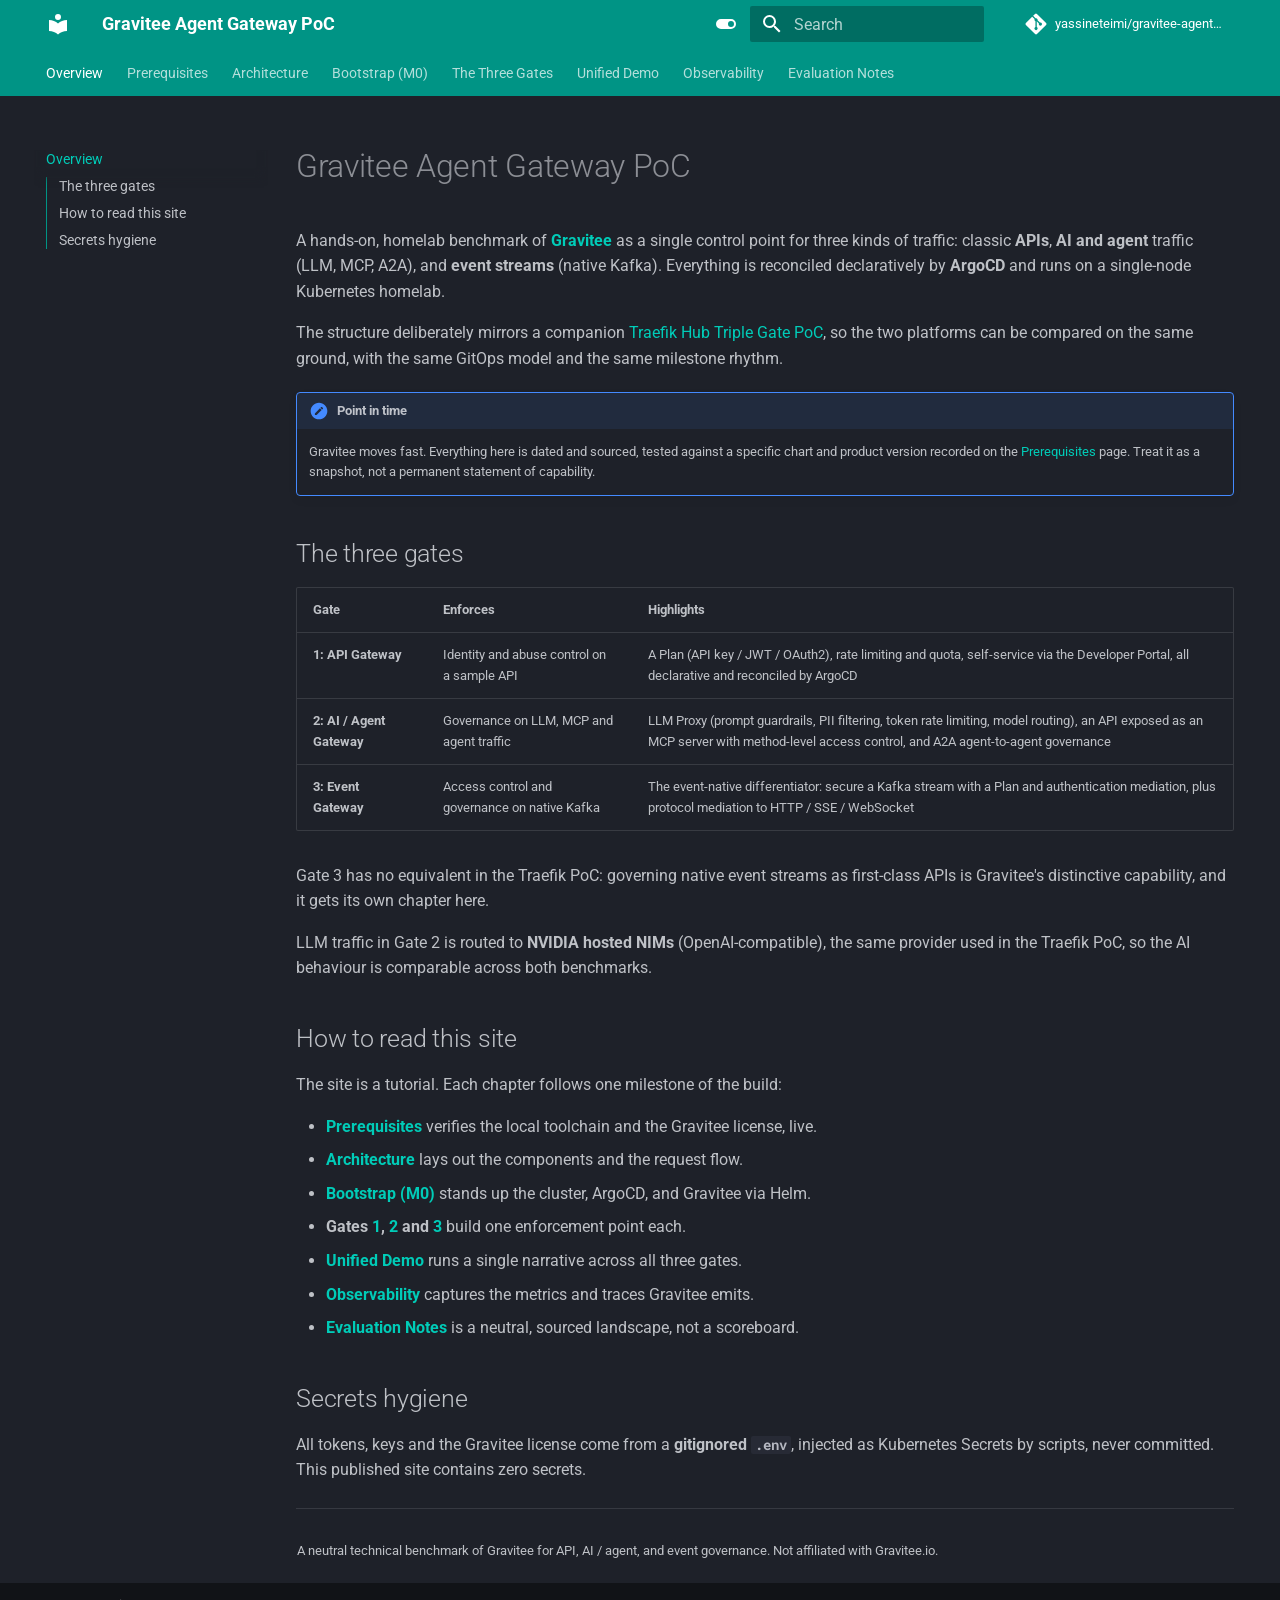
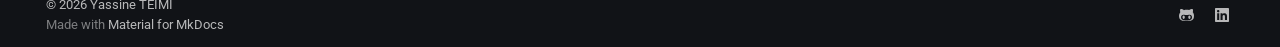
<file: index.html>
<!doctype html>
<html lang="en" class="no-js">
  <head>
    
      <meta charset="utf-8">
      <meta name="viewport" content="width=device-width,initial-scale=1">
      
        <meta name="description" content="A homelab benchmark of Gravitee across three enforcement points: an API Gateway (auth, plans, rate limit and quota), an AI / Agent Gateway (LLM, MCP and A2A governance), and an event-native Kafka Gateway. GitOps-first with ArgoCD on a local Kubernetes cluster: declarative authentication, rate limiting, LLM prompt guardrails and token controls, MCP and agent access control, and access control on native Kafka streams.">
      
      
        <meta name="author" content="Yassine TEIMI">
      
      
      
      
        <link rel="next" href="prerequisites/">
      
      
      <link rel="icon" href="assets/images/favicon.png">
      <meta name="generator" content="mkdocs-1.6.1, mkdocs-material-9.5.49">
    
    
      
        <title>Gravitee Agent Gateway PoC</title>
      
    
    
      <link rel="stylesheet" href="assets/stylesheets/main.6f8fc17f.min.css">
      
        
        <link rel="stylesheet" href="assets/stylesheets/palette.06af60db.min.css">
      
      


    
    
      
    
    
      
        
        
        <link rel="preconnect" href="https://fonts.gstatic.com" crossorigin>
        <link rel="stylesheet" href="https://fonts.googleapis.com/css?family=Roboto:300,300i,400,400i,700,700i%7CRoboto+Mono:400,400i,700,700i&display=fallback">
        <style>:root{--md-text-font:"Roboto";--md-code-font:"Roboto Mono"}</style>
      
    
    
      <link rel="stylesheet" href="stylesheets/terminal.css">
    
    <script>__md_scope=new URL(".",location),__md_hash=e=>[...e].reduce(((e,_)=>(e<<5)-e+_.charCodeAt(0)),0),__md_get=(e,_=localStorage,t=__md_scope)=>JSON.parse(_.getItem(t.pathname+"."+e)),__md_set=(e,_,t=localStorage,a=__md_scope)=>{try{t.setItem(a.pathname+"."+e,JSON.stringify(_))}catch(e){}}</script>
    
      

    
    
    
  </head>
  
  
    
    
      
    
    
    
    
    <body dir="ltr" data-md-color-scheme="slate" data-md-color-primary="teal" data-md-color-accent="lime">
  
    
    <input class="md-toggle" data-md-toggle="drawer" type="checkbox" id="__drawer" autocomplete="off">
    <input class="md-toggle" data-md-toggle="search" type="checkbox" id="__search" autocomplete="off">
    <label class="md-overlay" for="__drawer"></label>
    <div data-md-component="skip">
      
        
        <a href="#gravitee-agent-gateway-poc" class="md-skip">
          Skip to content
        </a>
      
    </div>
    <div data-md-component="announce">
      
    </div>
    
    
      

<header class="md-header" data-md-component="header">
  <nav class="md-header__inner md-grid" aria-label="Header">
    <a href="." title="Gravitee Agent Gateway PoC" class="md-header__button md-logo" aria-label="Gravitee Agent Gateway PoC" data-md-component="logo">
      
  
  <svg xmlns="http://www.w3.org/2000/svg" viewBox="0 0 24 24"><path d="M12 8a3 3 0 0 0 3-3 3 3 0 0 0-3-3 3 3 0 0 0-3 3 3 3 0 0 0 3 3m0 3.54C9.64 9.35 6.5 8 3 8v11c3.5 0 6.64 1.35 9 3.54 2.36-2.19 5.5-3.54 9-3.54V8c-3.5 0-6.64 1.35-9 3.54"/></svg>

    </a>
    <label class="md-header__button md-icon" for="__drawer">
      
      <svg xmlns="http://www.w3.org/2000/svg" viewBox="0 0 24 24"><path d="M3 6h18v2H3zm0 5h18v2H3zm0 5h18v2H3z"/></svg>
    </label>
    <div class="md-header__title" data-md-component="header-title">
      <div class="md-header__ellipsis">
        <div class="md-header__topic">
          <span class="md-ellipsis">
            Gravitee Agent Gateway PoC
          </span>
        </div>
        <div class="md-header__topic" data-md-component="header-topic">
          <span class="md-ellipsis">
            
              Overview
            
          </span>
        </div>
      </div>
    </div>
    
      
        <form class="md-header__option" data-md-component="palette">
  
    
    
    
    <input class="md-option" data-md-color-media="" data-md-color-scheme="slate" data-md-color-primary="teal" data-md-color-accent="lime"  aria-label="Switch to light mode"  type="radio" name="__palette" id="__palette_0">
    
      <label class="md-header__button md-icon" title="Switch to light mode" for="__palette_1" hidden>
        <svg xmlns="http://www.w3.org/2000/svg" viewBox="0 0 24 24"><path d="M17 7H7a5 5 0 0 0-5 5 5 5 0 0 0 5 5h10a5 5 0 0 0 5-5 5 5 0 0 0-5-5m0 8a3 3 0 0 1-3-3 3 3 0 0 1 3-3 3 3 0 0 1 3 3 3 3 0 0 1-3 3"/></svg>
      </label>
    
  
    
    
    
    <input class="md-option" data-md-color-media="" data-md-color-scheme="default" data-md-color-primary="teal" data-md-color-accent="purple"  aria-label="Switch to dark mode"  type="radio" name="__palette" id="__palette_1">
    
      <label class="md-header__button md-icon" title="Switch to dark mode" for="__palette_0" hidden>
        <svg xmlns="http://www.w3.org/2000/svg" viewBox="0 0 24 24"><path d="M17 6H7c-3.31 0-6 2.69-6 6s2.69 6 6 6h10c3.31 0 6-2.69 6-6s-2.69-6-6-6m0 10H7c-2.21 0-4-1.79-4-4s1.79-4 4-4h10c2.21 0 4 1.79 4 4s-1.79 4-4 4M7 9c-1.66 0-3 1.34-3 3s1.34 3 3 3 3-1.34 3-3-1.34-3-3-3"/></svg>
      </label>
    
  
</form>
      
    
    
      <script>var palette=__md_get("__palette");if(palette&&palette.color){if("(prefers-color-scheme)"===palette.color.media){var media=matchMedia("(prefers-color-scheme: light)"),input=document.querySelector(media.matches?"[data-md-color-media='(prefers-color-scheme: light)']":"[data-md-color-media='(prefers-color-scheme: dark)']");palette.color.media=input.getAttribute("data-md-color-media"),palette.color.scheme=input.getAttribute("data-md-color-scheme"),palette.color.primary=input.getAttribute("data-md-color-primary"),palette.color.accent=input.getAttribute("data-md-color-accent")}for(var[key,value]of Object.entries(palette.color))document.body.setAttribute("data-md-color-"+key,value)}</script>
    
    
    
      <label class="md-header__button md-icon" for="__search">
        
        <svg xmlns="http://www.w3.org/2000/svg" viewBox="0 0 24 24"><path d="M9.5 3A6.5 6.5 0 0 1 16 9.5c0 1.61-.59 3.09-1.56 4.23l.27.27h.79l5 5-1.5 1.5-5-5v-.79l-.27-.27A6.52 6.52 0 0 1 9.5 16 6.5 6.5 0 0 1 3 9.5 6.5 6.5 0 0 1 9.5 3m0 2C7 5 5 7 5 9.5S7 14 9.5 14 14 12 14 9.5 12 5 9.5 5"/></svg>
      </label>
      <div class="md-search" data-md-component="search" role="dialog">
  <label class="md-search__overlay" for="__search"></label>
  <div class="md-search__inner" role="search">
    <form class="md-search__form" name="search">
      <input type="text" class="md-search__input" name="query" aria-label="Search" placeholder="Search" autocapitalize="off" autocorrect="off" autocomplete="off" spellcheck="false" data-md-component="search-query" required>
      <label class="md-search__icon md-icon" for="__search">
        
        <svg xmlns="http://www.w3.org/2000/svg" viewBox="0 0 24 24"><path d="M9.5 3A6.5 6.5 0 0 1 16 9.5c0 1.61-.59 3.09-1.56 4.23l.27.27h.79l5 5-1.5 1.5-5-5v-.79l-.27-.27A6.52 6.52 0 0 1 9.5 16 6.5 6.5 0 0 1 3 9.5 6.5 6.5 0 0 1 9.5 3m0 2C7 5 5 7 5 9.5S7 14 9.5 14 14 12 14 9.5 12 5 9.5 5"/></svg>
        
        <svg xmlns="http://www.w3.org/2000/svg" viewBox="0 0 24 24"><path d="M20 11v2H8l5.5 5.5-1.42 1.42L4.16 12l7.92-7.92L13.5 5.5 8 11z"/></svg>
      </label>
      <nav class="md-search__options" aria-label="Search">
        
        <button type="reset" class="md-search__icon md-icon" title="Clear" aria-label="Clear" tabindex="-1">
          
          <svg xmlns="http://www.w3.org/2000/svg" viewBox="0 0 24 24"><path d="M19 6.41 17.59 5 12 10.59 6.41 5 5 6.41 10.59 12 5 17.59 6.41 19 12 13.41 17.59 19 19 17.59 13.41 12z"/></svg>
        </button>
      </nav>
      
        <div class="md-search__suggest" data-md-component="search-suggest"></div>
      
    </form>
    <div class="md-search__output">
      <div class="md-search__scrollwrap" tabindex="0" data-md-scrollfix>
        <div class="md-search-result" data-md-component="search-result">
          <div class="md-search-result__meta">
            Initializing search
          </div>
          <ol class="md-search-result__list" role="presentation"></ol>
        </div>
      </div>
    </div>
  </div>
</div>
    
    
      <div class="md-header__source">
        <a href="https://github.com/yassineteimi/gravitee-agent-gateway-poc" title="Go to repository" class="md-source" data-md-component="source">
  <div class="md-source__icon md-icon">
    
    <svg xmlns="http://www.w3.org/2000/svg" viewBox="0 0 448 512"><!--! Font Awesome Free 6.7.1 by @fontawesome - https://fontawesome.com License - https://fontawesome.com/license/free (Icons: CC BY 4.0, Fonts: SIL OFL 1.1, Code: MIT License) Copyright 2024 Fonticons, Inc.--><path d="M439.55 236.05 244 40.45a28.87 28.87 0 0 0-40.81 0l-40.66 40.63 51.52 51.52c27.06-9.14 52.68 16.77 43.39 43.68l49.66 49.66c34.23-11.8 61.18 31 35.47 56.69-26.49 26.49-70.21-2.87-56-37.34L240.22 199v121.85c25.3 12.54 22.26 41.85 9.08 55a34.34 34.34 0 0 1-48.55 0c-17.57-17.6-11.07-46.91 11.25-56v-123c-20.8-8.51-24.6-30.74-18.64-45L142.57 101 8.45 235.14a28.86 28.86 0 0 0 0 40.81l195.61 195.6a28.86 28.86 0 0 0 40.8 0l194.69-194.69a28.86 28.86 0 0 0 0-40.81"/></svg>
  </div>
  <div class="md-source__repository">
    yassineteimi/gravitee-agent-gateway-poc
  </div>
</a>
      </div>
    
  </nav>
  
</header>
    
    <div class="md-container" data-md-component="container">
      
      
        
          
            
<nav class="md-tabs" aria-label="Tabs" data-md-component="tabs">
  <div class="md-grid">
    <ul class="md-tabs__list">
      
        
  
  
    
  
  
    <li class="md-tabs__item md-tabs__item--active">
      <a href="." class="md-tabs__link">
        
  
    
  
  Overview

      </a>
    </li>
  

      
        
  
  
  
    <li class="md-tabs__item">
      <a href="prerequisites/" class="md-tabs__link">
        
  
    
  
  Prerequisites

      </a>
    </li>
  

      
        
  
  
  
    <li class="md-tabs__item">
      <a href="architecture/" class="md-tabs__link">
        
  
    
  
  Architecture

      </a>
    </li>
  

      
        
  
  
  
    <li class="md-tabs__item">
      <a href="bootstrap/" class="md-tabs__link">
        
  
    
  
  Bootstrap (M0)

      </a>
    </li>
  

      
        
  
  
  
    
    
      <li class="md-tabs__item">
        <a href="gates/api-gateway/" class="md-tabs__link">
          
  
  The Three Gates

        </a>
      </li>
    
  

      
        
  
  
  
    <li class="md-tabs__item">
      <a href="unified-demo/" class="md-tabs__link">
        
  
    
  
  Unified Demo

      </a>
    </li>
  

      
        
  
  
  
    <li class="md-tabs__item">
      <a href="observability/" class="md-tabs__link">
        
  
    
  
  Observability

      </a>
    </li>
  

      
        
  
  
  
    <li class="md-tabs__item">
      <a href="evaluation/" class="md-tabs__link">
        
  
    
  
  Evaluation Notes

      </a>
    </li>
  

      
    </ul>
  </div>
</nav>
          
        
      
      <main class="md-main" data-md-component="main">
        <div class="md-main__inner md-grid">
          
            
              
              <div class="md-sidebar md-sidebar--primary" data-md-component="sidebar" data-md-type="navigation" >
                <div class="md-sidebar__scrollwrap">
                  <div class="md-sidebar__inner">
                    


  


  

<nav class="md-nav md-nav--primary md-nav--lifted md-nav--integrated" aria-label="Navigation" data-md-level="0">
  <label class="md-nav__title" for="__drawer">
    <a href="." title="Gravitee Agent Gateway PoC" class="md-nav__button md-logo" aria-label="Gravitee Agent Gateway PoC" data-md-component="logo">
      
  
  <svg xmlns="http://www.w3.org/2000/svg" viewBox="0 0 24 24"><path d="M12 8a3 3 0 0 0 3-3 3 3 0 0 0-3-3 3 3 0 0 0-3 3 3 3 0 0 0 3 3m0 3.54C9.64 9.35 6.5 8 3 8v11c3.5 0 6.64 1.35 9 3.54 2.36-2.19 5.5-3.54 9-3.54V8c-3.5 0-6.64 1.35-9 3.54"/></svg>

    </a>
    Gravitee Agent Gateway PoC
  </label>
  
    <div class="md-nav__source">
      <a href="https://github.com/yassineteimi/gravitee-agent-gateway-poc" title="Go to repository" class="md-source" data-md-component="source">
  <div class="md-source__icon md-icon">
    
    <svg xmlns="http://www.w3.org/2000/svg" viewBox="0 0 448 512"><!--! Font Awesome Free 6.7.1 by @fontawesome - https://fontawesome.com License - https://fontawesome.com/license/free (Icons: CC BY 4.0, Fonts: SIL OFL 1.1, Code: MIT License) Copyright 2024 Fonticons, Inc.--><path d="M439.55 236.05 244 40.45a28.87 28.87 0 0 0-40.81 0l-40.66 40.63 51.52 51.52c27.06-9.14 52.68 16.77 43.39 43.68l49.66 49.66c34.23-11.8 61.18 31 35.47 56.69-26.49 26.49-70.21-2.87-56-37.34L240.22 199v121.85c25.3 12.54 22.26 41.85 9.08 55a34.34 34.34 0 0 1-48.55 0c-17.57-17.6-11.07-46.91 11.25-56v-123c-20.8-8.51-24.6-30.74-18.64-45L142.57 101 8.45 235.14a28.86 28.86 0 0 0 0 40.81l195.61 195.6a28.86 28.86 0 0 0 40.8 0l194.69-194.69a28.86 28.86 0 0 0 0-40.81"/></svg>
  </div>
  <div class="md-source__repository">
    yassineteimi/gravitee-agent-gateway-poc
  </div>
</a>
    </div>
  
  <ul class="md-nav__list" data-md-scrollfix>
    
      
      
  
  
    
  
  
  
    <li class="md-nav__item md-nav__item--active">
      
      <input class="md-nav__toggle md-toggle" type="checkbox" id="__toc">
      
      
        
      
      
        <label class="md-nav__link md-nav__link--active" for="__toc">
          
  
  <span class="md-ellipsis">
    Overview
  </span>
  

          <span class="md-nav__icon md-icon"></span>
        </label>
      
      <a href="." class="md-nav__link md-nav__link--active">
        
  
  <span class="md-ellipsis">
    Overview
  </span>
  

      </a>
      
        

<nav class="md-nav md-nav--secondary" aria-label="Table of contents">
  
  
  
    
  
  
    <label class="md-nav__title" for="__toc">
      <span class="md-nav__icon md-icon"></span>
      Table of contents
    </label>
    <ul class="md-nav__list" data-md-component="toc" data-md-scrollfix>
      
        <li class="md-nav__item">
  <a href="#the-three-gates" class="md-nav__link">
    <span class="md-ellipsis">
      The three gates
    </span>
  </a>
  
</li>
      
        <li class="md-nav__item">
  <a href="#how-to-read-this-site" class="md-nav__link">
    <span class="md-ellipsis">
      How to read this site
    </span>
  </a>
  
</li>
      
        <li class="md-nav__item">
  <a href="#secrets-hygiene" class="md-nav__link">
    <span class="md-ellipsis">
      Secrets hygiene
    </span>
  </a>
  
</li>
      
    </ul>
  
</nav>
      
    </li>
  

    
      
      
  
  
  
  
    <li class="md-nav__item">
      <a href="prerequisites/" class="md-nav__link">
        
  
  <span class="md-ellipsis">
    Prerequisites
  </span>
  

      </a>
    </li>
  

    
      
      
  
  
  
  
    <li class="md-nav__item">
      <a href="architecture/" class="md-nav__link">
        
  
  <span class="md-ellipsis">
    Architecture
  </span>
  

      </a>
    </li>
  

    
      
      
  
  
  
  
    <li class="md-nav__item">
      <a href="bootstrap/" class="md-nav__link">
        
  
  <span class="md-ellipsis">
    Bootstrap (M0)
  </span>
  

      </a>
    </li>
  

    
      
      
  
  
  
  
    
    
    
      
      
        
      
    
    
    <li class="md-nav__item md-nav__item--nested">
      
        
        
        <input class="md-nav__toggle md-toggle " type="checkbox" id="__nav_5" >
        
          
          <label class="md-nav__link" for="__nav_5" id="__nav_5_label" tabindex="0">
            
  
  <span class="md-ellipsis">
    The Three Gates
  </span>
  

            <span class="md-nav__icon md-icon"></span>
          </label>
        
        <nav class="md-nav" data-md-level="1" aria-labelledby="__nav_5_label" aria-expanded="false">
          <label class="md-nav__title" for="__nav_5">
            <span class="md-nav__icon md-icon"></span>
            The Three Gates
          </label>
          <ul class="md-nav__list" data-md-scrollfix>
            
              
                
  
  
  
  
    <li class="md-nav__item">
      <a href="gates/api-gateway/" class="md-nav__link">
        
  
  <span class="md-ellipsis">
    Gate 1: API Gateway
  </span>
  

      </a>
    </li>
  

              
            
              
                
  
  
  
  
    <li class="md-nav__item">
      <a href="gates/ai-agent-gateway/" class="md-nav__link">
        
  
  <span class="md-ellipsis">
    Gate 2: AI / Agent Gateway
  </span>
  

      </a>
    </li>
  

              
            
              
                
  
  
  
  
    <li class="md-nav__item">
      <a href="gates/event-gateway/" class="md-nav__link">
        
  
  <span class="md-ellipsis">
    Gate 3: Event Gateway
  </span>
  

      </a>
    </li>
  

              
            
          </ul>
        </nav>
      
    </li>
  

    
      
      
  
  
  
  
    <li class="md-nav__item">
      <a href="unified-demo/" class="md-nav__link">
        
  
  <span class="md-ellipsis">
    Unified Demo
  </span>
  

      </a>
    </li>
  

    
      
      
  
  
  
  
    <li class="md-nav__item">
      <a href="observability/" class="md-nav__link">
        
  
  <span class="md-ellipsis">
    Observability
  </span>
  

      </a>
    </li>
  

    
      
      
  
  
  
  
    <li class="md-nav__item">
      <a href="evaluation/" class="md-nav__link">
        
  
  <span class="md-ellipsis">
    Evaluation Notes
  </span>
  

      </a>
    </li>
  

    
  </ul>
</nav>
                  </div>
                </div>
              </div>
            
            
          
          
            <div class="md-content" data-md-component="content">
              <article class="md-content__inner md-typeset">
                
                  

  
  


<h1 id="gravitee-agent-gateway-poc">Gravitee Agent Gateway PoC</h1>
<p>A hands-on, homelab benchmark of <strong><a href="https://www.gravitee.io/">Gravitee</a></strong> as a single control point for three kinds of traffic: classic <strong>APIs</strong>, <strong>AI and agent</strong> traffic (LLM, MCP, A2A), and <strong>event streams</strong> (native Kafka). Everything is reconciled declaratively by <strong>ArgoCD</strong> and runs on a single-node Kubernetes homelab.</p>
<p>The structure deliberately mirrors a companion <a href="https://yassineteimi.github.io/traefik-hub-triple-gate/">Traefik Hub Triple Gate PoC</a>, so the two platforms can be compared on the same ground, with the same GitOps model and the same milestone rhythm.</p>
<div class="admonition note">
<p class="admonition-title">Point in time</p>
<p>Gravitee moves fast. Everything here is dated and sourced, tested against a specific chart and product version recorded on the <a href="prerequisites/">Prerequisites</a> page. Treat it as a snapshot, not a permanent statement of capability.</p>
</div>
<h2 id="the-three-gates">The three gates</h2>
<table>
<thead>
<tr>
<th>Gate</th>
<th>Enforces</th>
<th>Highlights</th>
</tr>
</thead>
<tbody>
<tr>
<td><strong>1: API Gateway</strong></td>
<td>Identity and abuse control on a sample API</td>
<td>A Plan (API key / JWT / OAuth2), rate limiting and quota, self-service via the Developer Portal, all declarative and reconciled by ArgoCD</td>
</tr>
<tr>
<td><strong>2: AI / Agent Gateway</strong></td>
<td>Governance on LLM, MCP and agent traffic</td>
<td>LLM Proxy (prompt guardrails, PII filtering, token rate limiting, model routing), an API exposed as an MCP server with method-level access control, and A2A agent-to-agent governance</td>
</tr>
<tr>
<td><strong>3: Event Gateway</strong></td>
<td>Access control and governance on native Kafka</td>
<td>The event-native differentiator: secure a Kafka stream with a Plan and authentication mediation, plus protocol mediation to HTTP / SSE / WebSocket</td>
</tr>
</tbody>
</table>
<p>Gate 3 has no equivalent in the Traefik PoC: governing native event streams as first-class APIs is Gravitee's distinctive capability, and it gets its own chapter here.</p>
<p>LLM traffic in Gate 2 is routed to <strong>NVIDIA hosted NIMs</strong> (OpenAI-compatible), the same provider used in the Traefik PoC, so the AI behaviour is comparable across both benchmarks.</p>
<h2 id="how-to-read-this-site">How to read this site</h2>
<p>The site is a tutorial. Each chapter follows one milestone of the build:</p>
<ul>
<li><strong><a href="prerequisites/">Prerequisites</a></strong> verifies the local toolchain and the Gravitee license, live.</li>
<li><strong><a href="architecture/">Architecture</a></strong> lays out the components and the request flow.</li>
<li><strong><a href="bootstrap/">Bootstrap (M0)</a></strong> stands up the cluster, ArgoCD, and Gravitee via Helm.</li>
<li><strong>Gates <a href="gates/api-gateway/">1</a>, <a href="gates/ai-agent-gateway/">2</a> and <a href="gates/event-gateway/">3</a></strong> build one enforcement point each.</li>
<li><strong><a href="unified-demo/">Unified Demo</a></strong> runs a single narrative across all three gates.</li>
<li><strong><a href="observability/">Observability</a></strong> captures the metrics and traces Gravitee emits.</li>
<li><strong><a href="evaluation/">Evaluation Notes</a></strong> is a neutral, sourced landscape, not a scoreboard.</li>
</ul>
<h2 id="secrets-hygiene">Secrets hygiene</h2>
<p>All tokens, keys and the Gravitee license come from a <strong>gitignored <code>.env</code></strong>, injected as Kubernetes Secrets by scripts, never committed. This published site contains zero secrets.</p>
<hr />
<p><sub>A neutral technical benchmark of Gravitee for API, AI / agent, and event governance. Not affiliated with Gravitee.io.</sub></p>












                
              </article>
            </div>
          
          
  <script>var tabs=__md_get("__tabs");if(Array.isArray(tabs))e:for(var set of document.querySelectorAll(".tabbed-set")){var labels=set.querySelector(".tabbed-labels");for(var tab of tabs)for(var label of labels.getElementsByTagName("label"))if(label.innerText.trim()===tab){var input=document.getElementById(label.htmlFor);input.checked=!0;continue e}}</script>

<script>var target=document.getElementById(location.hash.slice(1));target&&target.name&&(target.checked=target.name.startsWith("__tabbed_"))</script>
        </div>
        
          <button type="button" class="md-top md-icon" data-md-component="top" hidden>
  
  <svg xmlns="http://www.w3.org/2000/svg" viewBox="0 0 24 24"><path d="M13 20h-2V8l-5.5 5.5-1.42-1.42L12 4.16l7.92 7.92-1.42 1.42L13 8z"/></svg>
  Back to top
</button>
        
      </main>
      
        <footer class="md-footer">
  
  <div class="md-footer-meta md-typeset">
    <div class="md-footer-meta__inner md-grid">
      <div class="md-copyright">
  
    <div class="md-copyright__highlight">
      &copy; 2026 <a href="https://github.com/yassineteimi" target="_blank" rel="noopener">Yassine TEIMI</a>

    </div>
  
  
    Made with
    <a href="https://squidfunk.github.io/mkdocs-material/" target="_blank" rel="noopener">
      Material for MkDocs
    </a>
  
</div>
      
        <div class="md-social">
  
    
    
    
    
      
      
    
    <a href="https://github.com/yassineteimi" target="_blank" rel="noopener" title="github.com" class="md-social__link">
      <svg xmlns="http://www.w3.org/2000/svg" viewBox="0 0 480 512"><!--! Font Awesome Free 6.7.1 by @fontawesome - https://fontawesome.com License - https://fontawesome.com/license/free (Icons: CC BY 4.0, Fonts: SIL OFL 1.1, Code: MIT License) Copyright 2024 Fonticons, Inc.--><path d="M186.1 328.7c0 20.9-10.9 55.1-36.7 55.1s-36.7-34.2-36.7-55.1 10.9-55.1 36.7-55.1 36.7 34.2 36.7 55.1M480 278.2c0 31.9-3.2 65.7-17.5 95-37.9 76.6-142.1 74.8-216.7 74.8-75.8 0-186.2 2.7-225.6-74.8-14.6-29-20.2-63.1-20.2-95 0-41.9 13.9-81.5 41.5-113.6-5.2-15.8-7.7-32.4-7.7-48.8 0-21.5 4.9-32.3 14.6-51.8 45.3 0 74.3 9 108.8 36 29-6.9 58.8-10 88.7-10 27 0 54.2 2.9 80.4 9.2 34-26.7 63-35.2 107.8-35.2 9.8 19.5 14.6 30.3 14.6 51.8 0 16.4-2.6 32.7-7.7 48.2 27.5 32.4 39 72.3 39 114.2m-64.3 50.5c0-43.9-26.7-82.6-73.5-82.6-18.9 0-37 3.4-56 6-14.9 2.3-29.8 3.2-45.1 3.2-15.2 0-30.1-.9-45.1-3.2-18.7-2.6-37-6-56-6-46.8 0-73.5 38.7-73.5 82.6 0 87.8 80.4 101.3 150.4 101.3h48.2c70.3 0 150.6-13.4 150.6-101.3m-82.6-55.1c-25.8 0-36.7 34.2-36.7 55.1s10.9 55.1 36.7 55.1 36.7-34.2 36.7-55.1-10.9-55.1-36.7-55.1"/></svg>
    </a>
  
    
    
    
    
      
      
    
    <a href="https://linkedin.com/in/yassine-teimi" target="_blank" rel="noopener" title="linkedin.com" class="md-social__link">
      <svg xmlns="http://www.w3.org/2000/svg" viewBox="0 0 448 512"><!--! Font Awesome Free 6.7.1 by @fontawesome - https://fontawesome.com License - https://fontawesome.com/license/free (Icons: CC BY 4.0, Fonts: SIL OFL 1.1, Code: MIT License) Copyright 2024 Fonticons, Inc.--><path d="M416 32H31.9C14.3 32 0 46.5 0 64.3v383.4C0 465.5 14.3 480 31.9 480H416c17.6 0 32-14.5 32-32.3V64.3c0-17.8-14.4-32.3-32-32.3M135.4 416H69V202.2h66.5V416zm-33.2-243c-21.3 0-38.5-17.3-38.5-38.5S80.9 96 102.2 96c21.2 0 38.5 17.3 38.5 38.5 0 21.3-17.2 38.5-38.5 38.5m282.1 243h-66.4V312c0-24.8-.5-56.7-34.5-56.7-34.6 0-39.9 27-39.9 54.9V416h-66.4V202.2h63.7v29.2h.9c8.9-16.8 30.6-34.5 62.9-34.5 67.2 0 79.7 44.3 79.7 101.9z"/></svg>
    </a>
  
</div>
      
    </div>
  </div>
</footer>
      
    </div>
    <div class="md-dialog" data-md-component="dialog">
      <div class="md-dialog__inner md-typeset"></div>
    </div>
    
    
    <script id="__config" type="application/json">{"base": ".", "features": ["navigation.tabs", "navigation.sections", "toc.integrate", "navigation.top", "search.suggest", "search.highlight", "content.tabs.link", "content.code.annotation", "content.code.copy"], "search": "assets/javascripts/workers/search.6ce7567c.min.js", "translations": {"clipboard.copied": "Copied to clipboard", "clipboard.copy": "Copy to clipboard", "search.result.more.one": "1 more on this page", "search.result.more.other": "# more on this page", "search.result.none": "No matching documents", "search.result.one": "1 matching document", "search.result.other": "# matching documents", "search.result.placeholder": "Type to start searching", "search.result.term.missing": "Missing", "select.version": "Select version"}}</script>
    
    
      <script src="assets/javascripts/bundle.88dd0f4e.min.js"></script>
      
    
  </body>
</html>
</file>
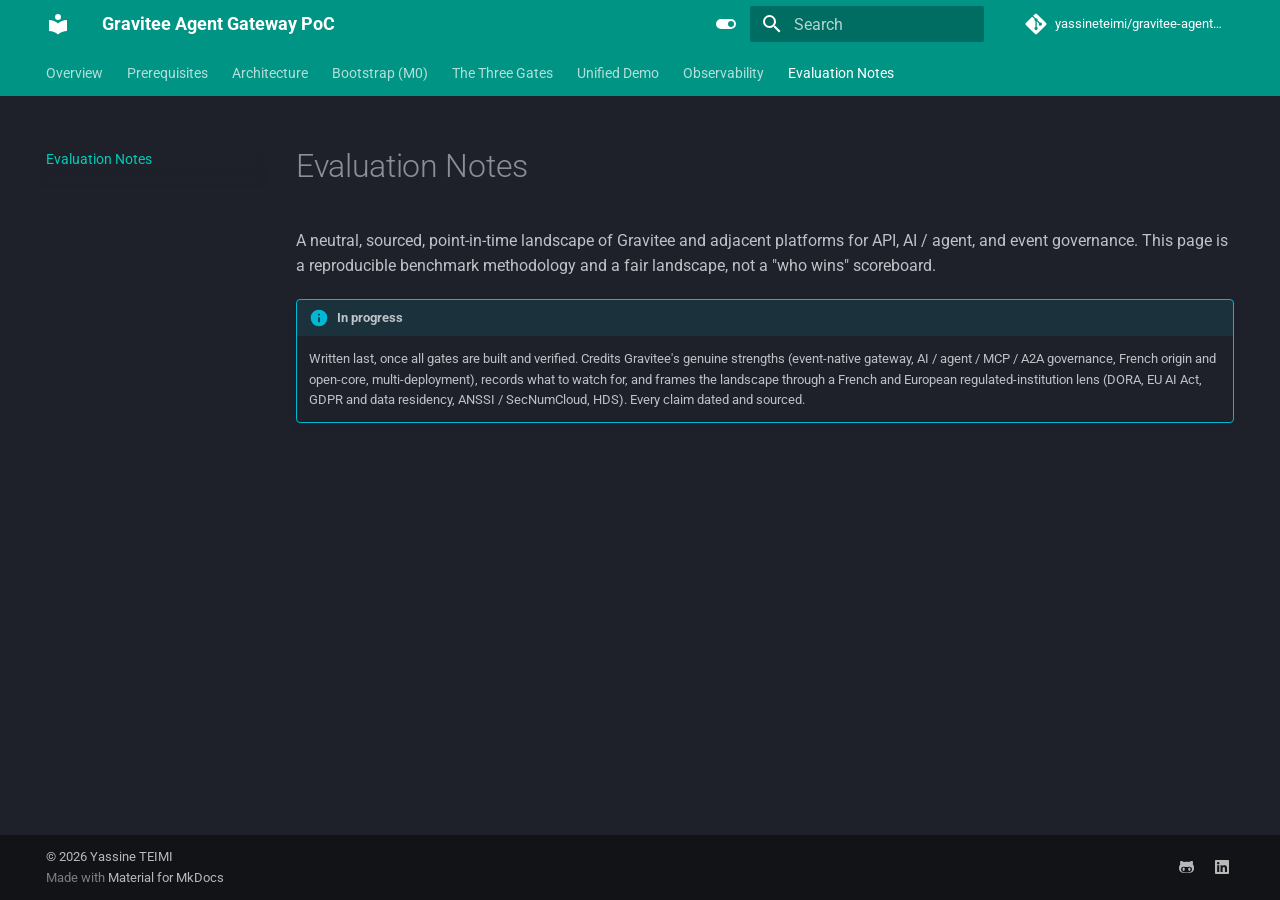
<file: evaluation/index.html>
<!doctype html>
<html lang="en" class="no-js">
  <head>
    
      <meta charset="utf-8">
      <meta name="viewport" content="width=device-width,initial-scale=1">
      
        <meta name="description" content="A homelab benchmark of Gravitee across three enforcement points: an API Gateway (auth, plans, rate limit and quota), an AI / Agent Gateway (LLM, MCP and A2A governance), and an event-native Kafka Gateway. GitOps-first with ArgoCD on a local Kubernetes cluster: declarative authentication, rate limiting, LLM prompt guardrails and token controls, MCP and agent access control, and access control on native Kafka streams.">
      
      
        <meta name="author" content="Yassine TEIMI">
      
      
      
        <link rel="prev" href="../observability/">
      
      
      
      <link rel="icon" href="../assets/images/favicon.png">
      <meta name="generator" content="mkdocs-1.6.1, mkdocs-material-9.5.49">
    
    
      
        <title>Evaluation Notes - Gravitee Agent Gateway PoC</title>
      
    
    
      <link rel="stylesheet" href="../assets/stylesheets/main.6f8fc17f.min.css">
      
        
        <link rel="stylesheet" href="../assets/stylesheets/palette.06af60db.min.css">
      
      


    
    
      
    
    
      
        
        
        <link rel="preconnect" href="https://fonts.gstatic.com" crossorigin>
        <link rel="stylesheet" href="https://fonts.googleapis.com/css?family=Roboto:300,300i,400,400i,700,700i%7CRoboto+Mono:400,400i,700,700i&display=fallback">
        <style>:root{--md-text-font:"Roboto";--md-code-font:"Roboto Mono"}</style>
      
    
    
      <link rel="stylesheet" href="../stylesheets/terminal.css">
    
    <script>__md_scope=new URL("..",location),__md_hash=e=>[...e].reduce(((e,_)=>(e<<5)-e+_.charCodeAt(0)),0),__md_get=(e,_=localStorage,t=__md_scope)=>JSON.parse(_.getItem(t.pathname+"."+e)),__md_set=(e,_,t=localStorage,a=__md_scope)=>{try{t.setItem(a.pathname+"."+e,JSON.stringify(_))}catch(e){}}</script>
    
      

    
    
    
  </head>
  
  
    
    
      
    
    
    
    
    <body dir="ltr" data-md-color-scheme="slate" data-md-color-primary="teal" data-md-color-accent="lime">
  
    
    <input class="md-toggle" data-md-toggle="drawer" type="checkbox" id="__drawer" autocomplete="off">
    <input class="md-toggle" data-md-toggle="search" type="checkbox" id="__search" autocomplete="off">
    <label class="md-overlay" for="__drawer"></label>
    <div data-md-component="skip">
      
        
        <a href="#evaluation-notes" class="md-skip">
          Skip to content
        </a>
      
    </div>
    <div data-md-component="announce">
      
    </div>
    
    
      

<header class="md-header" data-md-component="header">
  <nav class="md-header__inner md-grid" aria-label="Header">
    <a href=".." title="Gravitee Agent Gateway PoC" class="md-header__button md-logo" aria-label="Gravitee Agent Gateway PoC" data-md-component="logo">
      
  
  <svg xmlns="http://www.w3.org/2000/svg" viewBox="0 0 24 24"><path d="M12 8a3 3 0 0 0 3-3 3 3 0 0 0-3-3 3 3 0 0 0-3 3 3 3 0 0 0 3 3m0 3.54C9.64 9.35 6.5 8 3 8v11c3.5 0 6.64 1.35 9 3.54 2.36-2.19 5.5-3.54 9-3.54V8c-3.5 0-6.64 1.35-9 3.54"/></svg>

    </a>
    <label class="md-header__button md-icon" for="__drawer">
      
      <svg xmlns="http://www.w3.org/2000/svg" viewBox="0 0 24 24"><path d="M3 6h18v2H3zm0 5h18v2H3zm0 5h18v2H3z"/></svg>
    </label>
    <div class="md-header__title" data-md-component="header-title">
      <div class="md-header__ellipsis">
        <div class="md-header__topic">
          <span class="md-ellipsis">
            Gravitee Agent Gateway PoC
          </span>
        </div>
        <div class="md-header__topic" data-md-component="header-topic">
          <span class="md-ellipsis">
            
              Evaluation Notes
            
          </span>
        </div>
      </div>
    </div>
    
      
        <form class="md-header__option" data-md-component="palette">
  
    
    
    
    <input class="md-option" data-md-color-media="" data-md-color-scheme="slate" data-md-color-primary="teal" data-md-color-accent="lime"  aria-label="Switch to light mode"  type="radio" name="__palette" id="__palette_0">
    
      <label class="md-header__button md-icon" title="Switch to light mode" for="__palette_1" hidden>
        <svg xmlns="http://www.w3.org/2000/svg" viewBox="0 0 24 24"><path d="M17 7H7a5 5 0 0 0-5 5 5 5 0 0 0 5 5h10a5 5 0 0 0 5-5 5 5 0 0 0-5-5m0 8a3 3 0 0 1-3-3 3 3 0 0 1 3-3 3 3 0 0 1 3 3 3 3 0 0 1-3 3"/></svg>
      </label>
    
  
    
    
    
    <input class="md-option" data-md-color-media="" data-md-color-scheme="default" data-md-color-primary="teal" data-md-color-accent="purple"  aria-label="Switch to dark mode"  type="radio" name="__palette" id="__palette_1">
    
      <label class="md-header__button md-icon" title="Switch to dark mode" for="__palette_0" hidden>
        <svg xmlns="http://www.w3.org/2000/svg" viewBox="0 0 24 24"><path d="M17 6H7c-3.31 0-6 2.69-6 6s2.69 6 6 6h10c3.31 0 6-2.69 6-6s-2.69-6-6-6m0 10H7c-2.21 0-4-1.79-4-4s1.79-4 4-4h10c2.21 0 4 1.79 4 4s-1.79 4-4 4M7 9c-1.66 0-3 1.34-3 3s1.34 3 3 3 3-1.34 3-3-1.34-3-3-3"/></svg>
      </label>
    
  
</form>
      
    
    
      <script>var palette=__md_get("__palette");if(palette&&palette.color){if("(prefers-color-scheme)"===palette.color.media){var media=matchMedia("(prefers-color-scheme: light)"),input=document.querySelector(media.matches?"[data-md-color-media='(prefers-color-scheme: light)']":"[data-md-color-media='(prefers-color-scheme: dark)']");palette.color.media=input.getAttribute("data-md-color-media"),palette.color.scheme=input.getAttribute("data-md-color-scheme"),palette.color.primary=input.getAttribute("data-md-color-primary"),palette.color.accent=input.getAttribute("data-md-color-accent")}for(var[key,value]of Object.entries(palette.color))document.body.setAttribute("data-md-color-"+key,value)}</script>
    
    
    
      <label class="md-header__button md-icon" for="__search">
        
        <svg xmlns="http://www.w3.org/2000/svg" viewBox="0 0 24 24"><path d="M9.5 3A6.5 6.5 0 0 1 16 9.5c0 1.61-.59 3.09-1.56 4.23l.27.27h.79l5 5-1.5 1.5-5-5v-.79l-.27-.27A6.52 6.52 0 0 1 9.5 16 6.5 6.5 0 0 1 3 9.5 6.5 6.5 0 0 1 9.5 3m0 2C7 5 5 7 5 9.5S7 14 9.5 14 14 12 14 9.5 12 5 9.5 5"/></svg>
      </label>
      <div class="md-search" data-md-component="search" role="dialog">
  <label class="md-search__overlay" for="__search"></label>
  <div class="md-search__inner" role="search">
    <form class="md-search__form" name="search">
      <input type="text" class="md-search__input" name="query" aria-label="Search" placeholder="Search" autocapitalize="off" autocorrect="off" autocomplete="off" spellcheck="false" data-md-component="search-query" required>
      <label class="md-search__icon md-icon" for="__search">
        
        <svg xmlns="http://www.w3.org/2000/svg" viewBox="0 0 24 24"><path d="M9.5 3A6.5 6.5 0 0 1 16 9.5c0 1.61-.59 3.09-1.56 4.23l.27.27h.79l5 5-1.5 1.5-5-5v-.79l-.27-.27A6.52 6.52 0 0 1 9.5 16 6.5 6.5 0 0 1 3 9.5 6.5 6.5 0 0 1 9.5 3m0 2C7 5 5 7 5 9.5S7 14 9.5 14 14 12 14 9.5 12 5 9.5 5"/></svg>
        
        <svg xmlns="http://www.w3.org/2000/svg" viewBox="0 0 24 24"><path d="M20 11v2H8l5.5 5.5-1.42 1.42L4.16 12l7.92-7.92L13.5 5.5 8 11z"/></svg>
      </label>
      <nav class="md-search__options" aria-label="Search">
        
        <button type="reset" class="md-search__icon md-icon" title="Clear" aria-label="Clear" tabindex="-1">
          
          <svg xmlns="http://www.w3.org/2000/svg" viewBox="0 0 24 24"><path d="M19 6.41 17.59 5 12 10.59 6.41 5 5 6.41 10.59 12 5 17.59 6.41 19 12 13.41 17.59 19 19 17.59 13.41 12z"/></svg>
        </button>
      </nav>
      
        <div class="md-search__suggest" data-md-component="search-suggest"></div>
      
    </form>
    <div class="md-search__output">
      <div class="md-search__scrollwrap" tabindex="0" data-md-scrollfix>
        <div class="md-search-result" data-md-component="search-result">
          <div class="md-search-result__meta">
            Initializing search
          </div>
          <ol class="md-search-result__list" role="presentation"></ol>
        </div>
      </div>
    </div>
  </div>
</div>
    
    
      <div class="md-header__source">
        <a href="https://github.com/yassineteimi/gravitee-agent-gateway-poc" title="Go to repository" class="md-source" data-md-component="source">
  <div class="md-source__icon md-icon">
    
    <svg xmlns="http://www.w3.org/2000/svg" viewBox="0 0 448 512"><!--! Font Awesome Free 6.7.1 by @fontawesome - https://fontawesome.com License - https://fontawesome.com/license/free (Icons: CC BY 4.0, Fonts: SIL OFL 1.1, Code: MIT License) Copyright 2024 Fonticons, Inc.--><path d="M439.55 236.05 244 40.45a28.87 28.87 0 0 0-40.81 0l-40.66 40.63 51.52 51.52c27.06-9.14 52.68 16.77 43.39 43.68l49.66 49.66c34.23-11.8 61.18 31 35.47 56.69-26.49 26.49-70.21-2.87-56-37.34L240.22 199v121.85c25.3 12.54 22.26 41.85 9.08 55a34.34 34.34 0 0 1-48.55 0c-17.57-17.6-11.07-46.91 11.25-56v-123c-20.8-8.51-24.6-30.74-18.64-45L142.57 101 8.45 235.14a28.86 28.86 0 0 0 0 40.81l195.61 195.6a28.86 28.86 0 0 0 40.8 0l194.69-194.69a28.86 28.86 0 0 0 0-40.81"/></svg>
  </div>
  <div class="md-source__repository">
    yassineteimi/gravitee-agent-gateway-poc
  </div>
</a>
      </div>
    
  </nav>
  
</header>
    
    <div class="md-container" data-md-component="container">
      
      
        
          
            
<nav class="md-tabs" aria-label="Tabs" data-md-component="tabs">
  <div class="md-grid">
    <ul class="md-tabs__list">
      
        
  
  
  
    <li class="md-tabs__item">
      <a href=".." class="md-tabs__link">
        
  
    
  
  Overview

      </a>
    </li>
  

      
        
  
  
  
    <li class="md-tabs__item">
      <a href="../prerequisites/" class="md-tabs__link">
        
  
    
  
  Prerequisites

      </a>
    </li>
  

      
        
  
  
  
    <li class="md-tabs__item">
      <a href="../architecture/" class="md-tabs__link">
        
  
    
  
  Architecture

      </a>
    </li>
  

      
        
  
  
  
    <li class="md-tabs__item">
      <a href="../bootstrap/" class="md-tabs__link">
        
  
    
  
  Bootstrap (M0)

      </a>
    </li>
  

      
        
  
  
  
    
    
      <li class="md-tabs__item">
        <a href="../gates/api-gateway/" class="md-tabs__link">
          
  
  The Three Gates

        </a>
      </li>
    
  

      
        
  
  
  
    <li class="md-tabs__item">
      <a href="../unified-demo/" class="md-tabs__link">
        
  
    
  
  Unified Demo

      </a>
    </li>
  

      
        
  
  
  
    <li class="md-tabs__item">
      <a href="../observability/" class="md-tabs__link">
        
  
    
  
  Observability

      </a>
    </li>
  

      
        
  
  
    
  
  
    <li class="md-tabs__item md-tabs__item--active">
      <a href="./" class="md-tabs__link">
        
  
    
  
  Evaluation Notes

      </a>
    </li>
  

      
    </ul>
  </div>
</nav>
          
        
      
      <main class="md-main" data-md-component="main">
        <div class="md-main__inner md-grid">
          
            
              
              <div class="md-sidebar md-sidebar--primary" data-md-component="sidebar" data-md-type="navigation" >
                <div class="md-sidebar__scrollwrap">
                  <div class="md-sidebar__inner">
                    


  


  

<nav class="md-nav md-nav--primary md-nav--lifted md-nav--integrated" aria-label="Navigation" data-md-level="0">
  <label class="md-nav__title" for="__drawer">
    <a href=".." title="Gravitee Agent Gateway PoC" class="md-nav__button md-logo" aria-label="Gravitee Agent Gateway PoC" data-md-component="logo">
      
  
  <svg xmlns="http://www.w3.org/2000/svg" viewBox="0 0 24 24"><path d="M12 8a3 3 0 0 0 3-3 3 3 0 0 0-3-3 3 3 0 0 0-3 3 3 3 0 0 0 3 3m0 3.54C9.64 9.35 6.5 8 3 8v11c3.5 0 6.64 1.35 9 3.54 2.36-2.19 5.5-3.54 9-3.54V8c-3.5 0-6.64 1.35-9 3.54"/></svg>

    </a>
    Gravitee Agent Gateway PoC
  </label>
  
    <div class="md-nav__source">
      <a href="https://github.com/yassineteimi/gravitee-agent-gateway-poc" title="Go to repository" class="md-source" data-md-component="source">
  <div class="md-source__icon md-icon">
    
    <svg xmlns="http://www.w3.org/2000/svg" viewBox="0 0 448 512"><!--! Font Awesome Free 6.7.1 by @fontawesome - https://fontawesome.com License - https://fontawesome.com/license/free (Icons: CC BY 4.0, Fonts: SIL OFL 1.1, Code: MIT License) Copyright 2024 Fonticons, Inc.--><path d="M439.55 236.05 244 40.45a28.87 28.87 0 0 0-40.81 0l-40.66 40.63 51.52 51.52c27.06-9.14 52.68 16.77 43.39 43.68l49.66 49.66c34.23-11.8 61.18 31 35.47 56.69-26.49 26.49-70.21-2.87-56-37.34L240.22 199v121.85c25.3 12.54 22.26 41.85 9.08 55a34.34 34.34 0 0 1-48.55 0c-17.57-17.6-11.07-46.91 11.25-56v-123c-20.8-8.51-24.6-30.74-18.64-45L142.57 101 8.45 235.14a28.86 28.86 0 0 0 0 40.81l195.61 195.6a28.86 28.86 0 0 0 40.8 0l194.69-194.69a28.86 28.86 0 0 0 0-40.81"/></svg>
  </div>
  <div class="md-source__repository">
    yassineteimi/gravitee-agent-gateway-poc
  </div>
</a>
    </div>
  
  <ul class="md-nav__list" data-md-scrollfix>
    
      
      
  
  
  
  
    <li class="md-nav__item">
      <a href=".." class="md-nav__link">
        
  
  <span class="md-ellipsis">
    Overview
  </span>
  

      </a>
    </li>
  

    
      
      
  
  
  
  
    <li class="md-nav__item">
      <a href="../prerequisites/" class="md-nav__link">
        
  
  <span class="md-ellipsis">
    Prerequisites
  </span>
  

      </a>
    </li>
  

    
      
      
  
  
  
  
    <li class="md-nav__item">
      <a href="../architecture/" class="md-nav__link">
        
  
  <span class="md-ellipsis">
    Architecture
  </span>
  

      </a>
    </li>
  

    
      
      
  
  
  
  
    <li class="md-nav__item">
      <a href="../bootstrap/" class="md-nav__link">
        
  
  <span class="md-ellipsis">
    Bootstrap (M0)
  </span>
  

      </a>
    </li>
  

    
      
      
  
  
  
  
    
    
    
      
      
        
      
    
    
    <li class="md-nav__item md-nav__item--nested">
      
        
        
        <input class="md-nav__toggle md-toggle " type="checkbox" id="__nav_5" >
        
          
          <label class="md-nav__link" for="__nav_5" id="__nav_5_label" tabindex="0">
            
  
  <span class="md-ellipsis">
    The Three Gates
  </span>
  

            <span class="md-nav__icon md-icon"></span>
          </label>
        
        <nav class="md-nav" data-md-level="1" aria-labelledby="__nav_5_label" aria-expanded="false">
          <label class="md-nav__title" for="__nav_5">
            <span class="md-nav__icon md-icon"></span>
            The Three Gates
          </label>
          <ul class="md-nav__list" data-md-scrollfix>
            
              
                
  
  
  
  
    <li class="md-nav__item">
      <a href="../gates/api-gateway/" class="md-nav__link">
        
  
  <span class="md-ellipsis">
    Gate 1: API Gateway
  </span>
  

      </a>
    </li>
  

              
            
              
                
  
  
  
  
    <li class="md-nav__item">
      <a href="../gates/ai-agent-gateway/" class="md-nav__link">
        
  
  <span class="md-ellipsis">
    Gate 2: AI / Agent Gateway
  </span>
  

      </a>
    </li>
  

              
            
              
                
  
  
  
  
    <li class="md-nav__item">
      <a href="../gates/event-gateway/" class="md-nav__link">
        
  
  <span class="md-ellipsis">
    Gate 3: Event Gateway
  </span>
  

      </a>
    </li>
  

              
            
          </ul>
        </nav>
      
    </li>
  

    
      
      
  
  
  
  
    <li class="md-nav__item">
      <a href="../unified-demo/" class="md-nav__link">
        
  
  <span class="md-ellipsis">
    Unified Demo
  </span>
  

      </a>
    </li>
  

    
      
      
  
  
  
  
    <li class="md-nav__item">
      <a href="../observability/" class="md-nav__link">
        
  
  <span class="md-ellipsis">
    Observability
  </span>
  

      </a>
    </li>
  

    
      
      
  
  
    
  
  
  
    <li class="md-nav__item md-nav__item--active">
      
      <input class="md-nav__toggle md-toggle" type="checkbox" id="__toc">
      
      
        
      
      
      <a href="./" class="md-nav__link md-nav__link--active">
        
  
  <span class="md-ellipsis">
    Evaluation Notes
  </span>
  

      </a>
      
    </li>
  

    
  </ul>
</nav>
                  </div>
                </div>
              </div>
            
            
          
          
            <div class="md-content" data-md-component="content">
              <article class="md-content__inner md-typeset">
                
                  

  
  


<h1 id="evaluation-notes">Evaluation Notes</h1>
<p>A neutral, sourced, point-in-time landscape of Gravitee and adjacent platforms for API, AI / agent, and event governance. This page is a reproducible benchmark methodology and a fair landscape, not a "who wins" scoreboard.</p>
<div class="admonition info">
<p class="admonition-title">In progress</p>
<p>Written last, once all gates are built and verified. Credits Gravitee's genuine strengths (event-native gateway, AI / agent / MCP / A2A governance, French origin and open-core, multi-deployment), records what to watch for, and frames the landscape through a French and European regulated-institution lens (DORA, EU AI Act, GDPR and data residency, ANSSI / SecNumCloud, HDS). Every claim dated and sourced.</p>
</div>












                
              </article>
            </div>
          
          
  <script>var tabs=__md_get("__tabs");if(Array.isArray(tabs))e:for(var set of document.querySelectorAll(".tabbed-set")){var labels=set.querySelector(".tabbed-labels");for(var tab of tabs)for(var label of labels.getElementsByTagName("label"))if(label.innerText.trim()===tab){var input=document.getElementById(label.htmlFor);input.checked=!0;continue e}}</script>

<script>var target=document.getElementById(location.hash.slice(1));target&&target.name&&(target.checked=target.name.startsWith("__tabbed_"))</script>
        </div>
        
          <button type="button" class="md-top md-icon" data-md-component="top" hidden>
  
  <svg xmlns="http://www.w3.org/2000/svg" viewBox="0 0 24 24"><path d="M13 20h-2V8l-5.5 5.5-1.42-1.42L12 4.16l7.92 7.92-1.42 1.42L13 8z"/></svg>
  Back to top
</button>
        
      </main>
      
        <footer class="md-footer">
  
  <div class="md-footer-meta md-typeset">
    <div class="md-footer-meta__inner md-grid">
      <div class="md-copyright">
  
    <div class="md-copyright__highlight">
      &copy; 2026 <a href="https://github.com/yassineteimi" target="_blank" rel="noopener">Yassine TEIMI</a>

    </div>
  
  
    Made with
    <a href="https://squidfunk.github.io/mkdocs-material/" target="_blank" rel="noopener">
      Material for MkDocs
    </a>
  
</div>
      
        <div class="md-social">
  
    
    
    
    
      
      
    
    <a href="https://github.com/yassineteimi" target="_blank" rel="noopener" title="github.com" class="md-social__link">
      <svg xmlns="http://www.w3.org/2000/svg" viewBox="0 0 480 512"><!--! Font Awesome Free 6.7.1 by @fontawesome - https://fontawesome.com License - https://fontawesome.com/license/free (Icons: CC BY 4.0, Fonts: SIL OFL 1.1, Code: MIT License) Copyright 2024 Fonticons, Inc.--><path d="M186.1 328.7c0 20.9-10.9 55.1-36.7 55.1s-36.7-34.2-36.7-55.1 10.9-55.1 36.7-55.1 36.7 34.2 36.7 55.1M480 278.2c0 31.9-3.2 65.7-17.5 95-37.9 76.6-142.1 74.8-216.7 74.8-75.8 0-186.2 2.7-225.6-74.8-14.6-29-20.2-63.1-20.2-95 0-41.9 13.9-81.5 41.5-113.6-5.2-15.8-7.7-32.4-7.7-48.8 0-21.5 4.9-32.3 14.6-51.8 45.3 0 74.3 9 108.8 36 29-6.9 58.8-10 88.7-10 27 0 54.2 2.9 80.4 9.2 34-26.7 63-35.2 107.8-35.2 9.8 19.5 14.6 30.3 14.6 51.8 0 16.4-2.6 32.7-7.7 48.2 27.5 32.4 39 72.3 39 114.2m-64.3 50.5c0-43.9-26.7-82.6-73.5-82.6-18.9 0-37 3.4-56 6-14.9 2.3-29.8 3.2-45.1 3.2-15.2 0-30.1-.9-45.1-3.2-18.7-2.6-37-6-56-6-46.8 0-73.5 38.7-73.5 82.6 0 87.8 80.4 101.3 150.4 101.3h48.2c70.3 0 150.6-13.4 150.6-101.3m-82.6-55.1c-25.8 0-36.7 34.2-36.7 55.1s10.9 55.1 36.7 55.1 36.7-34.2 36.7-55.1-10.9-55.1-36.7-55.1"/></svg>
    </a>
  
    
    
    
    
      
      
    
    <a href="https://linkedin.com/in/yassine-teimi" target="_blank" rel="noopener" title="linkedin.com" class="md-social__link">
      <svg xmlns="http://www.w3.org/2000/svg" viewBox="0 0 448 512"><!--! Font Awesome Free 6.7.1 by @fontawesome - https://fontawesome.com License - https://fontawesome.com/license/free (Icons: CC BY 4.0, Fonts: SIL OFL 1.1, Code: MIT License) Copyright 2024 Fonticons, Inc.--><path d="M416 32H31.9C14.3 32 0 46.5 0 64.3v383.4C0 465.5 14.3 480 31.9 480H416c17.6 0 32-14.5 32-32.3V64.3c0-17.8-14.4-32.3-32-32.3M135.4 416H69V202.2h66.5V416zm-33.2-243c-21.3 0-38.5-17.3-38.5-38.5S80.9 96 102.2 96c21.2 0 38.5 17.3 38.5 38.5 0 21.3-17.2 38.5-38.5 38.5m282.1 243h-66.4V312c0-24.8-.5-56.7-34.5-56.7-34.6 0-39.9 27-39.9 54.9V416h-66.4V202.2h63.7v29.2h.9c8.9-16.8 30.6-34.5 62.9-34.5 67.2 0 79.7 44.3 79.7 101.9z"/></svg>
    </a>
  
</div>
      
    </div>
  </div>
</footer>
      
    </div>
    <div class="md-dialog" data-md-component="dialog">
      <div class="md-dialog__inner md-typeset"></div>
    </div>
    
    
    <script id="__config" type="application/json">{"base": "..", "features": ["navigation.tabs", "navigation.sections", "toc.integrate", "navigation.top", "search.suggest", "search.highlight", "content.tabs.link", "content.code.annotation", "content.code.copy"], "search": "../assets/javascripts/workers/search.6ce7567c.min.js", "translations": {"clipboard.copied": "Copied to clipboard", "clipboard.copy": "Copy to clipboard", "search.result.more.one": "1 more on this page", "search.result.more.other": "# more on this page", "search.result.none": "No matching documents", "search.result.one": "1 matching document", "search.result.other": "# matching documents", "search.result.placeholder": "Type to start searching", "search.result.term.missing": "Missing", "select.version": "Select version"}}</script>
    
    
      <script src="../assets/javascripts/bundle.88dd0f4e.min.js"></script>
      
    
  </body>
</html>
</file>
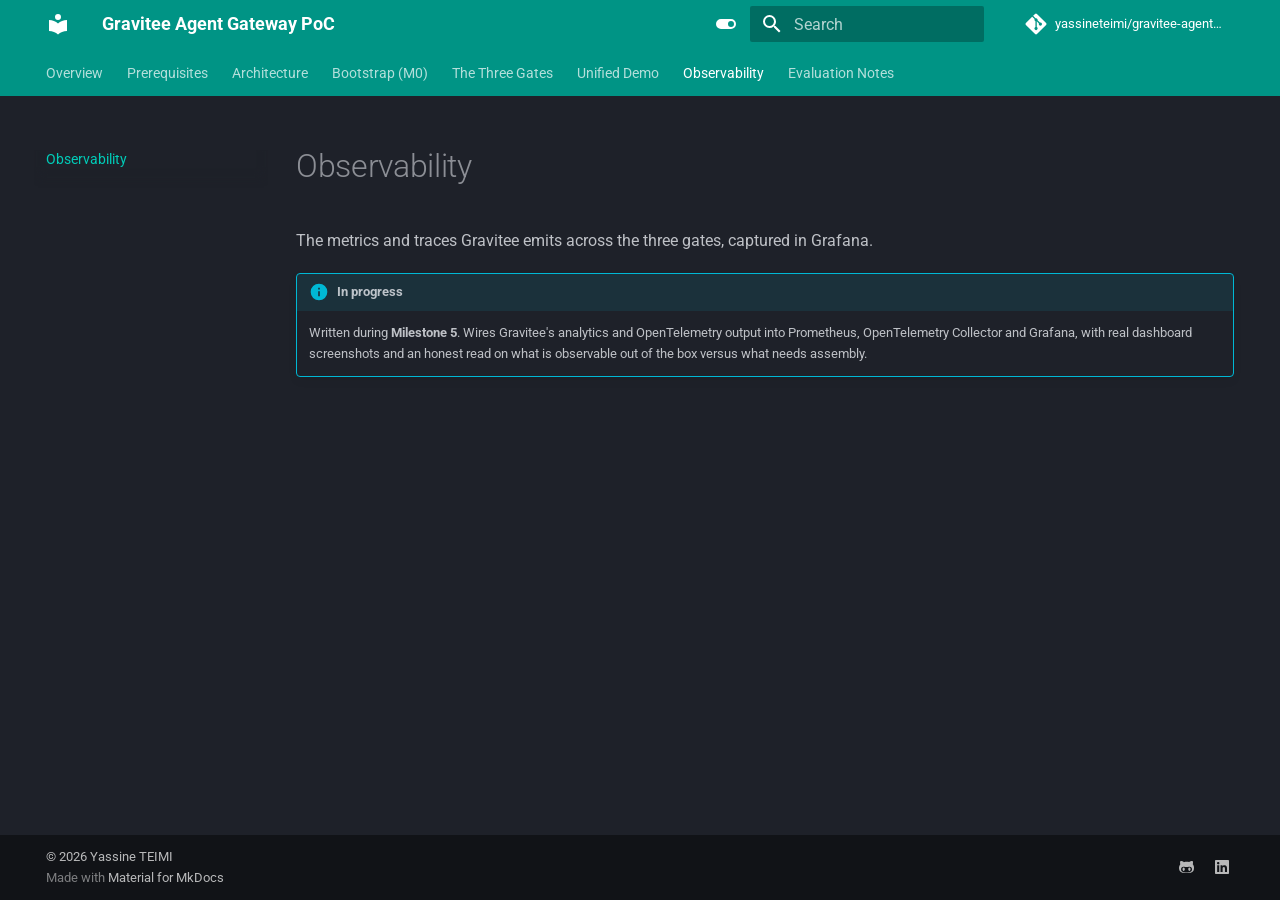
<file: observability/index.html>
<!doctype html>
<html lang="en" class="no-js">
  <head>
    
      <meta charset="utf-8">
      <meta name="viewport" content="width=device-width,initial-scale=1">
      
        <meta name="description" content="A homelab benchmark of Gravitee across three enforcement points: an API Gateway (auth, plans, rate limit and quota), an AI / Agent Gateway (LLM, MCP and A2A governance), and an event-native Kafka Gateway. GitOps-first with ArgoCD on a local Kubernetes cluster: declarative authentication, rate limiting, LLM prompt guardrails and token controls, MCP and agent access control, and access control on native Kafka streams.">
      
      
        <meta name="author" content="Yassine TEIMI">
      
      
      
        <link rel="prev" href="../unified-demo/">
      
      
        <link rel="next" href="../evaluation/">
      
      
      <link rel="icon" href="../assets/images/favicon.png">
      <meta name="generator" content="mkdocs-1.6.1, mkdocs-material-9.5.49">
    
    
      
        <title>Observability - Gravitee Agent Gateway PoC</title>
      
    
    
      <link rel="stylesheet" href="../assets/stylesheets/main.6f8fc17f.min.css">
      
        
        <link rel="stylesheet" href="../assets/stylesheets/palette.06af60db.min.css">
      
      


    
    
      
    
    
      
        
        
        <link rel="preconnect" href="https://fonts.gstatic.com" crossorigin>
        <link rel="stylesheet" href="https://fonts.googleapis.com/css?family=Roboto:300,300i,400,400i,700,700i%7CRoboto+Mono:400,400i,700,700i&display=fallback">
        <style>:root{--md-text-font:"Roboto";--md-code-font:"Roboto Mono"}</style>
      
    
    
      <link rel="stylesheet" href="../stylesheets/terminal.css">
    
    <script>__md_scope=new URL("..",location),__md_hash=e=>[...e].reduce(((e,_)=>(e<<5)-e+_.charCodeAt(0)),0),__md_get=(e,_=localStorage,t=__md_scope)=>JSON.parse(_.getItem(t.pathname+"."+e)),__md_set=(e,_,t=localStorage,a=__md_scope)=>{try{t.setItem(a.pathname+"."+e,JSON.stringify(_))}catch(e){}}</script>
    
      

    
    
    
  </head>
  
  
    
    
      
    
    
    
    
    <body dir="ltr" data-md-color-scheme="slate" data-md-color-primary="teal" data-md-color-accent="lime">
  
    
    <input class="md-toggle" data-md-toggle="drawer" type="checkbox" id="__drawer" autocomplete="off">
    <input class="md-toggle" data-md-toggle="search" type="checkbox" id="__search" autocomplete="off">
    <label class="md-overlay" for="__drawer"></label>
    <div data-md-component="skip">
      
        
        <a href="#observability" class="md-skip">
          Skip to content
        </a>
      
    </div>
    <div data-md-component="announce">
      
    </div>
    
    
      

<header class="md-header" data-md-component="header">
  <nav class="md-header__inner md-grid" aria-label="Header">
    <a href=".." title="Gravitee Agent Gateway PoC" class="md-header__button md-logo" aria-label="Gravitee Agent Gateway PoC" data-md-component="logo">
      
  
  <svg xmlns="http://www.w3.org/2000/svg" viewBox="0 0 24 24"><path d="M12 8a3 3 0 0 0 3-3 3 3 0 0 0-3-3 3 3 0 0 0-3 3 3 3 0 0 0 3 3m0 3.54C9.64 9.35 6.5 8 3 8v11c3.5 0 6.64 1.35 9 3.54 2.36-2.19 5.5-3.54 9-3.54V8c-3.5 0-6.64 1.35-9 3.54"/></svg>

    </a>
    <label class="md-header__button md-icon" for="__drawer">
      
      <svg xmlns="http://www.w3.org/2000/svg" viewBox="0 0 24 24"><path d="M3 6h18v2H3zm0 5h18v2H3zm0 5h18v2H3z"/></svg>
    </label>
    <div class="md-header__title" data-md-component="header-title">
      <div class="md-header__ellipsis">
        <div class="md-header__topic">
          <span class="md-ellipsis">
            Gravitee Agent Gateway PoC
          </span>
        </div>
        <div class="md-header__topic" data-md-component="header-topic">
          <span class="md-ellipsis">
            
              Observability
            
          </span>
        </div>
      </div>
    </div>
    
      
        <form class="md-header__option" data-md-component="palette">
  
    
    
    
    <input class="md-option" data-md-color-media="" data-md-color-scheme="slate" data-md-color-primary="teal" data-md-color-accent="lime"  aria-label="Switch to light mode"  type="radio" name="__palette" id="__palette_0">
    
      <label class="md-header__button md-icon" title="Switch to light mode" for="__palette_1" hidden>
        <svg xmlns="http://www.w3.org/2000/svg" viewBox="0 0 24 24"><path d="M17 7H7a5 5 0 0 0-5 5 5 5 0 0 0 5 5h10a5 5 0 0 0 5-5 5 5 0 0 0-5-5m0 8a3 3 0 0 1-3-3 3 3 0 0 1 3-3 3 3 0 0 1 3 3 3 3 0 0 1-3 3"/></svg>
      </label>
    
  
    
    
    
    <input class="md-option" data-md-color-media="" data-md-color-scheme="default" data-md-color-primary="teal" data-md-color-accent="purple"  aria-label="Switch to dark mode"  type="radio" name="__palette" id="__palette_1">
    
      <label class="md-header__button md-icon" title="Switch to dark mode" for="__palette_0" hidden>
        <svg xmlns="http://www.w3.org/2000/svg" viewBox="0 0 24 24"><path d="M17 6H7c-3.31 0-6 2.69-6 6s2.69 6 6 6h10c3.31 0 6-2.69 6-6s-2.69-6-6-6m0 10H7c-2.21 0-4-1.79-4-4s1.79-4 4-4h10c2.21 0 4 1.79 4 4s-1.79 4-4 4M7 9c-1.66 0-3 1.34-3 3s1.34 3 3 3 3-1.34 3-3-1.34-3-3-3"/></svg>
      </label>
    
  
</form>
      
    
    
      <script>var palette=__md_get("__palette");if(palette&&palette.color){if("(prefers-color-scheme)"===palette.color.media){var media=matchMedia("(prefers-color-scheme: light)"),input=document.querySelector(media.matches?"[data-md-color-media='(prefers-color-scheme: light)']":"[data-md-color-media='(prefers-color-scheme: dark)']");palette.color.media=input.getAttribute("data-md-color-media"),palette.color.scheme=input.getAttribute("data-md-color-scheme"),palette.color.primary=input.getAttribute("data-md-color-primary"),palette.color.accent=input.getAttribute("data-md-color-accent")}for(var[key,value]of Object.entries(palette.color))document.body.setAttribute("data-md-color-"+key,value)}</script>
    
    
    
      <label class="md-header__button md-icon" for="__search">
        
        <svg xmlns="http://www.w3.org/2000/svg" viewBox="0 0 24 24"><path d="M9.5 3A6.5 6.5 0 0 1 16 9.5c0 1.61-.59 3.09-1.56 4.23l.27.27h.79l5 5-1.5 1.5-5-5v-.79l-.27-.27A6.52 6.52 0 0 1 9.5 16 6.5 6.5 0 0 1 3 9.5 6.5 6.5 0 0 1 9.5 3m0 2C7 5 5 7 5 9.5S7 14 9.5 14 14 12 14 9.5 12 5 9.5 5"/></svg>
      </label>
      <div class="md-search" data-md-component="search" role="dialog">
  <label class="md-search__overlay" for="__search"></label>
  <div class="md-search__inner" role="search">
    <form class="md-search__form" name="search">
      <input type="text" class="md-search__input" name="query" aria-label="Search" placeholder="Search" autocapitalize="off" autocorrect="off" autocomplete="off" spellcheck="false" data-md-component="search-query" required>
      <label class="md-search__icon md-icon" for="__search">
        
        <svg xmlns="http://www.w3.org/2000/svg" viewBox="0 0 24 24"><path d="M9.5 3A6.5 6.5 0 0 1 16 9.5c0 1.61-.59 3.09-1.56 4.23l.27.27h.79l5 5-1.5 1.5-5-5v-.79l-.27-.27A6.52 6.52 0 0 1 9.5 16 6.5 6.5 0 0 1 3 9.5 6.5 6.5 0 0 1 9.5 3m0 2C7 5 5 7 5 9.5S7 14 9.5 14 14 12 14 9.5 12 5 9.5 5"/></svg>
        
        <svg xmlns="http://www.w3.org/2000/svg" viewBox="0 0 24 24"><path d="M20 11v2H8l5.5 5.5-1.42 1.42L4.16 12l7.92-7.92L13.5 5.5 8 11z"/></svg>
      </label>
      <nav class="md-search__options" aria-label="Search">
        
        <button type="reset" class="md-search__icon md-icon" title="Clear" aria-label="Clear" tabindex="-1">
          
          <svg xmlns="http://www.w3.org/2000/svg" viewBox="0 0 24 24"><path d="M19 6.41 17.59 5 12 10.59 6.41 5 5 6.41 10.59 12 5 17.59 6.41 19 12 13.41 17.59 19 19 17.59 13.41 12z"/></svg>
        </button>
      </nav>
      
        <div class="md-search__suggest" data-md-component="search-suggest"></div>
      
    </form>
    <div class="md-search__output">
      <div class="md-search__scrollwrap" tabindex="0" data-md-scrollfix>
        <div class="md-search-result" data-md-component="search-result">
          <div class="md-search-result__meta">
            Initializing search
          </div>
          <ol class="md-search-result__list" role="presentation"></ol>
        </div>
      </div>
    </div>
  </div>
</div>
    
    
      <div class="md-header__source">
        <a href="https://github.com/yassineteimi/gravitee-agent-gateway-poc" title="Go to repository" class="md-source" data-md-component="source">
  <div class="md-source__icon md-icon">
    
    <svg xmlns="http://www.w3.org/2000/svg" viewBox="0 0 448 512"><!--! Font Awesome Free 6.7.1 by @fontawesome - https://fontawesome.com License - https://fontawesome.com/license/free (Icons: CC BY 4.0, Fonts: SIL OFL 1.1, Code: MIT License) Copyright 2024 Fonticons, Inc.--><path d="M439.55 236.05 244 40.45a28.87 28.87 0 0 0-40.81 0l-40.66 40.63 51.52 51.52c27.06-9.14 52.68 16.77 43.39 43.68l49.66 49.66c34.23-11.8 61.18 31 35.47 56.69-26.49 26.49-70.21-2.87-56-37.34L240.22 199v121.85c25.3 12.54 22.26 41.85 9.08 55a34.34 34.34 0 0 1-48.55 0c-17.57-17.6-11.07-46.91 11.25-56v-123c-20.8-8.51-24.6-30.74-18.64-45L142.57 101 8.45 235.14a28.86 28.86 0 0 0 0 40.81l195.61 195.6a28.86 28.86 0 0 0 40.8 0l194.69-194.69a28.86 28.86 0 0 0 0-40.81"/></svg>
  </div>
  <div class="md-source__repository">
    yassineteimi/gravitee-agent-gateway-poc
  </div>
</a>
      </div>
    
  </nav>
  
</header>
    
    <div class="md-container" data-md-component="container">
      
      
        
          
            
<nav class="md-tabs" aria-label="Tabs" data-md-component="tabs">
  <div class="md-grid">
    <ul class="md-tabs__list">
      
        
  
  
  
    <li class="md-tabs__item">
      <a href=".." class="md-tabs__link">
        
  
    
  
  Overview

      </a>
    </li>
  

      
        
  
  
  
    <li class="md-tabs__item">
      <a href="../prerequisites/" class="md-tabs__link">
        
  
    
  
  Prerequisites

      </a>
    </li>
  

      
        
  
  
  
    <li class="md-tabs__item">
      <a href="../architecture/" class="md-tabs__link">
        
  
    
  
  Architecture

      </a>
    </li>
  

      
        
  
  
  
    <li class="md-tabs__item">
      <a href="../bootstrap/" class="md-tabs__link">
        
  
    
  
  Bootstrap (M0)

      </a>
    </li>
  

      
        
  
  
  
    
    
      <li class="md-tabs__item">
        <a href="../gates/api-gateway/" class="md-tabs__link">
          
  
  The Three Gates

        </a>
      </li>
    
  

      
        
  
  
  
    <li class="md-tabs__item">
      <a href="../unified-demo/" class="md-tabs__link">
        
  
    
  
  Unified Demo

      </a>
    </li>
  

      
        
  
  
    
  
  
    <li class="md-tabs__item md-tabs__item--active">
      <a href="./" class="md-tabs__link">
        
  
    
  
  Observability

      </a>
    </li>
  

      
        
  
  
  
    <li class="md-tabs__item">
      <a href="../evaluation/" class="md-tabs__link">
        
  
    
  
  Evaluation Notes

      </a>
    </li>
  

      
    </ul>
  </div>
</nav>
          
        
      
      <main class="md-main" data-md-component="main">
        <div class="md-main__inner md-grid">
          
            
              
              <div class="md-sidebar md-sidebar--primary" data-md-component="sidebar" data-md-type="navigation" >
                <div class="md-sidebar__scrollwrap">
                  <div class="md-sidebar__inner">
                    


  


  

<nav class="md-nav md-nav--primary md-nav--lifted md-nav--integrated" aria-label="Navigation" data-md-level="0">
  <label class="md-nav__title" for="__drawer">
    <a href=".." title="Gravitee Agent Gateway PoC" class="md-nav__button md-logo" aria-label="Gravitee Agent Gateway PoC" data-md-component="logo">
      
  
  <svg xmlns="http://www.w3.org/2000/svg" viewBox="0 0 24 24"><path d="M12 8a3 3 0 0 0 3-3 3 3 0 0 0-3-3 3 3 0 0 0-3 3 3 3 0 0 0 3 3m0 3.54C9.64 9.35 6.5 8 3 8v11c3.5 0 6.64 1.35 9 3.54 2.36-2.19 5.5-3.54 9-3.54V8c-3.5 0-6.64 1.35-9 3.54"/></svg>

    </a>
    Gravitee Agent Gateway PoC
  </label>
  
    <div class="md-nav__source">
      <a href="https://github.com/yassineteimi/gravitee-agent-gateway-poc" title="Go to repository" class="md-source" data-md-component="source">
  <div class="md-source__icon md-icon">
    
    <svg xmlns="http://www.w3.org/2000/svg" viewBox="0 0 448 512"><!--! Font Awesome Free 6.7.1 by @fontawesome - https://fontawesome.com License - https://fontawesome.com/license/free (Icons: CC BY 4.0, Fonts: SIL OFL 1.1, Code: MIT License) Copyright 2024 Fonticons, Inc.--><path d="M439.55 236.05 244 40.45a28.87 28.87 0 0 0-40.81 0l-40.66 40.63 51.52 51.52c27.06-9.14 52.68 16.77 43.39 43.68l49.66 49.66c34.23-11.8 61.18 31 35.47 56.69-26.49 26.49-70.21-2.87-56-37.34L240.22 199v121.85c25.3 12.54 22.26 41.85 9.08 55a34.34 34.34 0 0 1-48.55 0c-17.57-17.6-11.07-46.91 11.25-56v-123c-20.8-8.51-24.6-30.74-18.64-45L142.57 101 8.45 235.14a28.86 28.86 0 0 0 0 40.81l195.61 195.6a28.86 28.86 0 0 0 40.8 0l194.69-194.69a28.86 28.86 0 0 0 0-40.81"/></svg>
  </div>
  <div class="md-source__repository">
    yassineteimi/gravitee-agent-gateway-poc
  </div>
</a>
    </div>
  
  <ul class="md-nav__list" data-md-scrollfix>
    
      
      
  
  
  
  
    <li class="md-nav__item">
      <a href=".." class="md-nav__link">
        
  
  <span class="md-ellipsis">
    Overview
  </span>
  

      </a>
    </li>
  

    
      
      
  
  
  
  
    <li class="md-nav__item">
      <a href="../prerequisites/" class="md-nav__link">
        
  
  <span class="md-ellipsis">
    Prerequisites
  </span>
  

      </a>
    </li>
  

    
      
      
  
  
  
  
    <li class="md-nav__item">
      <a href="../architecture/" class="md-nav__link">
        
  
  <span class="md-ellipsis">
    Architecture
  </span>
  

      </a>
    </li>
  

    
      
      
  
  
  
  
    <li class="md-nav__item">
      <a href="../bootstrap/" class="md-nav__link">
        
  
  <span class="md-ellipsis">
    Bootstrap (M0)
  </span>
  

      </a>
    </li>
  

    
      
      
  
  
  
  
    
    
    
      
      
        
      
    
    
    <li class="md-nav__item md-nav__item--nested">
      
        
        
        <input class="md-nav__toggle md-toggle " type="checkbox" id="__nav_5" >
        
          
          <label class="md-nav__link" for="__nav_5" id="__nav_5_label" tabindex="0">
            
  
  <span class="md-ellipsis">
    The Three Gates
  </span>
  

            <span class="md-nav__icon md-icon"></span>
          </label>
        
        <nav class="md-nav" data-md-level="1" aria-labelledby="__nav_5_label" aria-expanded="false">
          <label class="md-nav__title" for="__nav_5">
            <span class="md-nav__icon md-icon"></span>
            The Three Gates
          </label>
          <ul class="md-nav__list" data-md-scrollfix>
            
              
                
  
  
  
  
    <li class="md-nav__item">
      <a href="../gates/api-gateway/" class="md-nav__link">
        
  
  <span class="md-ellipsis">
    Gate 1: API Gateway
  </span>
  

      </a>
    </li>
  

              
            
              
                
  
  
  
  
    <li class="md-nav__item">
      <a href="../gates/ai-agent-gateway/" class="md-nav__link">
        
  
  <span class="md-ellipsis">
    Gate 2: AI / Agent Gateway
  </span>
  

      </a>
    </li>
  

              
            
              
                
  
  
  
  
    <li class="md-nav__item">
      <a href="../gates/event-gateway/" class="md-nav__link">
        
  
  <span class="md-ellipsis">
    Gate 3: Event Gateway
  </span>
  

      </a>
    </li>
  

              
            
          </ul>
        </nav>
      
    </li>
  

    
      
      
  
  
  
  
    <li class="md-nav__item">
      <a href="../unified-demo/" class="md-nav__link">
        
  
  <span class="md-ellipsis">
    Unified Demo
  </span>
  

      </a>
    </li>
  

    
      
      
  
  
    
  
  
  
    <li class="md-nav__item md-nav__item--active">
      
      <input class="md-nav__toggle md-toggle" type="checkbox" id="__toc">
      
      
        
      
      
      <a href="./" class="md-nav__link md-nav__link--active">
        
  
  <span class="md-ellipsis">
    Observability
  </span>
  

      </a>
      
    </li>
  

    
      
      
  
  
  
  
    <li class="md-nav__item">
      <a href="../evaluation/" class="md-nav__link">
        
  
  <span class="md-ellipsis">
    Evaluation Notes
  </span>
  

      </a>
    </li>
  

    
  </ul>
</nav>
                  </div>
                </div>
              </div>
            
            
          
          
            <div class="md-content" data-md-component="content">
              <article class="md-content__inner md-typeset">
                
                  

  
  


<h1 id="observability">Observability</h1>
<p>The metrics and traces Gravitee emits across the three gates, captured in Grafana.</p>
<div class="admonition info">
<p class="admonition-title">In progress</p>
<p>Written during <strong>Milestone 5</strong>. Wires Gravitee's analytics and OpenTelemetry output into Prometheus, OpenTelemetry Collector and Grafana, with real dashboard screenshots and an honest read on what is observable out of the box versus what needs assembly.</p>
</div>












                
              </article>
            </div>
          
          
  <script>var tabs=__md_get("__tabs");if(Array.isArray(tabs))e:for(var set of document.querySelectorAll(".tabbed-set")){var labels=set.querySelector(".tabbed-labels");for(var tab of tabs)for(var label of labels.getElementsByTagName("label"))if(label.innerText.trim()===tab){var input=document.getElementById(label.htmlFor);input.checked=!0;continue e}}</script>

<script>var target=document.getElementById(location.hash.slice(1));target&&target.name&&(target.checked=target.name.startsWith("__tabbed_"))</script>
        </div>
        
          <button type="button" class="md-top md-icon" data-md-component="top" hidden>
  
  <svg xmlns="http://www.w3.org/2000/svg" viewBox="0 0 24 24"><path d="M13 20h-2V8l-5.5 5.5-1.42-1.42L12 4.16l7.92 7.92-1.42 1.42L13 8z"/></svg>
  Back to top
</button>
        
      </main>
      
        <footer class="md-footer">
  
  <div class="md-footer-meta md-typeset">
    <div class="md-footer-meta__inner md-grid">
      <div class="md-copyright">
  
    <div class="md-copyright__highlight">
      &copy; 2026 <a href="https://github.com/yassineteimi" target="_blank" rel="noopener">Yassine TEIMI</a>

    </div>
  
  
    Made with
    <a href="https://squidfunk.github.io/mkdocs-material/" target="_blank" rel="noopener">
      Material for MkDocs
    </a>
  
</div>
      
        <div class="md-social">
  
    
    
    
    
      
      
    
    <a href="https://github.com/yassineteimi" target="_blank" rel="noopener" title="github.com" class="md-social__link">
      <svg xmlns="http://www.w3.org/2000/svg" viewBox="0 0 480 512"><!--! Font Awesome Free 6.7.1 by @fontawesome - https://fontawesome.com License - https://fontawesome.com/license/free (Icons: CC BY 4.0, Fonts: SIL OFL 1.1, Code: MIT License) Copyright 2024 Fonticons, Inc.--><path d="M186.1 328.7c0 20.9-10.9 55.1-36.7 55.1s-36.7-34.2-36.7-55.1 10.9-55.1 36.7-55.1 36.7 34.2 36.7 55.1M480 278.2c0 31.9-3.2 65.7-17.5 95-37.9 76.6-142.1 74.8-216.7 74.8-75.8 0-186.2 2.7-225.6-74.8-14.6-29-20.2-63.1-20.2-95 0-41.9 13.9-81.5 41.5-113.6-5.2-15.8-7.7-32.4-7.7-48.8 0-21.5 4.9-32.3 14.6-51.8 45.3 0 74.3 9 108.8 36 29-6.9 58.8-10 88.7-10 27 0 54.2 2.9 80.4 9.2 34-26.7 63-35.2 107.8-35.2 9.8 19.5 14.6 30.3 14.6 51.8 0 16.4-2.6 32.7-7.7 48.2 27.5 32.4 39 72.3 39 114.2m-64.3 50.5c0-43.9-26.7-82.6-73.5-82.6-18.9 0-37 3.4-56 6-14.9 2.3-29.8 3.2-45.1 3.2-15.2 0-30.1-.9-45.1-3.2-18.7-2.6-37-6-56-6-46.8 0-73.5 38.7-73.5 82.6 0 87.8 80.4 101.3 150.4 101.3h48.2c70.3 0 150.6-13.4 150.6-101.3m-82.6-55.1c-25.8 0-36.7 34.2-36.7 55.1s10.9 55.1 36.7 55.1 36.7-34.2 36.7-55.1-10.9-55.1-36.7-55.1"/></svg>
    </a>
  
    
    
    
    
      
      
    
    <a href="https://linkedin.com/in/yassine-teimi" target="_blank" rel="noopener" title="linkedin.com" class="md-social__link">
      <svg xmlns="http://www.w3.org/2000/svg" viewBox="0 0 448 512"><!--! Font Awesome Free 6.7.1 by @fontawesome - https://fontawesome.com License - https://fontawesome.com/license/free (Icons: CC BY 4.0, Fonts: SIL OFL 1.1, Code: MIT License) Copyright 2024 Fonticons, Inc.--><path d="M416 32H31.9C14.3 32 0 46.5 0 64.3v383.4C0 465.5 14.3 480 31.9 480H416c17.6 0 32-14.5 32-32.3V64.3c0-17.8-14.4-32.3-32-32.3M135.4 416H69V202.2h66.5V416zm-33.2-243c-21.3 0-38.5-17.3-38.5-38.5S80.9 96 102.2 96c21.2 0 38.5 17.3 38.5 38.5 0 21.3-17.2 38.5-38.5 38.5m282.1 243h-66.4V312c0-24.8-.5-56.7-34.5-56.7-34.6 0-39.9 27-39.9 54.9V416h-66.4V202.2h63.7v29.2h.9c8.9-16.8 30.6-34.5 62.9-34.5 67.2 0 79.7 44.3 79.7 101.9z"/></svg>
    </a>
  
</div>
      
    </div>
  </div>
</footer>
      
    </div>
    <div class="md-dialog" data-md-component="dialog">
      <div class="md-dialog__inner md-typeset"></div>
    </div>
    
    
    <script id="__config" type="application/json">{"base": "..", "features": ["navigation.tabs", "navigation.sections", "toc.integrate", "navigation.top", "search.suggest", "search.highlight", "content.tabs.link", "content.code.annotation", "content.code.copy"], "search": "../assets/javascripts/workers/search.6ce7567c.min.js", "translations": {"clipboard.copied": "Copied to clipboard", "clipboard.copy": "Copy to clipboard", "search.result.more.one": "1 more on this page", "search.result.more.other": "# more on this page", "search.result.none": "No matching documents", "search.result.one": "1 matching document", "search.result.other": "# matching documents", "search.result.placeholder": "Type to start searching", "search.result.term.missing": "Missing", "select.version": "Select version"}}</script>
    
    
      <script src="../assets/javascripts/bundle.88dd0f4e.min.js"></script>
      
    
  </body>
</html>
</file>
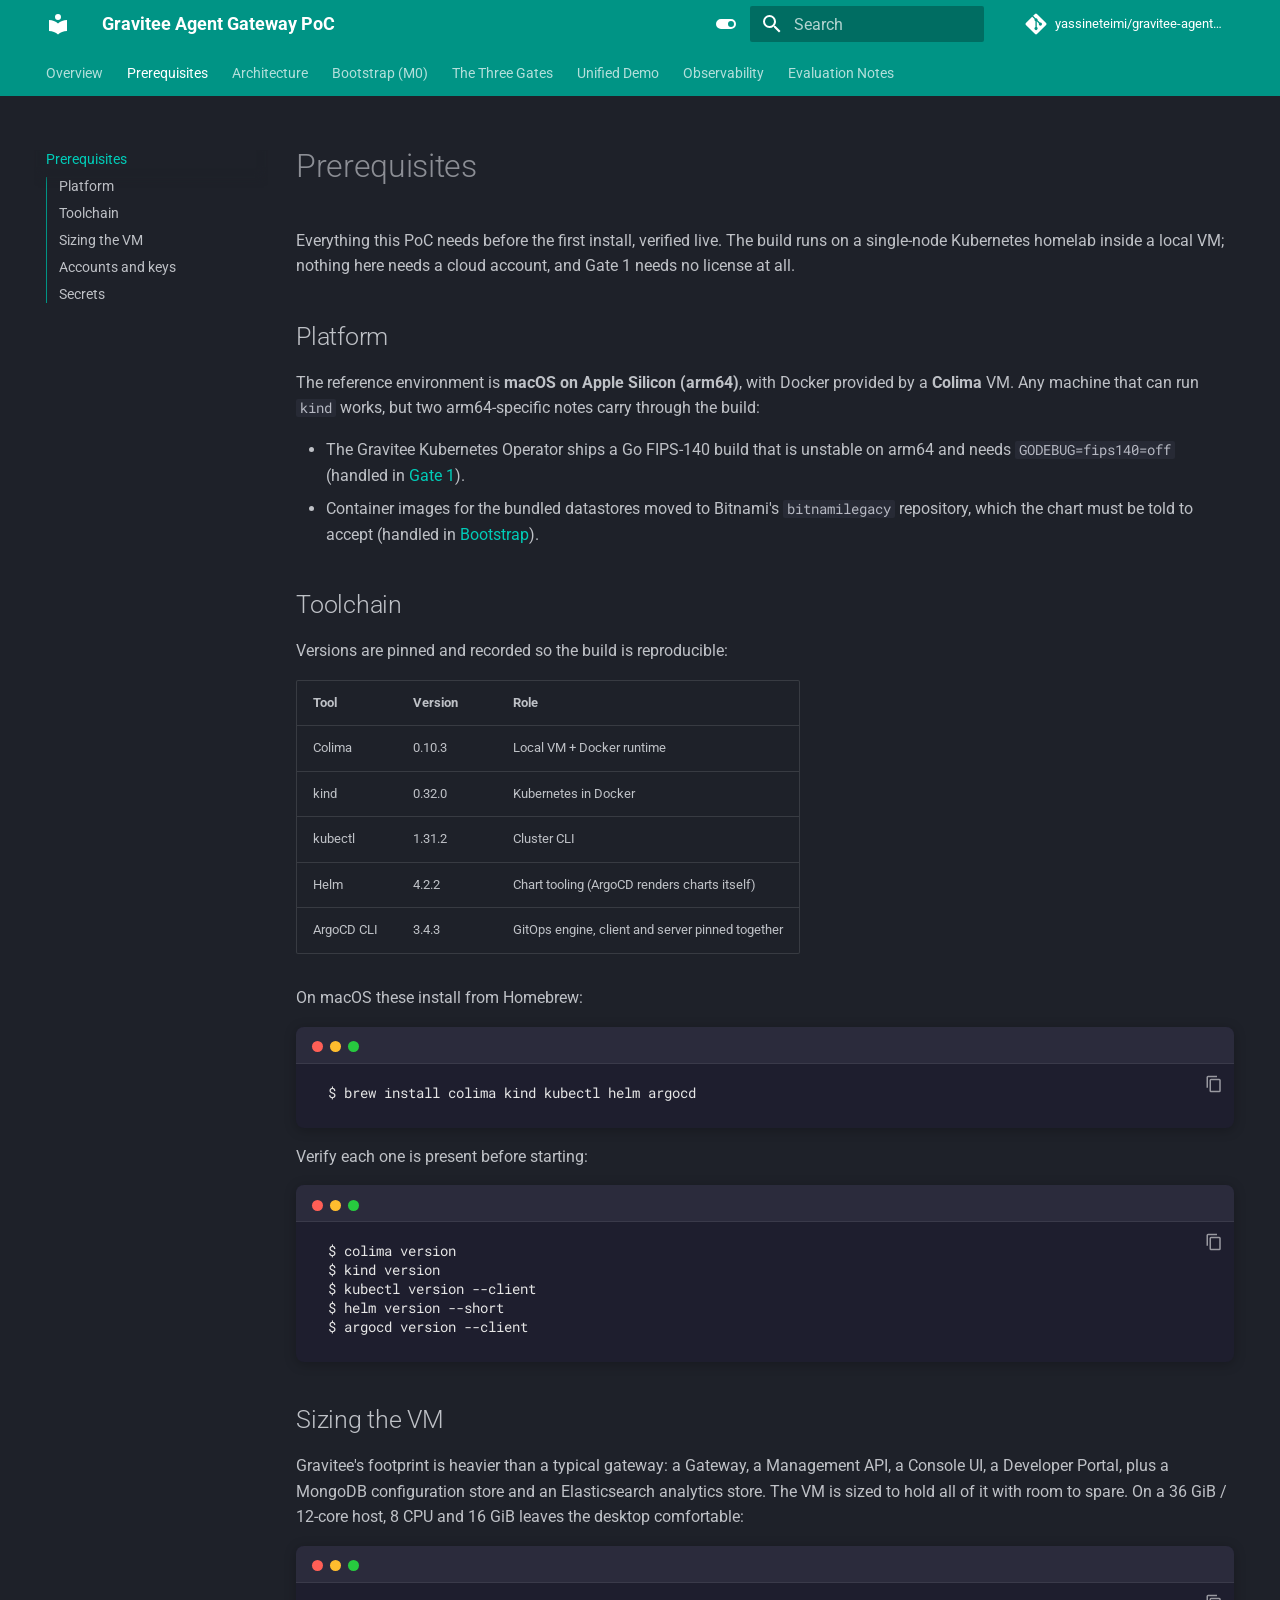
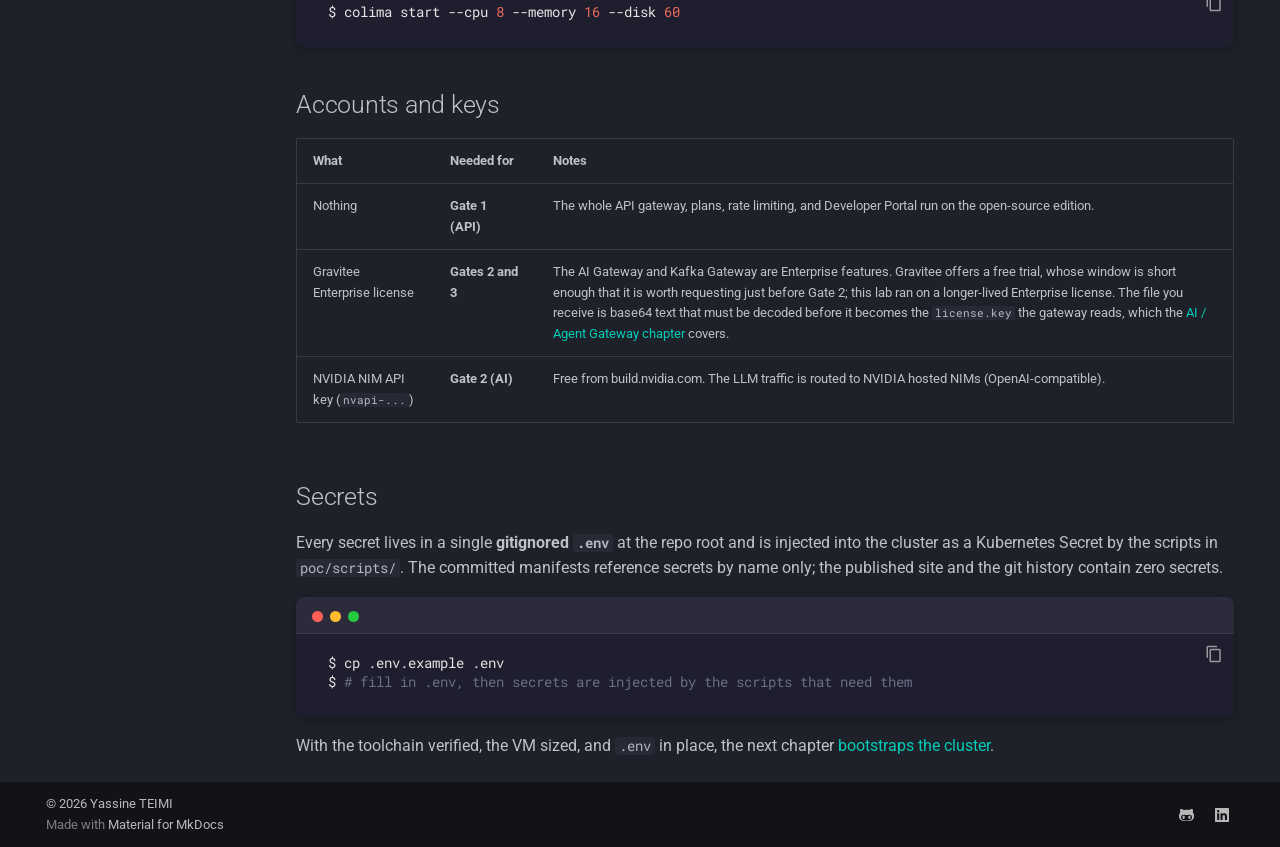
<file: prerequisites/index.html>
<!doctype html>
<html lang="en" class="no-js">
  <head>
    
      <meta charset="utf-8">
      <meta name="viewport" content="width=device-width,initial-scale=1">
      
        <meta name="description" content="A homelab benchmark of Gravitee across three enforcement points: an API Gateway (auth, plans, rate limit and quota), an AI / Agent Gateway (LLM, MCP and A2A governance), and an event-native Kafka Gateway. GitOps-first with ArgoCD on a local Kubernetes cluster: declarative authentication, rate limiting, LLM prompt guardrails and token controls, MCP and agent access control, and access control on native Kafka streams.">
      
      
        <meta name="author" content="Yassine TEIMI">
      
      
      
        <link rel="prev" href="..">
      
      
        <link rel="next" href="../architecture/">
      
      
      <link rel="icon" href="../assets/images/favicon.png">
      <meta name="generator" content="mkdocs-1.6.1, mkdocs-material-9.5.49">
    
    
      
        <title>Prerequisites - Gravitee Agent Gateway PoC</title>
      
    
    
      <link rel="stylesheet" href="../assets/stylesheets/main.6f8fc17f.min.css">
      
        
        <link rel="stylesheet" href="../assets/stylesheets/palette.06af60db.min.css">
      
      


    
    
      
    
    
      
        
        
        <link rel="preconnect" href="https://fonts.gstatic.com" crossorigin>
        <link rel="stylesheet" href="https://fonts.googleapis.com/css?family=Roboto:300,300i,400,400i,700,700i%7CRoboto+Mono:400,400i,700,700i&display=fallback">
        <style>:root{--md-text-font:"Roboto";--md-code-font:"Roboto Mono"}</style>
      
    
    
      <link rel="stylesheet" href="../stylesheets/terminal.css">
    
    <script>__md_scope=new URL("..",location),__md_hash=e=>[...e].reduce(((e,_)=>(e<<5)-e+_.charCodeAt(0)),0),__md_get=(e,_=localStorage,t=__md_scope)=>JSON.parse(_.getItem(t.pathname+"."+e)),__md_set=(e,_,t=localStorage,a=__md_scope)=>{try{t.setItem(a.pathname+"."+e,JSON.stringify(_))}catch(e){}}</script>
    
      

    
    
    
  </head>
  
  
    
    
      
    
    
    
    
    <body dir="ltr" data-md-color-scheme="slate" data-md-color-primary="teal" data-md-color-accent="lime">
  
    
    <input class="md-toggle" data-md-toggle="drawer" type="checkbox" id="__drawer" autocomplete="off">
    <input class="md-toggle" data-md-toggle="search" type="checkbox" id="__search" autocomplete="off">
    <label class="md-overlay" for="__drawer"></label>
    <div data-md-component="skip">
      
        
        <a href="#prerequisites" class="md-skip">
          Skip to content
        </a>
      
    </div>
    <div data-md-component="announce">
      
    </div>
    
    
      

<header class="md-header" data-md-component="header">
  <nav class="md-header__inner md-grid" aria-label="Header">
    <a href=".." title="Gravitee Agent Gateway PoC" class="md-header__button md-logo" aria-label="Gravitee Agent Gateway PoC" data-md-component="logo">
      
  
  <svg xmlns="http://www.w3.org/2000/svg" viewBox="0 0 24 24"><path d="M12 8a3 3 0 0 0 3-3 3 3 0 0 0-3-3 3 3 0 0 0-3 3 3 3 0 0 0 3 3m0 3.54C9.64 9.35 6.5 8 3 8v11c3.5 0 6.64 1.35 9 3.54 2.36-2.19 5.5-3.54 9-3.54V8c-3.5 0-6.64 1.35-9 3.54"/></svg>

    </a>
    <label class="md-header__button md-icon" for="__drawer">
      
      <svg xmlns="http://www.w3.org/2000/svg" viewBox="0 0 24 24"><path d="M3 6h18v2H3zm0 5h18v2H3zm0 5h18v2H3z"/></svg>
    </label>
    <div class="md-header__title" data-md-component="header-title">
      <div class="md-header__ellipsis">
        <div class="md-header__topic">
          <span class="md-ellipsis">
            Gravitee Agent Gateway PoC
          </span>
        </div>
        <div class="md-header__topic" data-md-component="header-topic">
          <span class="md-ellipsis">
            
              Prerequisites
            
          </span>
        </div>
      </div>
    </div>
    
      
        <form class="md-header__option" data-md-component="palette">
  
    
    
    
    <input class="md-option" data-md-color-media="" data-md-color-scheme="slate" data-md-color-primary="teal" data-md-color-accent="lime"  aria-label="Switch to light mode"  type="radio" name="__palette" id="__palette_0">
    
      <label class="md-header__button md-icon" title="Switch to light mode" for="__palette_1" hidden>
        <svg xmlns="http://www.w3.org/2000/svg" viewBox="0 0 24 24"><path d="M17 7H7a5 5 0 0 0-5 5 5 5 0 0 0 5 5h10a5 5 0 0 0 5-5 5 5 0 0 0-5-5m0 8a3 3 0 0 1-3-3 3 3 0 0 1 3-3 3 3 0 0 1 3 3 3 3 0 0 1-3 3"/></svg>
      </label>
    
  
    
    
    
    <input class="md-option" data-md-color-media="" data-md-color-scheme="default" data-md-color-primary="teal" data-md-color-accent="purple"  aria-label="Switch to dark mode"  type="radio" name="__palette" id="__palette_1">
    
      <label class="md-header__button md-icon" title="Switch to dark mode" for="__palette_0" hidden>
        <svg xmlns="http://www.w3.org/2000/svg" viewBox="0 0 24 24"><path d="M17 6H7c-3.31 0-6 2.69-6 6s2.69 6 6 6h10c3.31 0 6-2.69 6-6s-2.69-6-6-6m0 10H7c-2.21 0-4-1.79-4-4s1.79-4 4-4h10c2.21 0 4 1.79 4 4s-1.79 4-4 4M7 9c-1.66 0-3 1.34-3 3s1.34 3 3 3 3-1.34 3-3-1.34-3-3-3"/></svg>
      </label>
    
  
</form>
      
    
    
      <script>var palette=__md_get("__palette");if(palette&&palette.color){if("(prefers-color-scheme)"===palette.color.media){var media=matchMedia("(prefers-color-scheme: light)"),input=document.querySelector(media.matches?"[data-md-color-media='(prefers-color-scheme: light)']":"[data-md-color-media='(prefers-color-scheme: dark)']");palette.color.media=input.getAttribute("data-md-color-media"),palette.color.scheme=input.getAttribute("data-md-color-scheme"),palette.color.primary=input.getAttribute("data-md-color-primary"),palette.color.accent=input.getAttribute("data-md-color-accent")}for(var[key,value]of Object.entries(palette.color))document.body.setAttribute("data-md-color-"+key,value)}</script>
    
    
    
      <label class="md-header__button md-icon" for="__search">
        
        <svg xmlns="http://www.w3.org/2000/svg" viewBox="0 0 24 24"><path d="M9.5 3A6.5 6.5 0 0 1 16 9.5c0 1.61-.59 3.09-1.56 4.23l.27.27h.79l5 5-1.5 1.5-5-5v-.79l-.27-.27A6.52 6.52 0 0 1 9.5 16 6.5 6.5 0 0 1 3 9.5 6.5 6.5 0 0 1 9.5 3m0 2C7 5 5 7 5 9.5S7 14 9.5 14 14 12 14 9.5 12 5 9.5 5"/></svg>
      </label>
      <div class="md-search" data-md-component="search" role="dialog">
  <label class="md-search__overlay" for="__search"></label>
  <div class="md-search__inner" role="search">
    <form class="md-search__form" name="search">
      <input type="text" class="md-search__input" name="query" aria-label="Search" placeholder="Search" autocapitalize="off" autocorrect="off" autocomplete="off" spellcheck="false" data-md-component="search-query" required>
      <label class="md-search__icon md-icon" for="__search">
        
        <svg xmlns="http://www.w3.org/2000/svg" viewBox="0 0 24 24"><path d="M9.5 3A6.5 6.5 0 0 1 16 9.5c0 1.61-.59 3.09-1.56 4.23l.27.27h.79l5 5-1.5 1.5-5-5v-.79l-.27-.27A6.52 6.52 0 0 1 9.5 16 6.5 6.5 0 0 1 3 9.5 6.5 6.5 0 0 1 9.5 3m0 2C7 5 5 7 5 9.5S7 14 9.5 14 14 12 14 9.5 12 5 9.5 5"/></svg>
        
        <svg xmlns="http://www.w3.org/2000/svg" viewBox="0 0 24 24"><path d="M20 11v2H8l5.5 5.5-1.42 1.42L4.16 12l7.92-7.92L13.5 5.5 8 11z"/></svg>
      </label>
      <nav class="md-search__options" aria-label="Search">
        
        <button type="reset" class="md-search__icon md-icon" title="Clear" aria-label="Clear" tabindex="-1">
          
          <svg xmlns="http://www.w3.org/2000/svg" viewBox="0 0 24 24"><path d="M19 6.41 17.59 5 12 10.59 6.41 5 5 6.41 10.59 12 5 17.59 6.41 19 12 13.41 17.59 19 19 17.59 13.41 12z"/></svg>
        </button>
      </nav>
      
        <div class="md-search__suggest" data-md-component="search-suggest"></div>
      
    </form>
    <div class="md-search__output">
      <div class="md-search__scrollwrap" tabindex="0" data-md-scrollfix>
        <div class="md-search-result" data-md-component="search-result">
          <div class="md-search-result__meta">
            Initializing search
          </div>
          <ol class="md-search-result__list" role="presentation"></ol>
        </div>
      </div>
    </div>
  </div>
</div>
    
    
      <div class="md-header__source">
        <a href="https://github.com/yassineteimi/gravitee-agent-gateway-poc" title="Go to repository" class="md-source" data-md-component="source">
  <div class="md-source__icon md-icon">
    
    <svg xmlns="http://www.w3.org/2000/svg" viewBox="0 0 448 512"><!--! Font Awesome Free 6.7.1 by @fontawesome - https://fontawesome.com License - https://fontawesome.com/license/free (Icons: CC BY 4.0, Fonts: SIL OFL 1.1, Code: MIT License) Copyright 2024 Fonticons, Inc.--><path d="M439.55 236.05 244 40.45a28.87 28.87 0 0 0-40.81 0l-40.66 40.63 51.52 51.52c27.06-9.14 52.68 16.77 43.39 43.68l49.66 49.66c34.23-11.8 61.18 31 35.47 56.69-26.49 26.49-70.21-2.87-56-37.34L240.22 199v121.85c25.3 12.54 22.26 41.85 9.08 55a34.34 34.34 0 0 1-48.55 0c-17.57-17.6-11.07-46.91 11.25-56v-123c-20.8-8.51-24.6-30.74-18.64-45L142.57 101 8.45 235.14a28.86 28.86 0 0 0 0 40.81l195.61 195.6a28.86 28.86 0 0 0 40.8 0l194.69-194.69a28.86 28.86 0 0 0 0-40.81"/></svg>
  </div>
  <div class="md-source__repository">
    yassineteimi/gravitee-agent-gateway-poc
  </div>
</a>
      </div>
    
  </nav>
  
</header>
    
    <div class="md-container" data-md-component="container">
      
      
        
          
            
<nav class="md-tabs" aria-label="Tabs" data-md-component="tabs">
  <div class="md-grid">
    <ul class="md-tabs__list">
      
        
  
  
  
    <li class="md-tabs__item">
      <a href=".." class="md-tabs__link">
        
  
    
  
  Overview

      </a>
    </li>
  

      
        
  
  
    
  
  
    <li class="md-tabs__item md-tabs__item--active">
      <a href="./" class="md-tabs__link">
        
  
    
  
  Prerequisites

      </a>
    </li>
  

      
        
  
  
  
    <li class="md-tabs__item">
      <a href="../architecture/" class="md-tabs__link">
        
  
    
  
  Architecture

      </a>
    </li>
  

      
        
  
  
  
    <li class="md-tabs__item">
      <a href="../bootstrap/" class="md-tabs__link">
        
  
    
  
  Bootstrap (M0)

      </a>
    </li>
  

      
        
  
  
  
    
    
      <li class="md-tabs__item">
        <a href="../gates/api-gateway/" class="md-tabs__link">
          
  
  The Three Gates

        </a>
      </li>
    
  

      
        
  
  
  
    <li class="md-tabs__item">
      <a href="../unified-demo/" class="md-tabs__link">
        
  
    
  
  Unified Demo

      </a>
    </li>
  

      
        
  
  
  
    <li class="md-tabs__item">
      <a href="../observability/" class="md-tabs__link">
        
  
    
  
  Observability

      </a>
    </li>
  

      
        
  
  
  
    <li class="md-tabs__item">
      <a href="../evaluation/" class="md-tabs__link">
        
  
    
  
  Evaluation Notes

      </a>
    </li>
  

      
    </ul>
  </div>
</nav>
          
        
      
      <main class="md-main" data-md-component="main">
        <div class="md-main__inner md-grid">
          
            
              
              <div class="md-sidebar md-sidebar--primary" data-md-component="sidebar" data-md-type="navigation" >
                <div class="md-sidebar__scrollwrap">
                  <div class="md-sidebar__inner">
                    


  


  

<nav class="md-nav md-nav--primary md-nav--lifted md-nav--integrated" aria-label="Navigation" data-md-level="0">
  <label class="md-nav__title" for="__drawer">
    <a href=".." title="Gravitee Agent Gateway PoC" class="md-nav__button md-logo" aria-label="Gravitee Agent Gateway PoC" data-md-component="logo">
      
  
  <svg xmlns="http://www.w3.org/2000/svg" viewBox="0 0 24 24"><path d="M12 8a3 3 0 0 0 3-3 3 3 0 0 0-3-3 3 3 0 0 0-3 3 3 3 0 0 0 3 3m0 3.54C9.64 9.35 6.5 8 3 8v11c3.5 0 6.64 1.35 9 3.54 2.36-2.19 5.5-3.54 9-3.54V8c-3.5 0-6.64 1.35-9 3.54"/></svg>

    </a>
    Gravitee Agent Gateway PoC
  </label>
  
    <div class="md-nav__source">
      <a href="https://github.com/yassineteimi/gravitee-agent-gateway-poc" title="Go to repository" class="md-source" data-md-component="source">
  <div class="md-source__icon md-icon">
    
    <svg xmlns="http://www.w3.org/2000/svg" viewBox="0 0 448 512"><!--! Font Awesome Free 6.7.1 by @fontawesome - https://fontawesome.com License - https://fontawesome.com/license/free (Icons: CC BY 4.0, Fonts: SIL OFL 1.1, Code: MIT License) Copyright 2024 Fonticons, Inc.--><path d="M439.55 236.05 244 40.45a28.87 28.87 0 0 0-40.81 0l-40.66 40.63 51.52 51.52c27.06-9.14 52.68 16.77 43.39 43.68l49.66 49.66c34.23-11.8 61.18 31 35.47 56.69-26.49 26.49-70.21-2.87-56-37.34L240.22 199v121.85c25.3 12.54 22.26 41.85 9.08 55a34.34 34.34 0 0 1-48.55 0c-17.57-17.6-11.07-46.91 11.25-56v-123c-20.8-8.51-24.6-30.74-18.64-45L142.57 101 8.45 235.14a28.86 28.86 0 0 0 0 40.81l195.61 195.6a28.86 28.86 0 0 0 40.8 0l194.69-194.69a28.86 28.86 0 0 0 0-40.81"/></svg>
  </div>
  <div class="md-source__repository">
    yassineteimi/gravitee-agent-gateway-poc
  </div>
</a>
    </div>
  
  <ul class="md-nav__list" data-md-scrollfix>
    
      
      
  
  
  
  
    <li class="md-nav__item">
      <a href=".." class="md-nav__link">
        
  
  <span class="md-ellipsis">
    Overview
  </span>
  

      </a>
    </li>
  

    
      
      
  
  
    
  
  
  
    <li class="md-nav__item md-nav__item--active">
      
      <input class="md-nav__toggle md-toggle" type="checkbox" id="__toc">
      
      
        
      
      
        <label class="md-nav__link md-nav__link--active" for="__toc">
          
  
  <span class="md-ellipsis">
    Prerequisites
  </span>
  

          <span class="md-nav__icon md-icon"></span>
        </label>
      
      <a href="./" class="md-nav__link md-nav__link--active">
        
  
  <span class="md-ellipsis">
    Prerequisites
  </span>
  

      </a>
      
        

<nav class="md-nav md-nav--secondary" aria-label="Table of contents">
  
  
  
    
  
  
    <label class="md-nav__title" for="__toc">
      <span class="md-nav__icon md-icon"></span>
      Table of contents
    </label>
    <ul class="md-nav__list" data-md-component="toc" data-md-scrollfix>
      
        <li class="md-nav__item">
  <a href="#platform" class="md-nav__link">
    <span class="md-ellipsis">
      Platform
    </span>
  </a>
  
</li>
      
        <li class="md-nav__item">
  <a href="#toolchain" class="md-nav__link">
    <span class="md-ellipsis">
      Toolchain
    </span>
  </a>
  
</li>
      
        <li class="md-nav__item">
  <a href="#sizing-the-vm" class="md-nav__link">
    <span class="md-ellipsis">
      Sizing the VM
    </span>
  </a>
  
</li>
      
        <li class="md-nav__item">
  <a href="#accounts-and-keys" class="md-nav__link">
    <span class="md-ellipsis">
      Accounts and keys
    </span>
  </a>
  
</li>
      
        <li class="md-nav__item">
  <a href="#secrets" class="md-nav__link">
    <span class="md-ellipsis">
      Secrets
    </span>
  </a>
  
</li>
      
    </ul>
  
</nav>
      
    </li>
  

    
      
      
  
  
  
  
    <li class="md-nav__item">
      <a href="../architecture/" class="md-nav__link">
        
  
  <span class="md-ellipsis">
    Architecture
  </span>
  

      </a>
    </li>
  

    
      
      
  
  
  
  
    <li class="md-nav__item">
      <a href="../bootstrap/" class="md-nav__link">
        
  
  <span class="md-ellipsis">
    Bootstrap (M0)
  </span>
  

      </a>
    </li>
  

    
      
      
  
  
  
  
    
    
    
      
      
        
      
    
    
    <li class="md-nav__item md-nav__item--nested">
      
        
        
        <input class="md-nav__toggle md-toggle " type="checkbox" id="__nav_5" >
        
          
          <label class="md-nav__link" for="__nav_5" id="__nav_5_label" tabindex="0">
            
  
  <span class="md-ellipsis">
    The Three Gates
  </span>
  

            <span class="md-nav__icon md-icon"></span>
          </label>
        
        <nav class="md-nav" data-md-level="1" aria-labelledby="__nav_5_label" aria-expanded="false">
          <label class="md-nav__title" for="__nav_5">
            <span class="md-nav__icon md-icon"></span>
            The Three Gates
          </label>
          <ul class="md-nav__list" data-md-scrollfix>
            
              
                
  
  
  
  
    <li class="md-nav__item">
      <a href="../gates/api-gateway/" class="md-nav__link">
        
  
  <span class="md-ellipsis">
    Gate 1: API Gateway
  </span>
  

      </a>
    </li>
  

              
            
              
                
  
  
  
  
    <li class="md-nav__item">
      <a href="../gates/ai-agent-gateway/" class="md-nav__link">
        
  
  <span class="md-ellipsis">
    Gate 2: AI / Agent Gateway
  </span>
  

      </a>
    </li>
  

              
            
              
                
  
  
  
  
    <li class="md-nav__item">
      <a href="../gates/event-gateway/" class="md-nav__link">
        
  
  <span class="md-ellipsis">
    Gate 3: Event Gateway
  </span>
  

      </a>
    </li>
  

              
            
          </ul>
        </nav>
      
    </li>
  

    
      
      
  
  
  
  
    <li class="md-nav__item">
      <a href="../unified-demo/" class="md-nav__link">
        
  
  <span class="md-ellipsis">
    Unified Demo
  </span>
  

      </a>
    </li>
  

    
      
      
  
  
  
  
    <li class="md-nav__item">
      <a href="../observability/" class="md-nav__link">
        
  
  <span class="md-ellipsis">
    Observability
  </span>
  

      </a>
    </li>
  

    
      
      
  
  
  
  
    <li class="md-nav__item">
      <a href="../evaluation/" class="md-nav__link">
        
  
  <span class="md-ellipsis">
    Evaluation Notes
  </span>
  

      </a>
    </li>
  

    
  </ul>
</nav>
                  </div>
                </div>
              </div>
            
            
          
          
            <div class="md-content" data-md-component="content">
              <article class="md-content__inner md-typeset">
                
                  

  
  


<h1 id="prerequisites">Prerequisites</h1>
<p>Everything this PoC needs before the first install, verified live. The build runs
on a single-node Kubernetes homelab inside a local VM; nothing here needs a cloud
account, and Gate 1 needs no license at all.</p>
<h2 id="platform">Platform</h2>
<p>The reference environment is <strong>macOS on Apple Silicon (arm64)</strong>, with Docker
provided by a <strong>Colima</strong> VM. Any machine that can run <code>kind</code> works, but two
arm64-specific notes carry through the build:</p>
<ul>
<li>The Gravitee Kubernetes Operator ships a Go FIPS-140 build that is unstable on
  arm64 and needs <code>GODEBUG=fips140=off</code> (handled in <a href="../gates/api-gateway/">Gate 1</a>).</li>
<li>Container images for the bundled datastores moved to Bitnami's <code>bitnamilegacy</code>
  repository, which the chart must be told to accept (handled in
  <a href="../bootstrap/">Bootstrap</a>).</li>
</ul>
<h2 id="toolchain">Toolchain</h2>
<p>Versions are pinned and recorded so the build is reproducible:</p>
<table>
<thead>
<tr>
<th>Tool</th>
<th>Version</th>
<th>Role</th>
</tr>
</thead>
<tbody>
<tr>
<td>Colima</td>
<td>0.10.3</td>
<td>Local VM + Docker runtime</td>
</tr>
<tr>
<td>kind</td>
<td>0.32.0</td>
<td>Kubernetes in Docker</td>
</tr>
<tr>
<td>kubectl</td>
<td>1.31.2</td>
<td>Cluster CLI</td>
</tr>
<tr>
<td>Helm</td>
<td>4.2.2</td>
<td>Chart tooling (ArgoCD renders charts itself)</td>
</tr>
<tr>
<td>ArgoCD CLI</td>
<td>3.4.3</td>
<td>GitOps engine, client and server pinned together</td>
</tr>
</tbody>
</table>
<p>On macOS these install from Homebrew:</p>
<div class="terminal highlight"><pre><span></span><code><a id="__codelineno-0-1" name="__codelineno-0-1" href="#__codelineno-0-1"></a>$<span class="w"> </span>brew<span class="w"> </span>install<span class="w"> </span>colima<span class="w"> </span>kind<span class="w"> </span>kubectl<span class="w"> </span>helm<span class="w"> </span>argocd
</code></pre></div>
<p>Verify each one is present before starting:</p>
<div class="terminal highlight"><pre><span></span><code><a id="__codelineno-1-1" name="__codelineno-1-1" href="#__codelineno-1-1"></a>$<span class="w"> </span>colima<span class="w"> </span>version
<a id="__codelineno-1-2" name="__codelineno-1-2" href="#__codelineno-1-2"></a>$<span class="w"> </span>kind<span class="w"> </span>version
<a id="__codelineno-1-3" name="__codelineno-1-3" href="#__codelineno-1-3"></a>$<span class="w"> </span>kubectl<span class="w"> </span>version<span class="w"> </span>--client
<a id="__codelineno-1-4" name="__codelineno-1-4" href="#__codelineno-1-4"></a>$<span class="w"> </span>helm<span class="w"> </span>version<span class="w"> </span>--short
<a id="__codelineno-1-5" name="__codelineno-1-5" href="#__codelineno-1-5"></a>$<span class="w"> </span>argocd<span class="w"> </span>version<span class="w"> </span>--client
</code></pre></div>
<h2 id="sizing-the-vm">Sizing the VM</h2>
<p>Gravitee's footprint is heavier than a typical gateway: a Gateway, a Management
API, a Console UI, a Developer Portal, plus a MongoDB configuration store and an
Elasticsearch analytics store. The VM is sized to hold all of it with room to
spare. On a 36 GiB / 12-core host, 8 CPU and 16 GiB leaves the desktop
comfortable:</p>
<div class="terminal highlight"><pre><span></span><code><a id="__codelineno-2-1" name="__codelineno-2-1" href="#__codelineno-2-1"></a>$<span class="w"> </span>colima<span class="w"> </span>start<span class="w"> </span>--cpu<span class="w"> </span><span class="m">8</span><span class="w"> </span>--memory<span class="w"> </span><span class="m">16</span><span class="w"> </span>--disk<span class="w"> </span><span class="m">60</span>
</code></pre></div>
<h2 id="accounts-and-keys">Accounts and keys</h2>
<table>
<thead>
<tr>
<th>What</th>
<th>Needed for</th>
<th>Notes</th>
</tr>
</thead>
<tbody>
<tr>
<td>Nothing</td>
<td><strong>Gate 1 (API)</strong></td>
<td>The whole API gateway, plans, rate limiting, and Developer Portal run on the open-source edition.</td>
</tr>
<tr>
<td>Gravitee Enterprise license</td>
<td><strong>Gates 2 and 3</strong></td>
<td>The AI Gateway and Kafka Gateway are Enterprise features. Gravitee offers a free trial, whose window is short enough that it is worth requesting just before Gate 2; this lab ran on a longer-lived Enterprise license. The file you receive is base64 text that must be decoded before it becomes the <code>license.key</code> the gateway reads, which the <a href="../gates/ai-agent-gateway/">AI / Agent Gateway chapter</a> covers.</td>
</tr>
<tr>
<td>NVIDIA NIM API key (<code>nvapi-...</code>)</td>
<td><strong>Gate 2 (AI)</strong></td>
<td>Free from build.nvidia.com. The LLM traffic is routed to NVIDIA hosted NIMs (OpenAI-compatible).</td>
</tr>
</tbody>
</table>
<h2 id="secrets">Secrets</h2>
<p>Every secret lives in a single <strong>gitignored <code>.env</code></strong> at the repo root and is
injected into the cluster as a Kubernetes Secret by the scripts in
<code>poc/scripts/</code>. The committed manifests reference secrets by name only; the
published site and the git history contain zero secrets.</p>
<div class="terminal highlight"><pre><span></span><code><a id="__codelineno-3-1" name="__codelineno-3-1" href="#__codelineno-3-1"></a>$<span class="w"> </span>cp<span class="w"> </span>.env.example<span class="w"> </span>.env
<a id="__codelineno-3-2" name="__codelineno-3-2" href="#__codelineno-3-2"></a>$<span class="w"> </span><span class="c1"># fill in .env, then secrets are injected by the scripts that need them</span>
</code></pre></div>
<p>With the toolchain verified, the VM sized, and <code>.env</code> in place, the next chapter
<a href="../bootstrap/">bootstraps the cluster</a>.</p>












                
              </article>
            </div>
          
          
  <script>var tabs=__md_get("__tabs");if(Array.isArray(tabs))e:for(var set of document.querySelectorAll(".tabbed-set")){var labels=set.querySelector(".tabbed-labels");for(var tab of tabs)for(var label of labels.getElementsByTagName("label"))if(label.innerText.trim()===tab){var input=document.getElementById(label.htmlFor);input.checked=!0;continue e}}</script>

<script>var target=document.getElementById(location.hash.slice(1));target&&target.name&&(target.checked=target.name.startsWith("__tabbed_"))</script>
        </div>
        
          <button type="button" class="md-top md-icon" data-md-component="top" hidden>
  
  <svg xmlns="http://www.w3.org/2000/svg" viewBox="0 0 24 24"><path d="M13 20h-2V8l-5.5 5.5-1.42-1.42L12 4.16l7.92 7.92-1.42 1.42L13 8z"/></svg>
  Back to top
</button>
        
      </main>
      
        <footer class="md-footer">
  
  <div class="md-footer-meta md-typeset">
    <div class="md-footer-meta__inner md-grid">
      <div class="md-copyright">
  
    <div class="md-copyright__highlight">
      &copy; 2026 <a href="https://github.com/yassineteimi" target="_blank" rel="noopener">Yassine TEIMI</a>

    </div>
  
  
    Made with
    <a href="https://squidfunk.github.io/mkdocs-material/" target="_blank" rel="noopener">
      Material for MkDocs
    </a>
  
</div>
      
        <div class="md-social">
  
    
    
    
    
      
      
    
    <a href="https://github.com/yassineteimi" target="_blank" rel="noopener" title="github.com" class="md-social__link">
      <svg xmlns="http://www.w3.org/2000/svg" viewBox="0 0 480 512"><!--! Font Awesome Free 6.7.1 by @fontawesome - https://fontawesome.com License - https://fontawesome.com/license/free (Icons: CC BY 4.0, Fonts: SIL OFL 1.1, Code: MIT License) Copyright 2024 Fonticons, Inc.--><path d="M186.1 328.7c0 20.9-10.9 55.1-36.7 55.1s-36.7-34.2-36.7-55.1 10.9-55.1 36.7-55.1 36.7 34.2 36.7 55.1M480 278.2c0 31.9-3.2 65.7-17.5 95-37.9 76.6-142.1 74.8-216.7 74.8-75.8 0-186.2 2.7-225.6-74.8-14.6-29-20.2-63.1-20.2-95 0-41.9 13.9-81.5 41.5-113.6-5.2-15.8-7.7-32.4-7.7-48.8 0-21.5 4.9-32.3 14.6-51.8 45.3 0 74.3 9 108.8 36 29-6.9 58.8-10 88.7-10 27 0 54.2 2.9 80.4 9.2 34-26.7 63-35.2 107.8-35.2 9.8 19.5 14.6 30.3 14.6 51.8 0 16.4-2.6 32.7-7.7 48.2 27.5 32.4 39 72.3 39 114.2m-64.3 50.5c0-43.9-26.7-82.6-73.5-82.6-18.9 0-37 3.4-56 6-14.9 2.3-29.8 3.2-45.1 3.2-15.2 0-30.1-.9-45.1-3.2-18.7-2.6-37-6-56-6-46.8 0-73.5 38.7-73.5 82.6 0 87.8 80.4 101.3 150.4 101.3h48.2c70.3 0 150.6-13.4 150.6-101.3m-82.6-55.1c-25.8 0-36.7 34.2-36.7 55.1s10.9 55.1 36.7 55.1 36.7-34.2 36.7-55.1-10.9-55.1-36.7-55.1"/></svg>
    </a>
  
    
    
    
    
      
      
    
    <a href="https://linkedin.com/in/yassine-teimi" target="_blank" rel="noopener" title="linkedin.com" class="md-social__link">
      <svg xmlns="http://www.w3.org/2000/svg" viewBox="0 0 448 512"><!--! Font Awesome Free 6.7.1 by @fontawesome - https://fontawesome.com License - https://fontawesome.com/license/free (Icons: CC BY 4.0, Fonts: SIL OFL 1.1, Code: MIT License) Copyright 2024 Fonticons, Inc.--><path d="M416 32H31.9C14.3 32 0 46.5 0 64.3v383.4C0 465.5 14.3 480 31.9 480H416c17.6 0 32-14.5 32-32.3V64.3c0-17.8-14.4-32.3-32-32.3M135.4 416H69V202.2h66.5V416zm-33.2-243c-21.3 0-38.5-17.3-38.5-38.5S80.9 96 102.2 96c21.2 0 38.5 17.3 38.5 38.5 0 21.3-17.2 38.5-38.5 38.5m282.1 243h-66.4V312c0-24.8-.5-56.7-34.5-56.7-34.6 0-39.9 27-39.9 54.9V416h-66.4V202.2h63.7v29.2h.9c8.9-16.8 30.6-34.5 62.9-34.5 67.2 0 79.7 44.3 79.7 101.9z"/></svg>
    </a>
  
</div>
      
    </div>
  </div>
</footer>
      
    </div>
    <div class="md-dialog" data-md-component="dialog">
      <div class="md-dialog__inner md-typeset"></div>
    </div>
    
    
    <script id="__config" type="application/json">{"base": "..", "features": ["navigation.tabs", "navigation.sections", "toc.integrate", "navigation.top", "search.suggest", "search.highlight", "content.tabs.link", "content.code.annotation", "content.code.copy"], "search": "../assets/javascripts/workers/search.6ce7567c.min.js", "translations": {"clipboard.copied": "Copied to clipboard", "clipboard.copy": "Copy to clipboard", "search.result.more.one": "1 more on this page", "search.result.more.other": "# more on this page", "search.result.none": "No matching documents", "search.result.one": "1 matching document", "search.result.other": "# matching documents", "search.result.placeholder": "Type to start searching", "search.result.term.missing": "Missing", "select.version": "Select version"}}</script>
    
    
      <script src="../assets/javascripts/bundle.88dd0f4e.min.js"></script>
      
    
  </body>
</html>
</file>
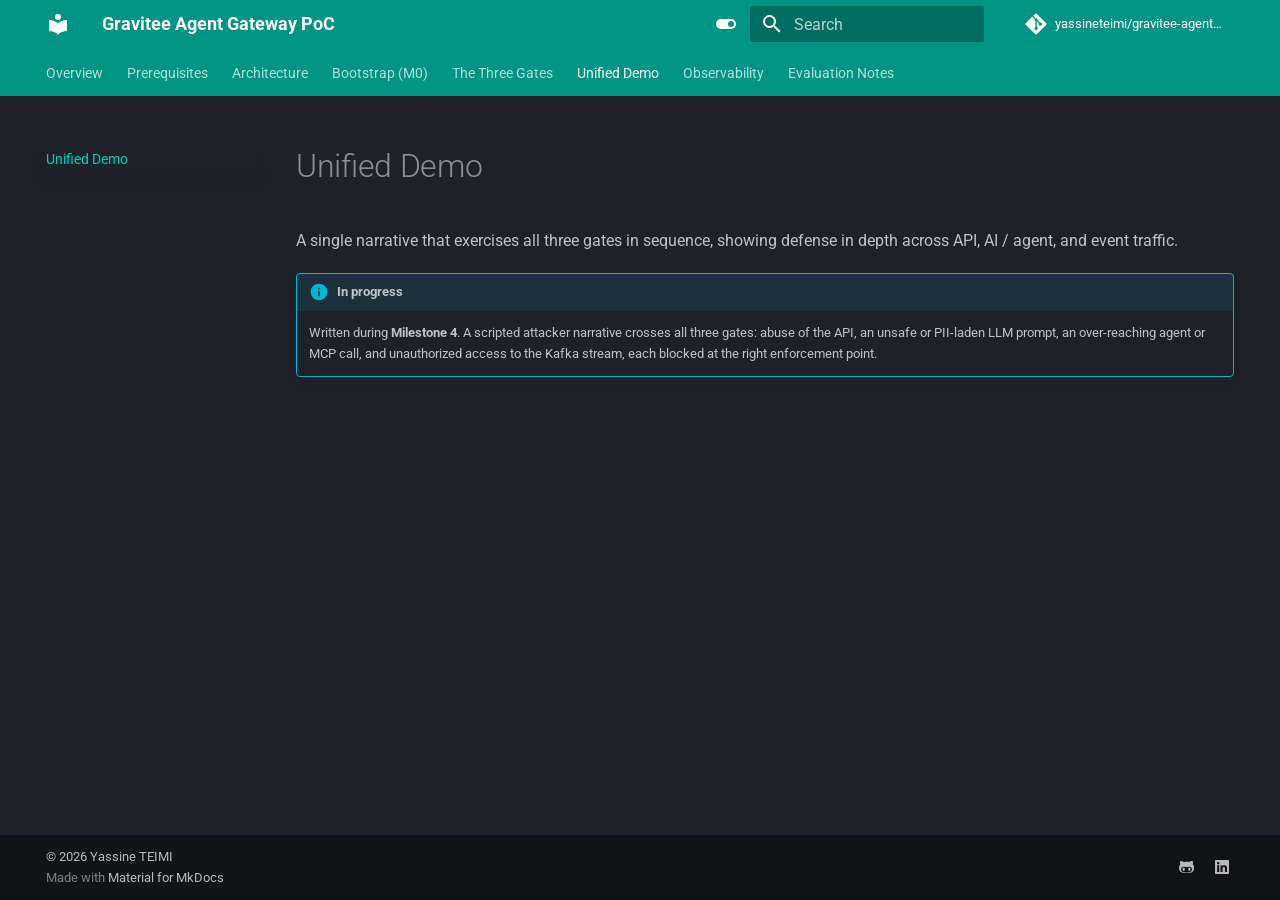
<file: unified-demo/index.html>
<!doctype html>
<html lang="en" class="no-js">
  <head>
    
      <meta charset="utf-8">
      <meta name="viewport" content="width=device-width,initial-scale=1">
      
        <meta name="description" content="A homelab benchmark of Gravitee across three enforcement points: an API Gateway (auth, plans, rate limit and quota), an AI / Agent Gateway (LLM, MCP and A2A governance), and an event-native Kafka Gateway. GitOps-first with ArgoCD on a local Kubernetes cluster: declarative authentication, rate limiting, LLM prompt guardrails and token controls, MCP and agent access control, and access control on native Kafka streams.">
      
      
        <meta name="author" content="Yassine TEIMI">
      
      
      
        <link rel="prev" href="../gates/event-gateway/">
      
      
        <link rel="next" href="../observability/">
      
      
      <link rel="icon" href="../assets/images/favicon.png">
      <meta name="generator" content="mkdocs-1.6.1, mkdocs-material-9.5.49">
    
    
      
        <title>Unified Demo - Gravitee Agent Gateway PoC</title>
      
    
    
      <link rel="stylesheet" href="../assets/stylesheets/main.6f8fc17f.min.css">
      
        
        <link rel="stylesheet" href="../assets/stylesheets/palette.06af60db.min.css">
      
      


    
    
      
    
    
      
        
        
        <link rel="preconnect" href="https://fonts.gstatic.com" crossorigin>
        <link rel="stylesheet" href="https://fonts.googleapis.com/css?family=Roboto:300,300i,400,400i,700,700i%7CRoboto+Mono:400,400i,700,700i&display=fallback">
        <style>:root{--md-text-font:"Roboto";--md-code-font:"Roboto Mono"}</style>
      
    
    
      <link rel="stylesheet" href="../stylesheets/terminal.css">
    
    <script>__md_scope=new URL("..",location),__md_hash=e=>[...e].reduce(((e,_)=>(e<<5)-e+_.charCodeAt(0)),0),__md_get=(e,_=localStorage,t=__md_scope)=>JSON.parse(_.getItem(t.pathname+"."+e)),__md_set=(e,_,t=localStorage,a=__md_scope)=>{try{t.setItem(a.pathname+"."+e,JSON.stringify(_))}catch(e){}}</script>
    
      

    
    
    
  </head>
  
  
    
    
      
    
    
    
    
    <body dir="ltr" data-md-color-scheme="slate" data-md-color-primary="teal" data-md-color-accent="lime">
  
    
    <input class="md-toggle" data-md-toggle="drawer" type="checkbox" id="__drawer" autocomplete="off">
    <input class="md-toggle" data-md-toggle="search" type="checkbox" id="__search" autocomplete="off">
    <label class="md-overlay" for="__drawer"></label>
    <div data-md-component="skip">
      
        
        <a href="#unified-demo" class="md-skip">
          Skip to content
        </a>
      
    </div>
    <div data-md-component="announce">
      
    </div>
    
    
      

<header class="md-header" data-md-component="header">
  <nav class="md-header__inner md-grid" aria-label="Header">
    <a href=".." title="Gravitee Agent Gateway PoC" class="md-header__button md-logo" aria-label="Gravitee Agent Gateway PoC" data-md-component="logo">
      
  
  <svg xmlns="http://www.w3.org/2000/svg" viewBox="0 0 24 24"><path d="M12 8a3 3 0 0 0 3-3 3 3 0 0 0-3-3 3 3 0 0 0-3 3 3 3 0 0 0 3 3m0 3.54C9.64 9.35 6.5 8 3 8v11c3.5 0 6.64 1.35 9 3.54 2.36-2.19 5.5-3.54 9-3.54V8c-3.5 0-6.64 1.35-9 3.54"/></svg>

    </a>
    <label class="md-header__button md-icon" for="__drawer">
      
      <svg xmlns="http://www.w3.org/2000/svg" viewBox="0 0 24 24"><path d="M3 6h18v2H3zm0 5h18v2H3zm0 5h18v2H3z"/></svg>
    </label>
    <div class="md-header__title" data-md-component="header-title">
      <div class="md-header__ellipsis">
        <div class="md-header__topic">
          <span class="md-ellipsis">
            Gravitee Agent Gateway PoC
          </span>
        </div>
        <div class="md-header__topic" data-md-component="header-topic">
          <span class="md-ellipsis">
            
              Unified Demo
            
          </span>
        </div>
      </div>
    </div>
    
      
        <form class="md-header__option" data-md-component="palette">
  
    
    
    
    <input class="md-option" data-md-color-media="" data-md-color-scheme="slate" data-md-color-primary="teal" data-md-color-accent="lime"  aria-label="Switch to light mode"  type="radio" name="__palette" id="__palette_0">
    
      <label class="md-header__button md-icon" title="Switch to light mode" for="__palette_1" hidden>
        <svg xmlns="http://www.w3.org/2000/svg" viewBox="0 0 24 24"><path d="M17 7H7a5 5 0 0 0-5 5 5 5 0 0 0 5 5h10a5 5 0 0 0 5-5 5 5 0 0 0-5-5m0 8a3 3 0 0 1-3-3 3 3 0 0 1 3-3 3 3 0 0 1 3 3 3 3 0 0 1-3 3"/></svg>
      </label>
    
  
    
    
    
    <input class="md-option" data-md-color-media="" data-md-color-scheme="default" data-md-color-primary="teal" data-md-color-accent="purple"  aria-label="Switch to dark mode"  type="radio" name="__palette" id="__palette_1">
    
      <label class="md-header__button md-icon" title="Switch to dark mode" for="__palette_0" hidden>
        <svg xmlns="http://www.w3.org/2000/svg" viewBox="0 0 24 24"><path d="M17 6H7c-3.31 0-6 2.69-6 6s2.69 6 6 6h10c3.31 0 6-2.69 6-6s-2.69-6-6-6m0 10H7c-2.21 0-4-1.79-4-4s1.79-4 4-4h10c2.21 0 4 1.79 4 4s-1.79 4-4 4M7 9c-1.66 0-3 1.34-3 3s1.34 3 3 3 3-1.34 3-3-1.34-3-3-3"/></svg>
      </label>
    
  
</form>
      
    
    
      <script>var palette=__md_get("__palette");if(palette&&palette.color){if("(prefers-color-scheme)"===palette.color.media){var media=matchMedia("(prefers-color-scheme: light)"),input=document.querySelector(media.matches?"[data-md-color-media='(prefers-color-scheme: light)']":"[data-md-color-media='(prefers-color-scheme: dark)']");palette.color.media=input.getAttribute("data-md-color-media"),palette.color.scheme=input.getAttribute("data-md-color-scheme"),palette.color.primary=input.getAttribute("data-md-color-primary"),palette.color.accent=input.getAttribute("data-md-color-accent")}for(var[key,value]of Object.entries(palette.color))document.body.setAttribute("data-md-color-"+key,value)}</script>
    
    
    
      <label class="md-header__button md-icon" for="__search">
        
        <svg xmlns="http://www.w3.org/2000/svg" viewBox="0 0 24 24"><path d="M9.5 3A6.5 6.5 0 0 1 16 9.5c0 1.61-.59 3.09-1.56 4.23l.27.27h.79l5 5-1.5 1.5-5-5v-.79l-.27-.27A6.52 6.52 0 0 1 9.5 16 6.5 6.5 0 0 1 3 9.5 6.5 6.5 0 0 1 9.5 3m0 2C7 5 5 7 5 9.5S7 14 9.5 14 14 12 14 9.5 12 5 9.5 5"/></svg>
      </label>
      <div class="md-search" data-md-component="search" role="dialog">
  <label class="md-search__overlay" for="__search"></label>
  <div class="md-search__inner" role="search">
    <form class="md-search__form" name="search">
      <input type="text" class="md-search__input" name="query" aria-label="Search" placeholder="Search" autocapitalize="off" autocorrect="off" autocomplete="off" spellcheck="false" data-md-component="search-query" required>
      <label class="md-search__icon md-icon" for="__search">
        
        <svg xmlns="http://www.w3.org/2000/svg" viewBox="0 0 24 24"><path d="M9.5 3A6.5 6.5 0 0 1 16 9.5c0 1.61-.59 3.09-1.56 4.23l.27.27h.79l5 5-1.5 1.5-5-5v-.79l-.27-.27A6.52 6.52 0 0 1 9.5 16 6.5 6.5 0 0 1 3 9.5 6.5 6.5 0 0 1 9.5 3m0 2C7 5 5 7 5 9.5S7 14 9.5 14 14 12 14 9.5 12 5 9.5 5"/></svg>
        
        <svg xmlns="http://www.w3.org/2000/svg" viewBox="0 0 24 24"><path d="M20 11v2H8l5.5 5.5-1.42 1.42L4.16 12l7.92-7.92L13.5 5.5 8 11z"/></svg>
      </label>
      <nav class="md-search__options" aria-label="Search">
        
        <button type="reset" class="md-search__icon md-icon" title="Clear" aria-label="Clear" tabindex="-1">
          
          <svg xmlns="http://www.w3.org/2000/svg" viewBox="0 0 24 24"><path d="M19 6.41 17.59 5 12 10.59 6.41 5 5 6.41 10.59 12 5 17.59 6.41 19 12 13.41 17.59 19 19 17.59 13.41 12z"/></svg>
        </button>
      </nav>
      
        <div class="md-search__suggest" data-md-component="search-suggest"></div>
      
    </form>
    <div class="md-search__output">
      <div class="md-search__scrollwrap" tabindex="0" data-md-scrollfix>
        <div class="md-search-result" data-md-component="search-result">
          <div class="md-search-result__meta">
            Initializing search
          </div>
          <ol class="md-search-result__list" role="presentation"></ol>
        </div>
      </div>
    </div>
  </div>
</div>
    
    
      <div class="md-header__source">
        <a href="https://github.com/yassineteimi/gravitee-agent-gateway-poc" title="Go to repository" class="md-source" data-md-component="source">
  <div class="md-source__icon md-icon">
    
    <svg xmlns="http://www.w3.org/2000/svg" viewBox="0 0 448 512"><!--! Font Awesome Free 6.7.1 by @fontawesome - https://fontawesome.com License - https://fontawesome.com/license/free (Icons: CC BY 4.0, Fonts: SIL OFL 1.1, Code: MIT License) Copyright 2024 Fonticons, Inc.--><path d="M439.55 236.05 244 40.45a28.87 28.87 0 0 0-40.81 0l-40.66 40.63 51.52 51.52c27.06-9.14 52.68 16.77 43.39 43.68l49.66 49.66c34.23-11.8 61.18 31 35.47 56.69-26.49 26.49-70.21-2.87-56-37.34L240.22 199v121.85c25.3 12.54 22.26 41.85 9.08 55a34.34 34.34 0 0 1-48.55 0c-17.57-17.6-11.07-46.91 11.25-56v-123c-20.8-8.51-24.6-30.74-18.64-45L142.57 101 8.45 235.14a28.86 28.86 0 0 0 0 40.81l195.61 195.6a28.86 28.86 0 0 0 40.8 0l194.69-194.69a28.86 28.86 0 0 0 0-40.81"/></svg>
  </div>
  <div class="md-source__repository">
    yassineteimi/gravitee-agent-gateway-poc
  </div>
</a>
      </div>
    
  </nav>
  
</header>
    
    <div class="md-container" data-md-component="container">
      
      
        
          
            
<nav class="md-tabs" aria-label="Tabs" data-md-component="tabs">
  <div class="md-grid">
    <ul class="md-tabs__list">
      
        
  
  
  
    <li class="md-tabs__item">
      <a href=".." class="md-tabs__link">
        
  
    
  
  Overview

      </a>
    </li>
  

      
        
  
  
  
    <li class="md-tabs__item">
      <a href="../prerequisites/" class="md-tabs__link">
        
  
    
  
  Prerequisites

      </a>
    </li>
  

      
        
  
  
  
    <li class="md-tabs__item">
      <a href="../architecture/" class="md-tabs__link">
        
  
    
  
  Architecture

      </a>
    </li>
  

      
        
  
  
  
    <li class="md-tabs__item">
      <a href="../bootstrap/" class="md-tabs__link">
        
  
    
  
  Bootstrap (M0)

      </a>
    </li>
  

      
        
  
  
  
    
    
      <li class="md-tabs__item">
        <a href="../gates/api-gateway/" class="md-tabs__link">
          
  
  The Three Gates

        </a>
      </li>
    
  

      
        
  
  
    
  
  
    <li class="md-tabs__item md-tabs__item--active">
      <a href="./" class="md-tabs__link">
        
  
    
  
  Unified Demo

      </a>
    </li>
  

      
        
  
  
  
    <li class="md-tabs__item">
      <a href="../observability/" class="md-tabs__link">
        
  
    
  
  Observability

      </a>
    </li>
  

      
        
  
  
  
    <li class="md-tabs__item">
      <a href="../evaluation/" class="md-tabs__link">
        
  
    
  
  Evaluation Notes

      </a>
    </li>
  

      
    </ul>
  </div>
</nav>
          
        
      
      <main class="md-main" data-md-component="main">
        <div class="md-main__inner md-grid">
          
            
              
              <div class="md-sidebar md-sidebar--primary" data-md-component="sidebar" data-md-type="navigation" >
                <div class="md-sidebar__scrollwrap">
                  <div class="md-sidebar__inner">
                    


  


  

<nav class="md-nav md-nav--primary md-nav--lifted md-nav--integrated" aria-label="Navigation" data-md-level="0">
  <label class="md-nav__title" for="__drawer">
    <a href=".." title="Gravitee Agent Gateway PoC" class="md-nav__button md-logo" aria-label="Gravitee Agent Gateway PoC" data-md-component="logo">
      
  
  <svg xmlns="http://www.w3.org/2000/svg" viewBox="0 0 24 24"><path d="M12 8a3 3 0 0 0 3-3 3 3 0 0 0-3-3 3 3 0 0 0-3 3 3 3 0 0 0 3 3m0 3.54C9.64 9.35 6.5 8 3 8v11c3.5 0 6.64 1.35 9 3.54 2.36-2.19 5.5-3.54 9-3.54V8c-3.5 0-6.64 1.35-9 3.54"/></svg>

    </a>
    Gravitee Agent Gateway PoC
  </label>
  
    <div class="md-nav__source">
      <a href="https://github.com/yassineteimi/gravitee-agent-gateway-poc" title="Go to repository" class="md-source" data-md-component="source">
  <div class="md-source__icon md-icon">
    
    <svg xmlns="http://www.w3.org/2000/svg" viewBox="0 0 448 512"><!--! Font Awesome Free 6.7.1 by @fontawesome - https://fontawesome.com License - https://fontawesome.com/license/free (Icons: CC BY 4.0, Fonts: SIL OFL 1.1, Code: MIT License) Copyright 2024 Fonticons, Inc.--><path d="M439.55 236.05 244 40.45a28.87 28.87 0 0 0-40.81 0l-40.66 40.63 51.52 51.52c27.06-9.14 52.68 16.77 43.39 43.68l49.66 49.66c34.23-11.8 61.18 31 35.47 56.69-26.49 26.49-70.21-2.87-56-37.34L240.22 199v121.85c25.3 12.54 22.26 41.85 9.08 55a34.34 34.34 0 0 1-48.55 0c-17.57-17.6-11.07-46.91 11.25-56v-123c-20.8-8.51-24.6-30.74-18.64-45L142.57 101 8.45 235.14a28.86 28.86 0 0 0 0 40.81l195.61 195.6a28.86 28.86 0 0 0 40.8 0l194.69-194.69a28.86 28.86 0 0 0 0-40.81"/></svg>
  </div>
  <div class="md-source__repository">
    yassineteimi/gravitee-agent-gateway-poc
  </div>
</a>
    </div>
  
  <ul class="md-nav__list" data-md-scrollfix>
    
      
      
  
  
  
  
    <li class="md-nav__item">
      <a href=".." class="md-nav__link">
        
  
  <span class="md-ellipsis">
    Overview
  </span>
  

      </a>
    </li>
  

    
      
      
  
  
  
  
    <li class="md-nav__item">
      <a href="../prerequisites/" class="md-nav__link">
        
  
  <span class="md-ellipsis">
    Prerequisites
  </span>
  

      </a>
    </li>
  

    
      
      
  
  
  
  
    <li class="md-nav__item">
      <a href="../architecture/" class="md-nav__link">
        
  
  <span class="md-ellipsis">
    Architecture
  </span>
  

      </a>
    </li>
  

    
      
      
  
  
  
  
    <li class="md-nav__item">
      <a href="../bootstrap/" class="md-nav__link">
        
  
  <span class="md-ellipsis">
    Bootstrap (M0)
  </span>
  

      </a>
    </li>
  

    
      
      
  
  
  
  
    
    
    
      
      
        
      
    
    
    <li class="md-nav__item md-nav__item--nested">
      
        
        
        <input class="md-nav__toggle md-toggle " type="checkbox" id="__nav_5" >
        
          
          <label class="md-nav__link" for="__nav_5" id="__nav_5_label" tabindex="0">
            
  
  <span class="md-ellipsis">
    The Three Gates
  </span>
  

            <span class="md-nav__icon md-icon"></span>
          </label>
        
        <nav class="md-nav" data-md-level="1" aria-labelledby="__nav_5_label" aria-expanded="false">
          <label class="md-nav__title" for="__nav_5">
            <span class="md-nav__icon md-icon"></span>
            The Three Gates
          </label>
          <ul class="md-nav__list" data-md-scrollfix>
            
              
                
  
  
  
  
    <li class="md-nav__item">
      <a href="../gates/api-gateway/" class="md-nav__link">
        
  
  <span class="md-ellipsis">
    Gate 1: API Gateway
  </span>
  

      </a>
    </li>
  

              
            
              
                
  
  
  
  
    <li class="md-nav__item">
      <a href="../gates/ai-agent-gateway/" class="md-nav__link">
        
  
  <span class="md-ellipsis">
    Gate 2: AI / Agent Gateway
  </span>
  

      </a>
    </li>
  

              
            
              
                
  
  
  
  
    <li class="md-nav__item">
      <a href="../gates/event-gateway/" class="md-nav__link">
        
  
  <span class="md-ellipsis">
    Gate 3: Event Gateway
  </span>
  

      </a>
    </li>
  

              
            
          </ul>
        </nav>
      
    </li>
  

    
      
      
  
  
    
  
  
  
    <li class="md-nav__item md-nav__item--active">
      
      <input class="md-nav__toggle md-toggle" type="checkbox" id="__toc">
      
      
        
      
      
      <a href="./" class="md-nav__link md-nav__link--active">
        
  
  <span class="md-ellipsis">
    Unified Demo
  </span>
  

      </a>
      
    </li>
  

    
      
      
  
  
  
  
    <li class="md-nav__item">
      <a href="../observability/" class="md-nav__link">
        
  
  <span class="md-ellipsis">
    Observability
  </span>
  

      </a>
    </li>
  

    
      
      
  
  
  
  
    <li class="md-nav__item">
      <a href="../evaluation/" class="md-nav__link">
        
  
  <span class="md-ellipsis">
    Evaluation Notes
  </span>
  

      </a>
    </li>
  

    
  </ul>
</nav>
                  </div>
                </div>
              </div>
            
            
          
          
            <div class="md-content" data-md-component="content">
              <article class="md-content__inner md-typeset">
                
                  

  
  


<h1 id="unified-demo">Unified Demo</h1>
<p>A single narrative that exercises all three gates in sequence, showing defense in depth across API, AI / agent, and event traffic.</p>
<div class="admonition info">
<p class="admonition-title">In progress</p>
<p>Written during <strong>Milestone 4</strong>. A scripted attacker narrative crosses all three gates: abuse of the API, an unsafe or PII-laden LLM prompt, an over-reaching agent or MCP call, and unauthorized access to the Kafka stream, each blocked at the right enforcement point.</p>
</div>












                
              </article>
            </div>
          
          
  <script>var tabs=__md_get("__tabs");if(Array.isArray(tabs))e:for(var set of document.querySelectorAll(".tabbed-set")){var labels=set.querySelector(".tabbed-labels");for(var tab of tabs)for(var label of labels.getElementsByTagName("label"))if(label.innerText.trim()===tab){var input=document.getElementById(label.htmlFor);input.checked=!0;continue e}}</script>

<script>var target=document.getElementById(location.hash.slice(1));target&&target.name&&(target.checked=target.name.startsWith("__tabbed_"))</script>
        </div>
        
          <button type="button" class="md-top md-icon" data-md-component="top" hidden>
  
  <svg xmlns="http://www.w3.org/2000/svg" viewBox="0 0 24 24"><path d="M13 20h-2V8l-5.5 5.5-1.42-1.42L12 4.16l7.92 7.92-1.42 1.42L13 8z"/></svg>
  Back to top
</button>
        
      </main>
      
        <footer class="md-footer">
  
  <div class="md-footer-meta md-typeset">
    <div class="md-footer-meta__inner md-grid">
      <div class="md-copyright">
  
    <div class="md-copyright__highlight">
      &copy; 2026 <a href="https://github.com/yassineteimi" target="_blank" rel="noopener">Yassine TEIMI</a>

    </div>
  
  
    Made with
    <a href="https://squidfunk.github.io/mkdocs-material/" target="_blank" rel="noopener">
      Material for MkDocs
    </a>
  
</div>
      
        <div class="md-social">
  
    
    
    
    
      
      
    
    <a href="https://github.com/yassineteimi" target="_blank" rel="noopener" title="github.com" class="md-social__link">
      <svg xmlns="http://www.w3.org/2000/svg" viewBox="0 0 480 512"><!--! Font Awesome Free 6.7.1 by @fontawesome - https://fontawesome.com License - https://fontawesome.com/license/free (Icons: CC BY 4.0, Fonts: SIL OFL 1.1, Code: MIT License) Copyright 2024 Fonticons, Inc.--><path d="M186.1 328.7c0 20.9-10.9 55.1-36.7 55.1s-36.7-34.2-36.7-55.1 10.9-55.1 36.7-55.1 36.7 34.2 36.7 55.1M480 278.2c0 31.9-3.2 65.7-17.5 95-37.9 76.6-142.1 74.8-216.7 74.8-75.8 0-186.2 2.7-225.6-74.8-14.6-29-20.2-63.1-20.2-95 0-41.9 13.9-81.5 41.5-113.6-5.2-15.8-7.7-32.4-7.7-48.8 0-21.5 4.9-32.3 14.6-51.8 45.3 0 74.3 9 108.8 36 29-6.9 58.8-10 88.7-10 27 0 54.2 2.9 80.4 9.2 34-26.7 63-35.2 107.8-35.2 9.8 19.5 14.6 30.3 14.6 51.8 0 16.4-2.6 32.7-7.7 48.2 27.5 32.4 39 72.3 39 114.2m-64.3 50.5c0-43.9-26.7-82.6-73.5-82.6-18.9 0-37 3.4-56 6-14.9 2.3-29.8 3.2-45.1 3.2-15.2 0-30.1-.9-45.1-3.2-18.7-2.6-37-6-56-6-46.8 0-73.5 38.7-73.5 82.6 0 87.8 80.4 101.3 150.4 101.3h48.2c70.3 0 150.6-13.4 150.6-101.3m-82.6-55.1c-25.8 0-36.7 34.2-36.7 55.1s10.9 55.1 36.7 55.1 36.7-34.2 36.7-55.1-10.9-55.1-36.7-55.1"/></svg>
    </a>
  
    
    
    
    
      
      
    
    <a href="https://linkedin.com/in/yassine-teimi" target="_blank" rel="noopener" title="linkedin.com" class="md-social__link">
      <svg xmlns="http://www.w3.org/2000/svg" viewBox="0 0 448 512"><!--! Font Awesome Free 6.7.1 by @fontawesome - https://fontawesome.com License - https://fontawesome.com/license/free (Icons: CC BY 4.0, Fonts: SIL OFL 1.1, Code: MIT License) Copyright 2024 Fonticons, Inc.--><path d="M416 32H31.9C14.3 32 0 46.5 0 64.3v383.4C0 465.5 14.3 480 31.9 480H416c17.6 0 32-14.5 32-32.3V64.3c0-17.8-14.4-32.3-32-32.3M135.4 416H69V202.2h66.5V416zm-33.2-243c-21.3 0-38.5-17.3-38.5-38.5S80.9 96 102.2 96c21.2 0 38.5 17.3 38.5 38.5 0 21.3-17.2 38.5-38.5 38.5m282.1 243h-66.4V312c0-24.8-.5-56.7-34.5-56.7-34.6 0-39.9 27-39.9 54.9V416h-66.4V202.2h63.7v29.2h.9c8.9-16.8 30.6-34.5 62.9-34.5 67.2 0 79.7 44.3 79.7 101.9z"/></svg>
    </a>
  
</div>
      
    </div>
  </div>
</footer>
      
    </div>
    <div class="md-dialog" data-md-component="dialog">
      <div class="md-dialog__inner md-typeset"></div>
    </div>
    
    
    <script id="__config" type="application/json">{"base": "..", "features": ["navigation.tabs", "navigation.sections", "toc.integrate", "navigation.top", "search.suggest", "search.highlight", "content.tabs.link", "content.code.annotation", "content.code.copy"], "search": "../assets/javascripts/workers/search.6ce7567c.min.js", "translations": {"clipboard.copied": "Copied to clipboard", "clipboard.copy": "Copy to clipboard", "search.result.more.one": "1 more on this page", "search.result.more.other": "# more on this page", "search.result.none": "No matching documents", "search.result.one": "1 matching document", "search.result.other": "# matching documents", "search.result.placeholder": "Type to start searching", "search.result.term.missing": "Missing", "select.version": "Select version"}}</script>
    
    
      <script src="../assets/javascripts/bundle.88dd0f4e.min.js"></script>
      
    
  </body>
</html>
</file>
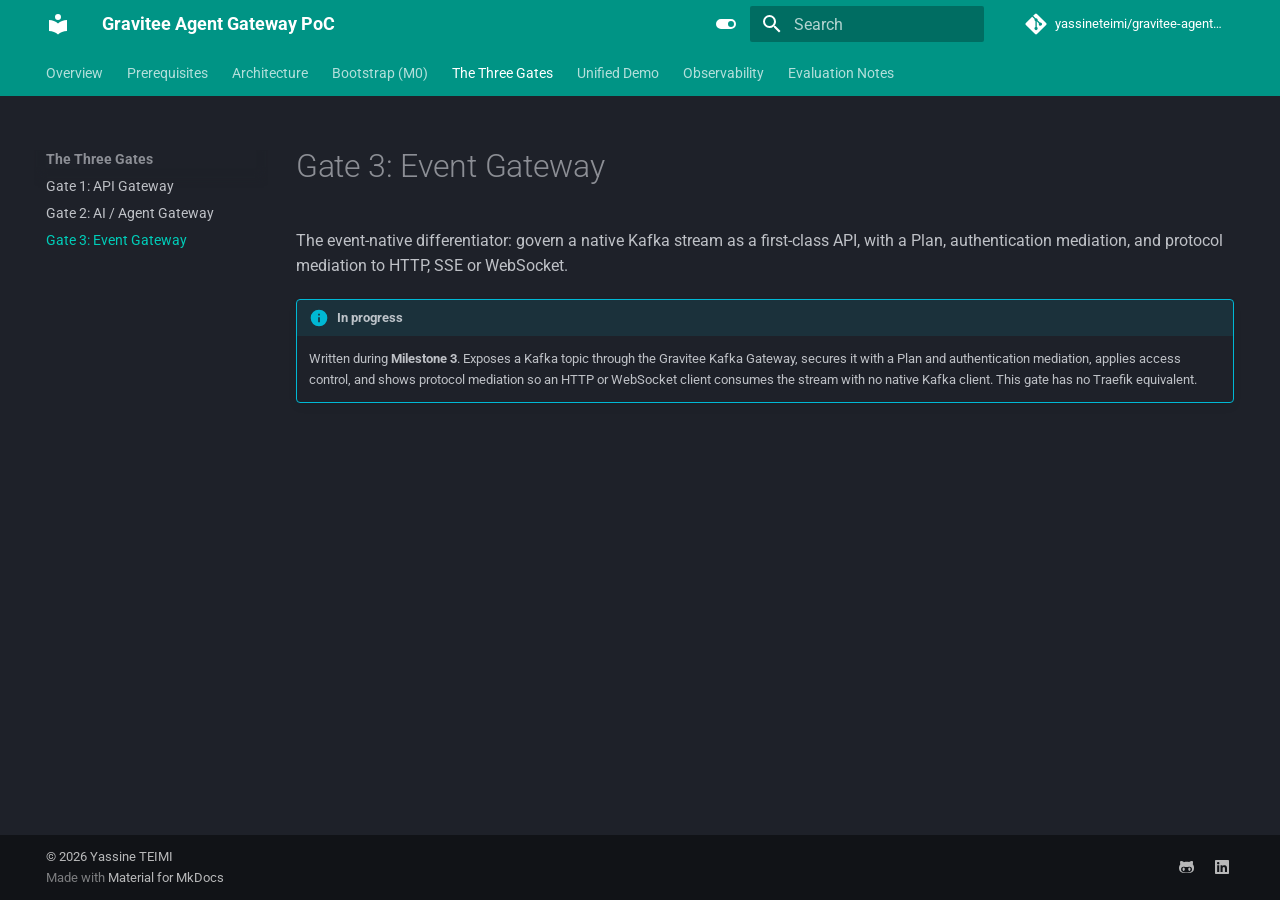
<file: gates/event-gateway/index.html>
<!doctype html>
<html lang="en" class="no-js">
  <head>
    
      <meta charset="utf-8">
      <meta name="viewport" content="width=device-width,initial-scale=1">
      
        <meta name="description" content="A homelab benchmark of Gravitee across three enforcement points: an API Gateway (auth, plans, rate limit and quota), an AI / Agent Gateway (LLM, MCP and A2A governance), and an event-native Kafka Gateway. GitOps-first with ArgoCD on a local Kubernetes cluster: declarative authentication, rate limiting, LLM prompt guardrails and token controls, MCP and agent access control, and access control on native Kafka streams.">
      
      
        <meta name="author" content="Yassine TEIMI">
      
      
      
        <link rel="prev" href="../ai-agent-gateway/">
      
      
        <link rel="next" href="../../unified-demo/">
      
      
      <link rel="icon" href="../../assets/images/favicon.png">
      <meta name="generator" content="mkdocs-1.6.1, mkdocs-material-9.5.49">
    
    
      
        <title>Gate 3: Event Gateway - Gravitee Agent Gateway PoC</title>
      
    
    
      <link rel="stylesheet" href="../../assets/stylesheets/main.6f8fc17f.min.css">
      
        
        <link rel="stylesheet" href="../../assets/stylesheets/palette.06af60db.min.css">
      
      


    
    
      
    
    
      
        
        
        <link rel="preconnect" href="https://fonts.gstatic.com" crossorigin>
        <link rel="stylesheet" href="https://fonts.googleapis.com/css?family=Roboto:300,300i,400,400i,700,700i%7CRoboto+Mono:400,400i,700,700i&display=fallback">
        <style>:root{--md-text-font:"Roboto";--md-code-font:"Roboto Mono"}</style>
      
    
    
      <link rel="stylesheet" href="../../stylesheets/terminal.css">
    
    <script>__md_scope=new URL("../..",location),__md_hash=e=>[...e].reduce(((e,_)=>(e<<5)-e+_.charCodeAt(0)),0),__md_get=(e,_=localStorage,t=__md_scope)=>JSON.parse(_.getItem(t.pathname+"."+e)),__md_set=(e,_,t=localStorage,a=__md_scope)=>{try{t.setItem(a.pathname+"."+e,JSON.stringify(_))}catch(e){}}</script>
    
      

    
    
    
  </head>
  
  
    
    
      
    
    
    
    
    <body dir="ltr" data-md-color-scheme="slate" data-md-color-primary="teal" data-md-color-accent="lime">
  
    
    <input class="md-toggle" data-md-toggle="drawer" type="checkbox" id="__drawer" autocomplete="off">
    <input class="md-toggle" data-md-toggle="search" type="checkbox" id="__search" autocomplete="off">
    <label class="md-overlay" for="__drawer"></label>
    <div data-md-component="skip">
      
        
        <a href="#gate-3-event-gateway" class="md-skip">
          Skip to content
        </a>
      
    </div>
    <div data-md-component="announce">
      
    </div>
    
    
      

<header class="md-header" data-md-component="header">
  <nav class="md-header__inner md-grid" aria-label="Header">
    <a href="../.." title="Gravitee Agent Gateway PoC" class="md-header__button md-logo" aria-label="Gravitee Agent Gateway PoC" data-md-component="logo">
      
  
  <svg xmlns="http://www.w3.org/2000/svg" viewBox="0 0 24 24"><path d="M12 8a3 3 0 0 0 3-3 3 3 0 0 0-3-3 3 3 0 0 0-3 3 3 3 0 0 0 3 3m0 3.54C9.64 9.35 6.5 8 3 8v11c3.5 0 6.64 1.35 9 3.54 2.36-2.19 5.5-3.54 9-3.54V8c-3.5 0-6.64 1.35-9 3.54"/></svg>

    </a>
    <label class="md-header__button md-icon" for="__drawer">
      
      <svg xmlns="http://www.w3.org/2000/svg" viewBox="0 0 24 24"><path d="M3 6h18v2H3zm0 5h18v2H3zm0 5h18v2H3z"/></svg>
    </label>
    <div class="md-header__title" data-md-component="header-title">
      <div class="md-header__ellipsis">
        <div class="md-header__topic">
          <span class="md-ellipsis">
            Gravitee Agent Gateway PoC
          </span>
        </div>
        <div class="md-header__topic" data-md-component="header-topic">
          <span class="md-ellipsis">
            
              Gate 3: Event Gateway
            
          </span>
        </div>
      </div>
    </div>
    
      
        <form class="md-header__option" data-md-component="palette">
  
    
    
    
    <input class="md-option" data-md-color-media="" data-md-color-scheme="slate" data-md-color-primary="teal" data-md-color-accent="lime"  aria-label="Switch to light mode"  type="radio" name="__palette" id="__palette_0">
    
      <label class="md-header__button md-icon" title="Switch to light mode" for="__palette_1" hidden>
        <svg xmlns="http://www.w3.org/2000/svg" viewBox="0 0 24 24"><path d="M17 7H7a5 5 0 0 0-5 5 5 5 0 0 0 5 5h10a5 5 0 0 0 5-5 5 5 0 0 0-5-5m0 8a3 3 0 0 1-3-3 3 3 0 0 1 3-3 3 3 0 0 1 3 3 3 3 0 0 1-3 3"/></svg>
      </label>
    
  
    
    
    
    <input class="md-option" data-md-color-media="" data-md-color-scheme="default" data-md-color-primary="teal" data-md-color-accent="purple"  aria-label="Switch to dark mode"  type="radio" name="__palette" id="__palette_1">
    
      <label class="md-header__button md-icon" title="Switch to dark mode" for="__palette_0" hidden>
        <svg xmlns="http://www.w3.org/2000/svg" viewBox="0 0 24 24"><path d="M17 6H7c-3.31 0-6 2.69-6 6s2.69 6 6 6h10c3.31 0 6-2.69 6-6s-2.69-6-6-6m0 10H7c-2.21 0-4-1.79-4-4s1.79-4 4-4h10c2.21 0 4 1.79 4 4s-1.79 4-4 4M7 9c-1.66 0-3 1.34-3 3s1.34 3 3 3 3-1.34 3-3-1.34-3-3-3"/></svg>
      </label>
    
  
</form>
      
    
    
      <script>var palette=__md_get("__palette");if(palette&&palette.color){if("(prefers-color-scheme)"===palette.color.media){var media=matchMedia("(prefers-color-scheme: light)"),input=document.querySelector(media.matches?"[data-md-color-media='(prefers-color-scheme: light)']":"[data-md-color-media='(prefers-color-scheme: dark)']");palette.color.media=input.getAttribute("data-md-color-media"),palette.color.scheme=input.getAttribute("data-md-color-scheme"),palette.color.primary=input.getAttribute("data-md-color-primary"),palette.color.accent=input.getAttribute("data-md-color-accent")}for(var[key,value]of Object.entries(palette.color))document.body.setAttribute("data-md-color-"+key,value)}</script>
    
    
    
      <label class="md-header__button md-icon" for="__search">
        
        <svg xmlns="http://www.w3.org/2000/svg" viewBox="0 0 24 24"><path d="M9.5 3A6.5 6.5 0 0 1 16 9.5c0 1.61-.59 3.09-1.56 4.23l.27.27h.79l5 5-1.5 1.5-5-5v-.79l-.27-.27A6.52 6.52 0 0 1 9.5 16 6.5 6.5 0 0 1 3 9.5 6.5 6.5 0 0 1 9.5 3m0 2C7 5 5 7 5 9.5S7 14 9.5 14 14 12 14 9.5 12 5 9.5 5"/></svg>
      </label>
      <div class="md-search" data-md-component="search" role="dialog">
  <label class="md-search__overlay" for="__search"></label>
  <div class="md-search__inner" role="search">
    <form class="md-search__form" name="search">
      <input type="text" class="md-search__input" name="query" aria-label="Search" placeholder="Search" autocapitalize="off" autocorrect="off" autocomplete="off" spellcheck="false" data-md-component="search-query" required>
      <label class="md-search__icon md-icon" for="__search">
        
        <svg xmlns="http://www.w3.org/2000/svg" viewBox="0 0 24 24"><path d="M9.5 3A6.5 6.5 0 0 1 16 9.5c0 1.61-.59 3.09-1.56 4.23l.27.27h.79l5 5-1.5 1.5-5-5v-.79l-.27-.27A6.52 6.52 0 0 1 9.5 16 6.5 6.5 0 0 1 3 9.5 6.5 6.5 0 0 1 9.5 3m0 2C7 5 5 7 5 9.5S7 14 9.5 14 14 12 14 9.5 12 5 9.5 5"/></svg>
        
        <svg xmlns="http://www.w3.org/2000/svg" viewBox="0 0 24 24"><path d="M20 11v2H8l5.5 5.5-1.42 1.42L4.16 12l7.92-7.92L13.5 5.5 8 11z"/></svg>
      </label>
      <nav class="md-search__options" aria-label="Search">
        
        <button type="reset" class="md-search__icon md-icon" title="Clear" aria-label="Clear" tabindex="-1">
          
          <svg xmlns="http://www.w3.org/2000/svg" viewBox="0 0 24 24"><path d="M19 6.41 17.59 5 12 10.59 6.41 5 5 6.41 10.59 12 5 17.59 6.41 19 12 13.41 17.59 19 19 17.59 13.41 12z"/></svg>
        </button>
      </nav>
      
        <div class="md-search__suggest" data-md-component="search-suggest"></div>
      
    </form>
    <div class="md-search__output">
      <div class="md-search__scrollwrap" tabindex="0" data-md-scrollfix>
        <div class="md-search-result" data-md-component="search-result">
          <div class="md-search-result__meta">
            Initializing search
          </div>
          <ol class="md-search-result__list" role="presentation"></ol>
        </div>
      </div>
    </div>
  </div>
</div>
    
    
      <div class="md-header__source">
        <a href="https://github.com/yassineteimi/gravitee-agent-gateway-poc" title="Go to repository" class="md-source" data-md-component="source">
  <div class="md-source__icon md-icon">
    
    <svg xmlns="http://www.w3.org/2000/svg" viewBox="0 0 448 512"><!--! Font Awesome Free 6.7.1 by @fontawesome - https://fontawesome.com License - https://fontawesome.com/license/free (Icons: CC BY 4.0, Fonts: SIL OFL 1.1, Code: MIT License) Copyright 2024 Fonticons, Inc.--><path d="M439.55 236.05 244 40.45a28.87 28.87 0 0 0-40.81 0l-40.66 40.63 51.52 51.52c27.06-9.14 52.68 16.77 43.39 43.68l49.66 49.66c34.23-11.8 61.18 31 35.47 56.69-26.49 26.49-70.21-2.87-56-37.34L240.22 199v121.85c25.3 12.54 22.26 41.85 9.08 55a34.34 34.34 0 0 1-48.55 0c-17.57-17.6-11.07-46.91 11.25-56v-123c-20.8-8.51-24.6-30.74-18.64-45L142.57 101 8.45 235.14a28.86 28.86 0 0 0 0 40.81l195.61 195.6a28.86 28.86 0 0 0 40.8 0l194.69-194.69a28.86 28.86 0 0 0 0-40.81"/></svg>
  </div>
  <div class="md-source__repository">
    yassineteimi/gravitee-agent-gateway-poc
  </div>
</a>
      </div>
    
  </nav>
  
</header>
    
    <div class="md-container" data-md-component="container">
      
      
        
          
            
<nav class="md-tabs" aria-label="Tabs" data-md-component="tabs">
  <div class="md-grid">
    <ul class="md-tabs__list">
      
        
  
  
  
    <li class="md-tabs__item">
      <a href="../.." class="md-tabs__link">
        
  
    
  
  Overview

      </a>
    </li>
  

      
        
  
  
  
    <li class="md-tabs__item">
      <a href="../../prerequisites/" class="md-tabs__link">
        
  
    
  
  Prerequisites

      </a>
    </li>
  

      
        
  
  
  
    <li class="md-tabs__item">
      <a href="../../architecture/" class="md-tabs__link">
        
  
    
  
  Architecture

      </a>
    </li>
  

      
        
  
  
  
    <li class="md-tabs__item">
      <a href="../../bootstrap/" class="md-tabs__link">
        
  
    
  
  Bootstrap (M0)

      </a>
    </li>
  

      
        
  
  
    
  
  
    
    
      <li class="md-tabs__item md-tabs__item--active">
        <a href="../api-gateway/" class="md-tabs__link">
          
  
  The Three Gates

        </a>
      </li>
    
  

      
        
  
  
  
    <li class="md-tabs__item">
      <a href="../../unified-demo/" class="md-tabs__link">
        
  
    
  
  Unified Demo

      </a>
    </li>
  

      
        
  
  
  
    <li class="md-tabs__item">
      <a href="../../observability/" class="md-tabs__link">
        
  
    
  
  Observability

      </a>
    </li>
  

      
        
  
  
  
    <li class="md-tabs__item">
      <a href="../../evaluation/" class="md-tabs__link">
        
  
    
  
  Evaluation Notes

      </a>
    </li>
  

      
    </ul>
  </div>
</nav>
          
        
      
      <main class="md-main" data-md-component="main">
        <div class="md-main__inner md-grid">
          
            
              
              <div class="md-sidebar md-sidebar--primary" data-md-component="sidebar" data-md-type="navigation" >
                <div class="md-sidebar__scrollwrap">
                  <div class="md-sidebar__inner">
                    


  


  

<nav class="md-nav md-nav--primary md-nav--lifted md-nav--integrated" aria-label="Navigation" data-md-level="0">
  <label class="md-nav__title" for="__drawer">
    <a href="../.." title="Gravitee Agent Gateway PoC" class="md-nav__button md-logo" aria-label="Gravitee Agent Gateway PoC" data-md-component="logo">
      
  
  <svg xmlns="http://www.w3.org/2000/svg" viewBox="0 0 24 24"><path d="M12 8a3 3 0 0 0 3-3 3 3 0 0 0-3-3 3 3 0 0 0-3 3 3 3 0 0 0 3 3m0 3.54C9.64 9.35 6.5 8 3 8v11c3.5 0 6.64 1.35 9 3.54 2.36-2.19 5.5-3.54 9-3.54V8c-3.5 0-6.64 1.35-9 3.54"/></svg>

    </a>
    Gravitee Agent Gateway PoC
  </label>
  
    <div class="md-nav__source">
      <a href="https://github.com/yassineteimi/gravitee-agent-gateway-poc" title="Go to repository" class="md-source" data-md-component="source">
  <div class="md-source__icon md-icon">
    
    <svg xmlns="http://www.w3.org/2000/svg" viewBox="0 0 448 512"><!--! Font Awesome Free 6.7.1 by @fontawesome - https://fontawesome.com License - https://fontawesome.com/license/free (Icons: CC BY 4.0, Fonts: SIL OFL 1.1, Code: MIT License) Copyright 2024 Fonticons, Inc.--><path d="M439.55 236.05 244 40.45a28.87 28.87 0 0 0-40.81 0l-40.66 40.63 51.52 51.52c27.06-9.14 52.68 16.77 43.39 43.68l49.66 49.66c34.23-11.8 61.18 31 35.47 56.69-26.49 26.49-70.21-2.87-56-37.34L240.22 199v121.85c25.3 12.54 22.26 41.85 9.08 55a34.34 34.34 0 0 1-48.55 0c-17.57-17.6-11.07-46.91 11.25-56v-123c-20.8-8.51-24.6-30.74-18.64-45L142.57 101 8.45 235.14a28.86 28.86 0 0 0 0 40.81l195.61 195.6a28.86 28.86 0 0 0 40.8 0l194.69-194.69a28.86 28.86 0 0 0 0-40.81"/></svg>
  </div>
  <div class="md-source__repository">
    yassineteimi/gravitee-agent-gateway-poc
  </div>
</a>
    </div>
  
  <ul class="md-nav__list" data-md-scrollfix>
    
      
      
  
  
  
  
    <li class="md-nav__item">
      <a href="../.." class="md-nav__link">
        
  
  <span class="md-ellipsis">
    Overview
  </span>
  

      </a>
    </li>
  

    
      
      
  
  
  
  
    <li class="md-nav__item">
      <a href="../../prerequisites/" class="md-nav__link">
        
  
  <span class="md-ellipsis">
    Prerequisites
  </span>
  

      </a>
    </li>
  

    
      
      
  
  
  
  
    <li class="md-nav__item">
      <a href="../../architecture/" class="md-nav__link">
        
  
  <span class="md-ellipsis">
    Architecture
  </span>
  

      </a>
    </li>
  

    
      
      
  
  
  
  
    <li class="md-nav__item">
      <a href="../../bootstrap/" class="md-nav__link">
        
  
  <span class="md-ellipsis">
    Bootstrap (M0)
  </span>
  

      </a>
    </li>
  

    
      
      
  
  
    
  
  
  
    
    
    
      
        
        
      
      
        
      
    
    
    <li class="md-nav__item md-nav__item--active md-nav__item--section md-nav__item--nested">
      
        
        
        <input class="md-nav__toggle md-toggle " type="checkbox" id="__nav_5" checked>
        
          
          <label class="md-nav__link" for="__nav_5" id="__nav_5_label" tabindex="">
            
  
  <span class="md-ellipsis">
    The Three Gates
  </span>
  

            <span class="md-nav__icon md-icon"></span>
          </label>
        
        <nav class="md-nav" data-md-level="1" aria-labelledby="__nav_5_label" aria-expanded="true">
          <label class="md-nav__title" for="__nav_5">
            <span class="md-nav__icon md-icon"></span>
            The Three Gates
          </label>
          <ul class="md-nav__list" data-md-scrollfix>
            
              
                
  
  
  
  
    <li class="md-nav__item">
      <a href="../api-gateway/" class="md-nav__link">
        
  
  <span class="md-ellipsis">
    Gate 1: API Gateway
  </span>
  

      </a>
    </li>
  

              
            
              
                
  
  
  
  
    <li class="md-nav__item">
      <a href="../ai-agent-gateway/" class="md-nav__link">
        
  
  <span class="md-ellipsis">
    Gate 2: AI / Agent Gateway
  </span>
  

      </a>
    </li>
  

              
            
              
                
  
  
    
  
  
  
    <li class="md-nav__item md-nav__item--active">
      
      <input class="md-nav__toggle md-toggle" type="checkbox" id="__toc">
      
      
        
      
      
      <a href="./" class="md-nav__link md-nav__link--active">
        
  
  <span class="md-ellipsis">
    Gate 3: Event Gateway
  </span>
  

      </a>
      
    </li>
  

              
            
          </ul>
        </nav>
      
    </li>
  

    
      
      
  
  
  
  
    <li class="md-nav__item">
      <a href="../../unified-demo/" class="md-nav__link">
        
  
  <span class="md-ellipsis">
    Unified Demo
  </span>
  

      </a>
    </li>
  

    
      
      
  
  
  
  
    <li class="md-nav__item">
      <a href="../../observability/" class="md-nav__link">
        
  
  <span class="md-ellipsis">
    Observability
  </span>
  

      </a>
    </li>
  

    
      
      
  
  
  
  
    <li class="md-nav__item">
      <a href="../../evaluation/" class="md-nav__link">
        
  
  <span class="md-ellipsis">
    Evaluation Notes
  </span>
  

      </a>
    </li>
  

    
  </ul>
</nav>
                  </div>
                </div>
              </div>
            
            
          
          
            <div class="md-content" data-md-component="content">
              <article class="md-content__inner md-typeset">
                
                  

  
  


<h1 id="gate-3-event-gateway">Gate 3: Event Gateway</h1>
<p>The event-native differentiator: govern a native Kafka stream as a first-class API, with a Plan, authentication mediation, and protocol mediation to HTTP, SSE or WebSocket.</p>
<div class="admonition info">
<p class="admonition-title">In progress</p>
<p>Written during <strong>Milestone 3</strong>. Exposes a Kafka topic through the Gravitee Kafka Gateway, secures it with a Plan and authentication mediation, applies access control, and shows protocol mediation so an HTTP or WebSocket client consumes the stream with no native Kafka client. This gate has no Traefik equivalent.</p>
</div>












                
              </article>
            </div>
          
          
  <script>var tabs=__md_get("__tabs");if(Array.isArray(tabs))e:for(var set of document.querySelectorAll(".tabbed-set")){var labels=set.querySelector(".tabbed-labels");for(var tab of tabs)for(var label of labels.getElementsByTagName("label"))if(label.innerText.trim()===tab){var input=document.getElementById(label.htmlFor);input.checked=!0;continue e}}</script>

<script>var target=document.getElementById(location.hash.slice(1));target&&target.name&&(target.checked=target.name.startsWith("__tabbed_"))</script>
        </div>
        
          <button type="button" class="md-top md-icon" data-md-component="top" hidden>
  
  <svg xmlns="http://www.w3.org/2000/svg" viewBox="0 0 24 24"><path d="M13 20h-2V8l-5.5 5.5-1.42-1.42L12 4.16l7.92 7.92-1.42 1.42L13 8z"/></svg>
  Back to top
</button>
        
      </main>
      
        <footer class="md-footer">
  
  <div class="md-footer-meta md-typeset">
    <div class="md-footer-meta__inner md-grid">
      <div class="md-copyright">
  
    <div class="md-copyright__highlight">
      &copy; 2026 <a href="https://github.com/yassineteimi" target="_blank" rel="noopener">Yassine TEIMI</a>

    </div>
  
  
    Made with
    <a href="https://squidfunk.github.io/mkdocs-material/" target="_blank" rel="noopener">
      Material for MkDocs
    </a>
  
</div>
      
        <div class="md-social">
  
    
    
    
    
      
      
    
    <a href="https://github.com/yassineteimi" target="_blank" rel="noopener" title="github.com" class="md-social__link">
      <svg xmlns="http://www.w3.org/2000/svg" viewBox="0 0 480 512"><!--! Font Awesome Free 6.7.1 by @fontawesome - https://fontawesome.com License - https://fontawesome.com/license/free (Icons: CC BY 4.0, Fonts: SIL OFL 1.1, Code: MIT License) Copyright 2024 Fonticons, Inc.--><path d="M186.1 328.7c0 20.9-10.9 55.1-36.7 55.1s-36.7-34.2-36.7-55.1 10.9-55.1 36.7-55.1 36.7 34.2 36.7 55.1M480 278.2c0 31.9-3.2 65.7-17.5 95-37.9 76.6-142.1 74.8-216.7 74.8-75.8 0-186.2 2.7-225.6-74.8-14.6-29-20.2-63.1-20.2-95 0-41.9 13.9-81.5 41.5-113.6-5.2-15.8-7.7-32.4-7.7-48.8 0-21.5 4.9-32.3 14.6-51.8 45.3 0 74.3 9 108.8 36 29-6.9 58.8-10 88.7-10 27 0 54.2 2.9 80.4 9.2 34-26.7 63-35.2 107.8-35.2 9.8 19.5 14.6 30.3 14.6 51.8 0 16.4-2.6 32.7-7.7 48.2 27.5 32.4 39 72.3 39 114.2m-64.3 50.5c0-43.9-26.7-82.6-73.5-82.6-18.9 0-37 3.4-56 6-14.9 2.3-29.8 3.2-45.1 3.2-15.2 0-30.1-.9-45.1-3.2-18.7-2.6-37-6-56-6-46.8 0-73.5 38.7-73.5 82.6 0 87.8 80.4 101.3 150.4 101.3h48.2c70.3 0 150.6-13.4 150.6-101.3m-82.6-55.1c-25.8 0-36.7 34.2-36.7 55.1s10.9 55.1 36.7 55.1 36.7-34.2 36.7-55.1-10.9-55.1-36.7-55.1"/></svg>
    </a>
  
    
    
    
    
      
      
    
    <a href="https://linkedin.com/in/yassine-teimi" target="_blank" rel="noopener" title="linkedin.com" class="md-social__link">
      <svg xmlns="http://www.w3.org/2000/svg" viewBox="0 0 448 512"><!--! Font Awesome Free 6.7.1 by @fontawesome - https://fontawesome.com License - https://fontawesome.com/license/free (Icons: CC BY 4.0, Fonts: SIL OFL 1.1, Code: MIT License) Copyright 2024 Fonticons, Inc.--><path d="M416 32H31.9C14.3 32 0 46.5 0 64.3v383.4C0 465.5 14.3 480 31.9 480H416c17.6 0 32-14.5 32-32.3V64.3c0-17.8-14.4-32.3-32-32.3M135.4 416H69V202.2h66.5V416zm-33.2-243c-21.3 0-38.5-17.3-38.5-38.5S80.9 96 102.2 96c21.2 0 38.5 17.3 38.5 38.5 0 21.3-17.2 38.5-38.5 38.5m282.1 243h-66.4V312c0-24.8-.5-56.7-34.5-56.7-34.6 0-39.9 27-39.9 54.9V416h-66.4V202.2h63.7v29.2h.9c8.9-16.8 30.6-34.5 62.9-34.5 67.2 0 79.7 44.3 79.7 101.9z"/></svg>
    </a>
  
</div>
      
    </div>
  </div>
</footer>
      
    </div>
    <div class="md-dialog" data-md-component="dialog">
      <div class="md-dialog__inner md-typeset"></div>
    </div>
    
    
    <script id="__config" type="application/json">{"base": "../..", "features": ["navigation.tabs", "navigation.sections", "toc.integrate", "navigation.top", "search.suggest", "search.highlight", "content.tabs.link", "content.code.annotation", "content.code.copy"], "search": "../../assets/javascripts/workers/search.6ce7567c.min.js", "translations": {"clipboard.copied": "Copied to clipboard", "clipboard.copy": "Copy to clipboard", "search.result.more.one": "1 more on this page", "search.result.more.other": "# more on this page", "search.result.none": "No matching documents", "search.result.one": "1 matching document", "search.result.other": "# matching documents", "search.result.placeholder": "Type to start searching", "search.result.term.missing": "Missing", "select.version": "Select version"}}</script>
    
    
      <script src="../../assets/javascripts/bundle.88dd0f4e.min.js"></script>
      
    
  </body>
</html>
</file>
<file: stylesheets/terminal.css>
/* ------------------------------------------------------------------ *
 * Terminal-window styling for command blocks.
 * Applied to code fences authored as:  ```{ .sh .terminal }
 * Keeps Material syntax highlighting + copy button, adds a dark
 * terminal chrome with red/yellow/green traffic-light dots.
 * Output blocks stay as plain ```text for visual contrast.
 * ------------------------------------------------------------------ */

.md-typeset .terminal.highlight {
  position: relative;
  margin: 1em 0;
  border-radius: 8px;
  overflow: hidden;
  background: #1e1e2e;                         /* terminal background */
  box-shadow: 0 2px 12px rgba(0, 0, 0, 0.25);
  padding-top: 2.3em;                          /* room for the title bar */
}

/* Title bar */
.md-typeset .terminal.highlight::before {
  content: "";
  position: absolute;
  top: 0; left: 0; right: 0;
  height: 2.3em;
  background: #2b2b3c;
  border-bottom: 1px solid rgba(255, 255, 255, 0.07);
}

/* Traffic-light dots (red, then yellow + green via box-shadow) */
.md-typeset .terminal.highlight::after {
  content: "";
  position: absolute;
  top: 0.9em; left: 1em;
  width: 11px; height: 11px;
  border-radius: 50%;
  background: #ff5f56;
  box-shadow: 18px 0 0 #ffbd2e, 36px 0 0 #27c93f;
}

/* Make the code surface transparent so the dark window shows through */
.md-typeset .terminal.highlight pre,
.md-typeset .terminal.highlight code,
.md-typeset .terminal.highlight > pre > code {
  background: transparent !important;
  color: #e6e6e6;
}

.md-typeset .terminal.highlight pre {
  margin: 0;
  padding: 0.6em 1em 0.9em;
}

/* Keep the copy button visible on the dark title bar */
.md-typeset .terminal.highlight .md-clipboard {
  color: rgba(255, 255, 255, 0.55);
}
.md-typeset .terminal.highlight .md-clipboard:hover {
  color: #ffffff;
}

/* Readable token colours on the dark background */
.md-typeset .terminal.highlight .go { color: #b8b8b8; }   /* output */
.md-typeset .terminal.highlight .gp,
.md-typeset .terminal.highlight .c1 { color: #6c7086; }   /* prompt / comments */
</file>
<file: assets/stylesheets/main.6f8fc17f.min.css>
@charset "UTF-8";html{-webkit-text-size-adjust:none;-moz-text-size-adjust:none;text-size-adjust:none;box-sizing:border-box}*,:after,:before{box-sizing:inherit}@media (prefers-reduced-motion){*,:after,:before{transition:none!important}}body{margin:0}a,button,input,label{-webkit-tap-highlight-color:transparent}a{color:inherit;text-decoration:none}hr{border:0;box-sizing:initial;display:block;height:.05rem;overflow:visible;padding:0}small{font-size:80%}sub,sup{line-height:1em}img{border-style:none}table{border-collapse:initial;border-spacing:0}td,th{font-weight:400;vertical-align:top}button{background:#0000;border:0;font-family:inherit;font-size:inherit;margin:0;padding:0}input{border:0;outline:none}:root{--md-primary-fg-color:#4051b5;--md-primary-fg-color--light:#5d6cc0;--md-primary-fg-color--dark:#303fa1;--md-primary-bg-color:#fff;--md-primary-bg-color--light:#ffffffb3;--md-accent-fg-color:#526cfe;--md-accent-fg-color--transparent:#526cfe1a;--md-accent-bg-color:#fff;--md-accent-bg-color--light:#ffffffb3}[data-md-color-scheme=default]{color-scheme:light}[data-md-color-scheme=default] img[src$="#gh-dark-mode-only"],[data-md-color-scheme=default] img[src$="#only-dark"]{display:none}:root,[data-md-color-scheme=default]{--md-hue:225deg;--md-default-fg-color:#000000de;--md-default-fg-color--light:#0000008a;--md-default-fg-color--lighter:#00000052;--md-default-fg-color--lightest:#00000012;--md-default-bg-color:#fff;--md-default-bg-color--light:#ffffffb3;--md-default-bg-color--lighter:#ffffff4d;--md-default-bg-color--lightest:#ffffff1f;--md-code-fg-color:#36464e;--md-code-bg-color:#f5f5f5;--md-code-hl-color:#4287ff;--md-code-hl-color--light:#4287ff1a;--md-code-hl-number-color:#d52a2a;--md-code-hl-special-color:#db1457;--md-code-hl-function-color:#a846b9;--md-code-hl-constant-color:#6e59d9;--md-code-hl-keyword-color:#3f6ec6;--md-code-hl-string-color:#1c7d4d;--md-code-hl-name-color:var(--md-code-fg-color);--md-code-hl-operator-color:var(--md-default-fg-color--light);--md-code-hl-punctuation-color:var(--md-default-fg-color--light);--md-code-hl-comment-color:var(--md-default-fg-color--light);--md-code-hl-generic-color:var(--md-default-fg-color--light);--md-code-hl-variable-color:var(--md-default-fg-color--light);--md-typeset-color:var(--md-default-fg-color);--md-typeset-a-color:var(--md-primary-fg-color);--md-typeset-del-color:#f5503d26;--md-typeset-ins-color:#0bd57026;--md-typeset-kbd-color:#fafafa;--md-typeset-kbd-accent-color:#fff;--md-typeset-kbd-border-color:#b8b8b8;--md-typeset-mark-color:#ffff0080;--md-typeset-table-color:#0000001f;--md-typeset-table-color--light:rgba(0,0,0,.035);--md-admonition-fg-color:var(--md-default-fg-color);--md-admonition-bg-color:var(--md-default-bg-color);--md-warning-fg-color:#000000de;--md-warning-bg-color:#ff9;--md-footer-fg-color:#fff;--md-footer-fg-color--light:#ffffffb3;--md-footer-fg-color--lighter:#ffffff73;--md-footer-bg-color:#000000de;--md-footer-bg-color--dark:#00000052;--md-shadow-z1:0 0.2rem 0.5rem #0000000d,0 0 0.05rem #0000001a;--md-shadow-z2:0 0.2rem 0.5rem #0000001a,0 0 0.05rem #00000040;--md-shadow-z3:0 0.2rem 0.5rem #0003,0 0 0.05rem #00000059}.md-icon svg{fill:currentcolor;display:block;height:1.2rem;width:1.2rem}body{-webkit-font-smoothing:antialiased;-moz-osx-font-smoothing:grayscale;--md-text-font-family:var(--md-text-font,_),-apple-system,BlinkMacSystemFont,Helvetica,Arial,sans-serif;--md-code-font-family:var(--md-code-font,_),SFMono-Regular,Consolas,Menlo,monospace}aside,body,input{font-feature-settings:"kern","liga";color:var(--md-typeset-color);font-family:var(--md-text-font-family)}code,kbd,pre{font-feature-settings:"kern";font-family:var(--md-code-font-family)}:root{--md-typeset-table-sort-icon:url('data:image/svg+xml;charset=utf-8,<svg xmlns="http://www.w3.org/2000/svg" viewBox="0 0 24 24"><path d="m18 21-4-4h3V7h-3l4-4 4 4h-3v10h3M2 19v-2h10v2M2 13v-2h7v2M2 7V5h4v2z"/></svg>');--md-typeset-table-sort-icon--asc:url('data:image/svg+xml;charset=utf-8,<svg xmlns="http://www.w3.org/2000/svg" viewBox="0 0 24 24"><path d="M19 17h3l-4 4-4-4h3V3h2M2 17h10v2H2M6 5v2H2V5m0 6h7v2H2z"/></svg>');--md-typeset-table-sort-icon--desc:url('data:image/svg+xml;charset=utf-8,<svg xmlns="http://www.w3.org/2000/svg" viewBox="0 0 24 24"><path d="M19 7h3l-4-4-4 4h3v14h2M2 17h10v2H2M6 5v2H2V5m0 6h7v2H2z"/></svg>')}.md-typeset{-webkit-print-color-adjust:exact;color-adjust:exact;font-size:.8rem;line-height:1.6}@media print{.md-typeset{font-size:.68rem}}.md-typeset blockquote,.md-typeset dl,.md-typeset figure,.md-typeset ol,.md-typeset pre,.md-typeset ul{margin-bottom:1em;margin-top:1em}.md-typeset h1{color:var(--md-default-fg-color--light);font-size:2em;line-height:1.3;margin:0 0 1.25em}.md-typeset h1,.md-typeset h2{font-weight:300;letter-spacing:-.01em}.md-typeset h2{font-size:1.5625em;line-height:1.4;margin:1.6em 0 .64em}.md-typeset h3{font-size:1.25em;font-weight:400;letter-spacing:-.01em;line-height:1.5;margin:1.6em 0 .8em}.md-typeset h2+h3{margin-top:.8em}.md-typeset h4{font-weight:700;letter-spacing:-.01em;margin:1em 0}.md-typeset h5,.md-typeset h6{color:var(--md-default-fg-color--light);font-size:.8em;font-weight:700;letter-spacing:-.01em;margin:1.25em 0}.md-typeset h5{text-transform:uppercase}.md-typeset h5 code{text-transform:none}.md-typeset hr{border-bottom:.05rem solid var(--md-default-fg-color--lightest);display:flow-root;margin:1.5em 0}.md-typeset a{color:var(--md-typeset-a-color);word-break:break-word}.md-typeset a,.md-typeset a:before{transition:color 125ms}.md-typeset a:focus,.md-typeset a:hover{color:var(--md-accent-fg-color)}.md-typeset a:focus code,.md-typeset a:hover code{background-color:var(--md-accent-fg-color--transparent)}.md-typeset a code{color:currentcolor;transition:background-color 125ms}.md-typeset a.focus-visible{outline-color:var(--md-accent-fg-color);outline-offset:.2rem}.md-typeset code,.md-typeset kbd,.md-typeset pre{color:var(--md-code-fg-color);direction:ltr;font-variant-ligatures:none}@media print{.md-typeset code,.md-typeset kbd,.md-typeset pre{white-space:pre-wrap}}.md-typeset code{background-color:var(--md-code-bg-color);border-radius:.1rem;-webkit-box-decoration-break:clone;box-decoration-break:clone;font-size:.85em;padding:0 .2941176471em;word-break:break-word}.md-typeset code:not(.focus-visible){-webkit-tap-highlight-color:transparent;outline:none}.md-typeset pre{display:flow-root;line-height:1.4;position:relative}.md-typeset pre>code{-webkit-box-decoration-break:slice;box-decoration-break:slice;box-shadow:none;display:block;margin:0;outline-color:var(--md-accent-fg-color);overflow:auto;padding:.7720588235em 1.1764705882em;scrollbar-color:var(--md-default-fg-color--lighter) #0000;scrollbar-width:thin;touch-action:auto;word-break:normal}.md-typeset pre>code:hover{scrollbar-color:var(--md-accent-fg-color) #0000}.md-typeset pre>code::-webkit-scrollbar{height:.2rem;width:.2rem}.md-typeset pre>code::-webkit-scrollbar-thumb{background-color:var(--md-default-fg-color--lighter)}.md-typeset pre>code::-webkit-scrollbar-thumb:hover{background-color:var(--md-accent-fg-color)}.md-typeset kbd{background-color:var(--md-typeset-kbd-color);border-radius:.1rem;box-shadow:0 .1rem 0 .05rem var(--md-typeset-kbd-border-color),0 .1rem 0 var(--md-typeset-kbd-border-color),0 -.1rem .2rem var(--md-typeset-kbd-accent-color) inset;color:var(--md-default-fg-color);display:inline-block;font-size:.75em;padding:0 .6666666667em;vertical-align:text-top;word-break:break-word}.md-typeset mark{background-color:var(--md-typeset-mark-color);-webkit-box-decoration-break:clone;box-decoration-break:clone;color:inherit;word-break:break-word}.md-typeset abbr{border-bottom:.05rem dotted var(--md-default-fg-color--light);cursor:help;text-decoration:none}.md-typeset small{opacity:.75}[dir=ltr] .md-typeset sub,[dir=ltr] .md-typeset sup{margin-left:.078125em}[dir=rtl] .md-typeset sub,[dir=rtl] .md-typeset sup{margin-right:.078125em}[dir=ltr] .md-typeset blockquote{padding-left:.6rem}[dir=rtl] .md-typeset blockquote{padding-right:.6rem}[dir=ltr] .md-typeset blockquote{border-left:.2rem solid var(--md-default-fg-color--lighter)}[dir=rtl] .md-typeset blockquote{border-right:.2rem solid var(--md-default-fg-color--lighter)}.md-typeset blockquote{color:var(--md-default-fg-color--light);margin-left:0;margin-right:0}.md-typeset ul{list-style-type:disc}.md-typeset ul[type]{list-style-type:revert-layer}[dir=ltr] .md-typeset ol,[dir=ltr] .md-typeset ul{margin-left:.625em}[dir=rtl] .md-typeset ol,[dir=rtl] .md-typeset ul{margin-right:.625em}.md-typeset ol,.md-typeset ul{padding:0}.md-typeset ol:not([hidden]),.md-typeset ul:not([hidden]){display:flow-root}.md-typeset ol ol,.md-typeset ul ol{list-style-type:lower-alpha}.md-typeset ol ol ol,.md-typeset ul ol ol{list-style-type:lower-roman}.md-typeset ol ol ol ol,.md-typeset ul ol ol ol{list-style-type:upper-alpha}.md-typeset ol ol ol ol ol,.md-typeset ul ol ol ol ol{list-style-type:upper-roman}.md-typeset ol[type],.md-typeset ul[type]{list-style-type:revert-layer}[dir=ltr] .md-typeset ol li,[dir=ltr] .md-typeset ul li{margin-left:1.25em}[dir=rtl] .md-typeset ol li,[dir=rtl] .md-typeset ul li{margin-right:1.25em}.md-typeset ol li,.md-typeset ul li{margin-bottom:.5em}.md-typeset ol li blockquote,.md-typeset ol li p,.md-typeset ul li blockquote,.md-typeset ul li p{margin:.5em 0}.md-typeset ol li:last-child,.md-typeset ul li:last-child{margin-bottom:0}[dir=ltr] .md-typeset ol li ol,[dir=ltr] .md-typeset ol li ul,[dir=ltr] .md-typeset ul li ol,[dir=ltr] .md-typeset ul li ul{margin-left:.625em}[dir=rtl] .md-typeset ol li ol,[dir=rtl] .md-typeset ol li ul,[dir=rtl] .md-typeset ul li ol,[dir=rtl] .md-typeset ul li ul{margin-right:.625em}.md-typeset ol li ol,.md-typeset ol li ul,.md-typeset ul li ol,.md-typeset ul li ul{margin-bottom:.5em;margin-top:.5em}[dir=ltr] .md-typeset dd{margin-left:1.875em}[dir=rtl] .md-typeset dd{margin-right:1.875em}.md-typeset dd{margin-bottom:1.5em;margin-top:1em}.md-typeset img,.md-typeset svg,.md-typeset video{height:auto;max-width:100%}.md-typeset img[align=left]{margin:1em 1em 1em 0}.md-typeset img[align=right]{margin:1em 0 1em 1em}.md-typeset img[align]:only-child{margin-top:0}.md-typeset figure{display:flow-root;margin:1em auto;max-width:100%;text-align:center;width:-moz-fit-content;width:fit-content}.md-typeset figure img{display:block;margin:0 auto}.md-typeset figcaption{font-style:italic;margin:1em auto;max-width:24rem}.md-typeset iframe{max-width:100%}.md-typeset table:not([class]){background-color:var(--md-default-bg-color);border:.05rem solid var(--md-typeset-table-color);border-radius:.1rem;display:inline-block;font-size:.64rem;max-width:100%;overflow:auto;touch-action:auto}@media print{.md-typeset table:not([class]){display:table}}.md-typeset table:not([class])+*{margin-top:1.5em}.md-typeset table:not([class]) td>:first-child,.md-typeset table:not([class]) th>:first-child{margin-top:0}.md-typeset table:not([class]) td>:last-child,.md-typeset table:not([class]) th>:last-child{margin-bottom:0}.md-typeset table:not([class]) td:not([align]),.md-typeset table:not([class]) th:not([align]){text-align:left}[dir=rtl] .md-typeset table:not([class]) td:not([align]),[dir=rtl] .md-typeset table:not([class]) th:not([align]){text-align:right}.md-typeset table:not([class]) th{font-weight:700;min-width:5rem;padding:.9375em 1.25em;vertical-align:top}.md-typeset table:not([class]) td{border-top:.05rem solid var(--md-typeset-table-color);padding:.9375em 1.25em;vertical-align:top}.md-typeset table:not([class]) tbody tr{transition:background-color 125ms}.md-typeset table:not([class]) tbody tr:hover{background-color:var(--md-typeset-table-color--light);box-shadow:0 .05rem 0 var(--md-default-bg-color) inset}.md-typeset table:not([class]) a{word-break:normal}.md-typeset table th[role=columnheader]{cursor:pointer}[dir=ltr] .md-typeset table th[role=columnheader]:after{margin-left:.5em}[dir=rtl] .md-typeset table th[role=columnheader]:after{margin-right:.5em}.md-typeset table th[role=columnheader]:after{content:"";display:inline-block;height:1.2em;-webkit-mask-image:var(--md-typeset-table-sort-icon);mask-image:var(--md-typeset-table-sort-icon);-webkit-mask-repeat:no-repeat;mask-repeat:no-repeat;-webkit-mask-size:contain;mask-size:contain;transition:background-color 125ms;vertical-align:text-bottom;width:1.2em}.md-typeset table th[role=columnheader]:hover:after{background-color:var(--md-default-fg-color--lighter)}.md-typeset table th[role=columnheader][aria-sort=ascending]:after{background-color:var(--md-default-fg-color--light);-webkit-mask-image:var(--md-typeset-table-sort-icon--asc);mask-image:var(--md-typeset-table-sort-icon--asc)}.md-typeset table th[role=columnheader][aria-sort=descending]:after{background-color:var(--md-default-fg-color--light);-webkit-mask-image:var(--md-typeset-table-sort-icon--desc);mask-image:var(--md-typeset-table-sort-icon--desc)}.md-typeset__scrollwrap{margin:1em -.8rem;overflow-x:auto;touch-action:auto}.md-typeset__table{display:inline-block;margin-bottom:.5em;padding:0 .8rem}@media print{.md-typeset__table{display:block}}html .md-typeset__table table{display:table;margin:0;overflow:hidden;width:100%}@media screen and (max-width:44.984375em){.md-content__inner>pre{margin:1em -.8rem}.md-content__inner>pre code{border-radius:0}}.md-typeset .md-author{border-radius:100%;display:block;flex-shrink:0;height:1.6rem;overflow:hidden;position:relative;transition:color 125ms,transform 125ms;width:1.6rem}.md-typeset .md-author img{display:block}.md-typeset .md-author--more{background:var(--md-default-fg-color--lightest);color:var(--md-default-fg-color--lighter);font-size:.6rem;font-weight:700;line-height:1.6rem;text-align:center}.md-typeset .md-author--long{height:2.4rem;width:2.4rem}.md-typeset a.md-author{transform:scale(1)}.md-typeset a.md-author img{border-radius:100%;filter:grayscale(100%) opacity(75%);transition:filter 125ms}.md-typeset a.md-author:focus,.md-typeset a.md-author:hover{transform:scale(1.1);z-index:1}.md-typeset a.md-author:focus img,.md-typeset a.md-author:hover img{filter:grayscale(0)}.md-banner{background-color:var(--md-footer-bg-color);color:var(--md-footer-fg-color);overflow:auto}@media print{.md-banner{display:none}}.md-banner--warning{background-color:var(--md-warning-bg-color);color:var(--md-warning-fg-color)}.md-banner__inner{font-size:.7rem;margin:.6rem auto;padding:0 .8rem}[dir=ltr] .md-banner__button{float:right}[dir=rtl] .md-banner__button{float:left}.md-banner__button{color:inherit;cursor:pointer;transition:opacity .25s}.no-js .md-banner__button{display:none}.md-banner__button:hover{opacity:.7}html{font-size:125%;height:100%;overflow-x:hidden}@media screen and (min-width:100em){html{font-size:137.5%}}@media screen and (min-width:125em){html{font-size:150%}}body{background-color:var(--md-default-bg-color);display:flex;flex-direction:column;font-size:.5rem;min-height:100%;position:relative;width:100%}@media print{body{display:block}}@media screen and (max-width:59.984375em){body[data-md-scrolllock]{position:fixed}}.md-grid{margin-left:auto;margin-right:auto;max-width:61rem}.md-container{display:flex;flex-direction:column;flex-grow:1}@media print{.md-container{display:block}}.md-main{flex-grow:1}.md-main__inner{display:flex;height:100%;margin-top:1.5rem}.md-ellipsis{overflow:hidden;text-overflow:ellipsis}.md-toggle{display:none}.md-option{height:0;opacity:0;position:absolute;width:0}.md-option:checked+label:not([hidden]){display:block}.md-option.focus-visible+label{outline-color:var(--md-accent-fg-color);outline-style:auto}.md-skip{background-color:var(--md-default-fg-color);border-radius:.1rem;color:var(--md-default-bg-color);font-size:.64rem;margin:.5rem;opacity:0;outline-color:var(--md-accent-fg-color);padding:.3rem .5rem;position:fixed;transform:translateY(.4rem);z-index:-1}.md-skip:focus{opacity:1;transform:translateY(0);transition:transform .25s cubic-bezier(.4,0,.2,1),opacity 175ms 75ms;z-index:10}@page{margin:25mm}:root{--md-clipboard-icon:url('data:image/svg+xml;charset=utf-8,<svg xmlns="http://www.w3.org/2000/svg" viewBox="0 0 24 24"><path d="M19 21H8V7h11m0-2H8a2 2 0 0 0-2 2v14a2 2 0 0 0 2 2h11a2 2 0 0 0 2-2V7a2 2 0 0 0-2-2m-3-4H4a2 2 0 0 0-2 2v14h2V3h12z"/></svg>')}.md-clipboard{border-radius:.1rem;color:var(--md-default-fg-color--lightest);cursor:pointer;height:1.5em;outline-color:var(--md-accent-fg-color);outline-offset:.1rem;position:absolute;right:.5em;top:.5em;transition:color .25s;width:1.5em;z-index:1}@media print{.md-clipboard{display:none}}.md-clipboard:not(.focus-visible){-webkit-tap-highlight-color:transparent;outline:none}:hover>.md-clipboard{color:var(--md-default-fg-color--light)}.md-clipboard:focus,.md-clipboard:hover{color:var(--md-accent-fg-color)}.md-clipboard:after{background-color:currentcolor;content:"";display:block;height:1.125em;margin:0 auto;-webkit-mask-image:var(--md-clipboard-icon);mask-image:var(--md-clipboard-icon);-webkit-mask-position:center;mask-position:center;-webkit-mask-repeat:no-repeat;mask-repeat:no-repeat;-webkit-mask-size:contain;mask-size:contain;width:1.125em}.md-clipboard--inline{cursor:pointer}.md-clipboard--inline code{transition:color .25s,background-color .25s}.md-clipboard--inline:focus code,.md-clipboard--inline:hover code{background-color:var(--md-accent-fg-color--transparent);color:var(--md-accent-fg-color)}.md-typeset .md-code__content{display:grid}@keyframes consent{0%{opacity:0;transform:translateY(100%)}to{opacity:1;transform:translateY(0)}}@keyframes overlay{0%{opacity:0}to{opacity:1}}.md-consent__overlay{animation:overlay .25s both;-webkit-backdrop-filter:blur(.1rem);backdrop-filter:blur(.1rem);background-color:#0000008a;height:100%;opacity:1;position:fixed;top:0;width:100%;z-index:5}.md-consent__inner{animation:consent .5s cubic-bezier(.1,.7,.1,1) both;background-color:var(--md-default-bg-color);border:0;border-radius:.1rem;bottom:0;box-shadow:0 0 .2rem #0000001a,0 .2rem .4rem #0003;max-height:100%;overflow:auto;padding:0;position:fixed;width:100%;z-index:5}.md-consent__form{padding:.8rem}.md-consent__settings{display:none;margin:1em 0}input:checked+.md-consent__settings{display:block}.md-consent__controls{margin-bottom:.8rem}.md-typeset .md-consent__controls .md-button{display:inline}@media screen and (max-width:44.984375em){.md-typeset .md-consent__controls .md-button{display:block;margin-top:.4rem;text-align:center;width:100%}}.md-consent label{cursor:pointer}.md-content{flex-grow:1;min-width:0}.md-content__inner{margin:0 .8rem 1.2rem;padding-top:.6rem}@media screen and (min-width:76.25em){[dir=ltr] .md-sidebar--primary:not([hidden])~.md-content>.md-content__inner{margin-left:1.2rem}[dir=ltr] .md-sidebar--secondary:not([hidden])~.md-content>.md-content__inner,[dir=rtl] .md-sidebar--primary:not([hidden])~.md-content>.md-content__inner{margin-right:1.2rem}[dir=rtl] .md-sidebar--secondary:not([hidden])~.md-content>.md-content__inner{margin-left:1.2rem}}.md-content__inner:before{content:"";display:block;height:.4rem}.md-content__inner>:last-child{margin-bottom:0}[dir=ltr] .md-content__button{float:right}[dir=rtl] .md-content__button{float:left}[dir=ltr] .md-content__button{margin-left:.4rem}[dir=rtl] .md-content__button{margin-right:.4rem}.md-content__button{margin:.4rem 0;padding:0}@media print{.md-content__button{display:none}}.md-typeset .md-content__button{color:var(--md-default-fg-color--lighter)}.md-content__button svg{display:inline;vertical-align:top}[dir=rtl] .md-content__button svg{transform:scaleX(-1)}[dir=ltr] .md-dialog{right:.8rem}[dir=rtl] .md-dialog{left:.8rem}.md-dialog{background-color:var(--md-default-fg-color);border-radius:.1rem;bottom:.8rem;box-shadow:var(--md-shadow-z3);min-width:11.1rem;opacity:0;padding:.4rem .6rem;pointer-events:none;position:fixed;transform:translateY(100%);transition:transform 0ms .4s,opacity .4s;z-index:4}@media print{.md-dialog{display:none}}.md-dialog--active{opacity:1;pointer-events:auto;transform:translateY(0);transition:transform .4s cubic-bezier(.075,.85,.175,1),opacity .4s}.md-dialog__inner{color:var(--md-default-bg-color);font-size:.7rem}.md-feedback{margin:2em 0 1em;text-align:center}.md-feedback fieldset{border:none;margin:0;padding:0}.md-feedback__title{font-weight:700;margin:1em auto}.md-feedback__inner{position:relative}.md-feedback__list{display:flex;flex-wrap:wrap;place-content:baseline center;position:relative}.md-feedback__list:hover .md-icon:not(:disabled){color:var(--md-default-fg-color--lighter)}:disabled .md-feedback__list{min-height:1.8rem}.md-feedback__icon{color:var(--md-default-fg-color--light);cursor:pointer;flex-shrink:0;margin:0 .1rem;transition:color 125ms}.md-feedback__icon:not(:disabled).md-icon:hover{color:var(--md-accent-fg-color)}.md-feedback__icon:disabled{color:var(--md-default-fg-color--lightest);pointer-events:none}.md-feedback__note{opacity:0;position:relative;transform:translateY(.4rem);transition:transform .4s cubic-bezier(.1,.7,.1,1),opacity .15s}.md-feedback__note>*{margin:0 auto;max-width:16rem}:disabled .md-feedback__note{opacity:1;transform:translateY(0)}@media print{.md-feedback{display:none}}.md-footer{background-color:var(--md-footer-bg-color);color:var(--md-footer-fg-color)}@media print{.md-footer{display:none}}.md-footer__inner{justify-content:space-between;overflow:auto;padding:.2rem}.md-footer__inner:not([hidden]){display:flex}.md-footer__link{align-items:end;display:flex;flex-grow:0.01;margin-bottom:.4rem;margin-top:1rem;max-width:100%;outline-color:var(--md-accent-fg-color);overflow:hidden;transition:opacity .25s}.md-footer__link:focus,.md-footer__link:hover{opacity:.7}[dir=rtl] .md-footer__link svg{transform:scaleX(-1)}@media screen and (max-width:44.984375em){.md-footer__link--prev{flex-shrink:0}.md-footer__link--prev .md-footer__title{display:none}}[dir=ltr] .md-footer__link--next{margin-left:auto}[dir=rtl] .md-footer__link--next{margin-right:auto}.md-footer__link--next{text-align:right}[dir=rtl] .md-footer__link--next{text-align:left}.md-footer__title{flex-grow:1;font-size:.9rem;margin-bottom:.7rem;max-width:calc(100% - 2.4rem);padding:0 1rem;white-space:nowrap}.md-footer__button{margin:.2rem;padding:.4rem}.md-footer__direction{font-size:.64rem;opacity:.7}.md-footer-meta{background-color:var(--md-footer-bg-color--dark)}.md-footer-meta__inner{display:flex;flex-wrap:wrap;justify-content:space-between;padding:.2rem}html .md-footer-meta.md-typeset a{color:var(--md-footer-fg-color--light)}html .md-footer-meta.md-typeset a:focus,html .md-footer-meta.md-typeset a:hover{color:var(--md-footer-fg-color)}.md-copyright{color:var(--md-footer-fg-color--lighter);font-size:.64rem;margin:auto .6rem;padding:.4rem 0;width:100%}@media screen and (min-width:45em){.md-copyright{width:auto}}.md-copyright__highlight{color:var(--md-footer-fg-color--light)}.md-social{display:inline-flex;gap:.2rem;margin:0 .4rem;padding:.2rem 0 .6rem}@media screen and (min-width:45em){.md-social{padding:.6rem 0}}.md-social__link{display:inline-block;height:1.6rem;text-align:center;width:1.6rem}.md-social__link:before{line-height:1.9}.md-social__link svg{fill:currentcolor;max-height:.8rem;vertical-align:-25%}.md-typeset .md-button{border:.1rem solid;border-radius:.1rem;color:var(--md-primary-fg-color);cursor:pointer;display:inline-block;font-weight:700;padding:.625em 2em;transition:color 125ms,background-color 125ms,border-color 125ms}.md-typeset .md-button--primary{background-color:var(--md-primary-fg-color);border-color:var(--md-primary-fg-color);color:var(--md-primary-bg-color)}.md-typeset .md-button:focus,.md-typeset .md-button:hover{background-color:var(--md-accent-fg-color);border-color:var(--md-accent-fg-color);color:var(--md-accent-bg-color)}[dir=ltr] .md-typeset .md-input{border-top-left-radius:.1rem}[dir=ltr] .md-typeset .md-input,[dir=rtl] .md-typeset .md-input{border-top-right-radius:.1rem}[dir=rtl] .md-typeset .md-input{border-top-left-radius:.1rem}.md-typeset .md-input{border-bottom:.1rem solid var(--md-default-fg-color--lighter);box-shadow:var(--md-shadow-z1);font-size:.8rem;height:1.8rem;padding:0 .6rem;transition:border .25s,box-shadow .25s}.md-typeset .md-input:focus,.md-typeset .md-input:hover{border-bottom-color:var(--md-accent-fg-color);box-shadow:var(--md-shadow-z2)}.md-typeset .md-input--stretch{width:100%}.md-header{background-color:var(--md-primary-fg-color);box-shadow:0 0 .2rem #0000,0 .2rem .4rem #0000;color:var(--md-primary-bg-color);display:block;left:0;position:sticky;right:0;top:0;z-index:4}@media print{.md-header{display:none}}.md-header[hidden]{transform:translateY(-100%);transition:transform .25s cubic-bezier(.8,0,.6,1),box-shadow .25s}.md-header--shadow{box-shadow:0 0 .2rem #0000001a,0 .2rem .4rem #0003;transition:transform .25s cubic-bezier(.1,.7,.1,1),box-shadow .25s}.md-header__inner{align-items:center;display:flex;padding:0 .2rem}.md-header__button{color:currentcolor;cursor:pointer;margin:.2rem;outline-color:var(--md-accent-fg-color);padding:.4rem;position:relative;transition:opacity .25s;vertical-align:middle;z-index:1}.md-header__button:hover{opacity:.7}.md-header__button:not([hidden]){display:inline-block}.md-header__button:not(.focus-visible){-webkit-tap-highlight-color:transparent;outline:none}.md-header__button.md-logo{margin:.2rem;padding:.4rem}@media screen and (max-width:76.234375em){.md-header__button.md-logo{display:none}}.md-header__button.md-logo img,.md-header__button.md-logo svg{fill:currentcolor;display:block;height:1.2rem;width:auto}@media screen and (min-width:60em){.md-header__button[for=__search]{display:none}}.no-js .md-header__button[for=__search]{display:none}[dir=rtl] .md-header__button[for=__search] svg{transform:scaleX(-1)}@media screen and (min-width:76.25em){.md-header__button[for=__drawer]{display:none}}.md-header__topic{display:flex;max-width:100%;position:absolute;transition:transform .4s cubic-bezier(.1,.7,.1,1),opacity .15s;white-space:nowrap}.md-header__topic+.md-header__topic{opacity:0;pointer-events:none;transform:translateX(1.25rem);transition:transform .4s cubic-bezier(1,.7,.1,.1),opacity .15s;z-index:-1}[dir=rtl] .md-header__topic+.md-header__topic{transform:translateX(-1.25rem)}.md-header__topic:first-child{font-weight:700}[dir=ltr] .md-header__title{margin-left:1rem;margin-right:.4rem}[dir=rtl] .md-header__title{margin-left:.4rem;margin-right:1rem}.md-header__title{flex-grow:1;font-size:.9rem;height:2.4rem;line-height:2.4rem}.md-header__title--active .md-header__topic{opacity:0;pointer-events:none;transform:translateX(-1.25rem);transition:transform .4s cubic-bezier(1,.7,.1,.1),opacity .15s;z-index:-1}[dir=rtl] .md-header__title--active .md-header__topic{transform:translateX(1.25rem)}.md-header__title--active .md-header__topic+.md-header__topic{opacity:1;pointer-events:auto;transform:translateX(0);transition:transform .4s cubic-bezier(.1,.7,.1,1),opacity .15s;z-index:0}.md-header__title>.md-header__ellipsis{height:100%;position:relative;width:100%}.md-header__option{display:flex;flex-shrink:0;max-width:100%;transition:max-width 0ms .25s,opacity .25s .25s;white-space:nowrap}[data-md-toggle=search]:checked~.md-header .md-header__option{max-width:0;opacity:0;transition:max-width 0ms,opacity 0ms}.md-header__option>input{bottom:0}.md-header__source{display:none}@media screen and (min-width:60em){[dir=ltr] .md-header__source{margin-left:1rem}[dir=rtl] .md-header__source{margin-right:1rem}.md-header__source{display:block;max-width:11.7rem;width:11.7rem}}@media screen and (min-width:76.25em){[dir=ltr] .md-header__source{margin-left:1.4rem}[dir=rtl] .md-header__source{margin-right:1.4rem}}.md-meta{color:var(--md-default-fg-color--light);font-size:.7rem;line-height:1.3}.md-meta__list{display:inline-flex;flex-wrap:wrap;list-style:none;margin:0;padding:0}.md-meta__item:not(:last-child):after{content:"·";margin-left:.2rem;margin-right:.2rem}.md-meta__link{color:var(--md-typeset-a-color)}.md-meta__link:focus,.md-meta__link:hover{color:var(--md-accent-fg-color)}.md-draft{background-color:#ff1744;border-radius:.125em;color:#fff;display:inline-block;font-weight:700;padding-left:.5714285714em;padding-right:.5714285714em}:root{--md-nav-icon--prev:url('data:image/svg+xml;charset=utf-8,<svg xmlns="http://www.w3.org/2000/svg" viewBox="0 0 24 24"><path d="M20 11v2H8l5.5 5.5-1.42 1.42L4.16 12l7.92-7.92L13.5 5.5 8 11z"/></svg>');--md-nav-icon--next:url('data:image/svg+xml;charset=utf-8,<svg xmlns="http://www.w3.org/2000/svg" viewBox="0 0 24 24"><path d="M8.59 16.58 13.17 12 8.59 7.41 10 6l6 6-6 6z"/></svg>');--md-toc-icon:url('data:image/svg+xml;charset=utf-8,<svg xmlns="http://www.w3.org/2000/svg" viewBox="0 0 24 24"><path d="M3 9h14V7H3zm0 4h14v-2H3zm0 4h14v-2H3zm16 0h2v-2h-2zm0-10v2h2V7zm0 6h2v-2h-2z"/></svg>')}.md-nav{font-size:.7rem;line-height:1.3}.md-nav__title{color:var(--md-default-fg-color--light);display:block;font-weight:700;overflow:hidden;padding:0 .6rem;text-overflow:ellipsis}.md-nav__title .md-nav__button{display:none}.md-nav__title .md-nav__button img{height:100%;width:auto}.md-nav__title .md-nav__button.md-logo img,.md-nav__title .md-nav__button.md-logo svg{fill:currentcolor;display:block;height:2.4rem;max-width:100%;object-fit:contain;width:auto}.md-nav__list{list-style:none;margin:0;padding:0}.md-nav__link{align-items:flex-start;display:flex;gap:.4rem;margin-top:.625em;scroll-snap-align:start;transition:color 125ms}.md-nav__link--passed{color:var(--md-default-fg-color--light)}.md-nav__item .md-nav__link--active,.md-nav__item .md-nav__link--active code{color:var(--md-typeset-a-color)}.md-nav__link .md-ellipsis{position:relative}[dir=ltr] .md-nav__link .md-icon:last-child{margin-left:auto}[dir=rtl] .md-nav__link .md-icon:last-child{margin-right:auto}.md-nav__link svg{fill:currentcolor;flex-shrink:0;height:1.3em;position:relative}.md-nav__link[for]:focus,.md-nav__link[for]:hover,.md-nav__link[href]:focus,.md-nav__link[href]:hover{color:var(--md-accent-fg-color);cursor:pointer}.md-nav__link.focus-visible{outline-color:var(--md-accent-fg-color);outline-offset:.2rem}.md-nav--primary .md-nav__link[for=__toc]{display:none}.md-nav--primary .md-nav__link[for=__toc] .md-icon:after{background-color:currentcolor;display:block;height:100%;-webkit-mask-image:var(--md-toc-icon);mask-image:var(--md-toc-icon);width:100%}.md-nav--primary .md-nav__link[for=__toc]~.md-nav{display:none}.md-nav__container>.md-nav__link{margin-top:0}.md-nav__container>.md-nav__link:first-child{flex-grow:1;min-width:0}.md-nav__icon{flex-shrink:0}.md-nav__source{display:none}@media screen and (max-width:76.234375em){.md-nav--primary,.md-nav--primary .md-nav{background-color:var(--md-default-bg-color);display:flex;flex-direction:column;height:100%;left:0;position:absolute;right:0;top:0;z-index:1}.md-nav--primary .md-nav__item,.md-nav--primary .md-nav__title{font-size:.8rem;line-height:1.5}.md-nav--primary .md-nav__title{background-color:var(--md-default-fg-color--lightest);color:var(--md-default-fg-color--light);cursor:pointer;height:5.6rem;line-height:2.4rem;padding:3rem .8rem .2rem;position:relative;white-space:nowrap}[dir=ltr] .md-nav--primary .md-nav__title .md-nav__icon{left:.4rem}[dir=rtl] .md-nav--primary .md-nav__title .md-nav__icon{right:.4rem}.md-nav--primary .md-nav__title .md-nav__icon{display:block;height:1.2rem;margin:.2rem;position:absolute;top:.4rem;width:1.2rem}.md-nav--primary .md-nav__title .md-nav__icon:after{background-color:currentcolor;content:"";display:block;height:100%;-webkit-mask-image:var(--md-nav-icon--prev);mask-image:var(--md-nav-icon--prev);-webkit-mask-position:center;mask-position:center;-webkit-mask-repeat:no-repeat;mask-repeat:no-repeat;-webkit-mask-size:contain;mask-size:contain;width:100%}.md-nav--primary .md-nav__title~.md-nav__list{background-color:var(--md-default-bg-color);box-shadow:0 .05rem 0 var(--md-default-fg-color--lightest) inset;overflow-y:auto;scroll-snap-type:y mandatory;touch-action:pan-y}.md-nav--primary .md-nav__title~.md-nav__list>:first-child{border-top:0}.md-nav--primary .md-nav__title[for=__drawer]{background-color:var(--md-primary-fg-color);color:var(--md-primary-bg-color);font-weight:700}.md-nav--primary .md-nav__title .md-logo{display:block;left:.2rem;margin:.2rem;padding:.4rem;position:absolute;right:.2rem;top:.2rem}.md-nav--primary .md-nav__list{flex:1}.md-nav--primary .md-nav__item{border-top:.05rem solid var(--md-default-fg-color--lightest)}.md-nav--primary .md-nav__item--active>.md-nav__link{color:var(--md-typeset-a-color)}.md-nav--primary .md-nav__item--active>.md-nav__link:focus,.md-nav--primary .md-nav__item--active>.md-nav__link:hover{color:var(--md-accent-fg-color)}.md-nav--primary .md-nav__link{margin-top:0;padding:.6rem .8rem}.md-nav--primary .md-nav__link svg{margin-top:.1em}.md-nav--primary .md-nav__link>.md-nav__link{padding:0}[dir=ltr] .md-nav--primary .md-nav__link .md-nav__icon{margin-right:-.2rem}[dir=rtl] .md-nav--primary .md-nav__link .md-nav__icon{margin-left:-.2rem}.md-nav--primary .md-nav__link .md-nav__icon{font-size:1.2rem;height:1.2rem;width:1.2rem}.md-nav--primary .md-nav__link .md-nav__icon:after{background-color:currentcolor;content:"";display:block;height:100%;-webkit-mask-image:var(--md-nav-icon--next);mask-image:var(--md-nav-icon--next);-webkit-mask-position:center;mask-position:center;-webkit-mask-repeat:no-repeat;mask-repeat:no-repeat;-webkit-mask-size:contain;mask-size:contain;width:100%}[dir=rtl] .md-nav--primary .md-nav__icon:after{transform:scale(-1)}.md-nav--primary .md-nav--secondary .md-nav{background-color:initial;position:static}[dir=ltr] .md-nav--primary .md-nav--secondary .md-nav .md-nav__link{padding-left:1.4rem}[dir=rtl] .md-nav--primary .md-nav--secondary .md-nav .md-nav__link{padding-right:1.4rem}[dir=ltr] .md-nav--primary .md-nav--secondary .md-nav .md-nav .md-nav__link{padding-left:2rem}[dir=rtl] .md-nav--primary .md-nav--secondary .md-nav .md-nav .md-nav__link{padding-right:2rem}[dir=ltr] .md-nav--primary .md-nav--secondary .md-nav .md-nav .md-nav .md-nav__link{padding-left:2.6rem}[dir=rtl] .md-nav--primary .md-nav--secondary .md-nav .md-nav .md-nav .md-nav__link{padding-right:2.6rem}[dir=ltr] .md-nav--primary .md-nav--secondary .md-nav .md-nav .md-nav .md-nav .md-nav__link{padding-left:3.2rem}[dir=rtl] .md-nav--primary .md-nav--secondary .md-nav .md-nav .md-nav .md-nav .md-nav__link{padding-right:3.2rem}.md-nav--secondary{background-color:initial}.md-nav__toggle~.md-nav{display:flex;opacity:0;transform:translateX(100%);transition:transform .25s cubic-bezier(.8,0,.6,1),opacity 125ms 50ms}[dir=rtl] .md-nav__toggle~.md-nav{transform:translateX(-100%)}.md-nav__toggle:checked~.md-nav{opacity:1;transform:translateX(0);transition:transform .25s cubic-bezier(.4,0,.2,1),opacity 125ms 125ms}.md-nav__toggle:checked~.md-nav>.md-nav__list{-webkit-backface-visibility:hidden;backface-visibility:hidden}}@media screen and (max-width:59.984375em){.md-nav--primary .md-nav__link[for=__toc]{display:flex}.md-nav--primary .md-nav__link[for=__toc] .md-icon:after{content:""}.md-nav--primary .md-nav__link[for=__toc]+.md-nav__link{display:none}.md-nav--primary .md-nav__link[for=__toc]~.md-nav{display:flex}.md-nav__source{background-color:var(--md-primary-fg-color--dark);color:var(--md-primary-bg-color);display:block;padding:0 .2rem}}@media screen and (min-width:60em) and (max-width:76.234375em){.md-nav--integrated .md-nav__link[for=__toc]{display:flex}.md-nav--integrated .md-nav__link[for=__toc] .md-icon:after{content:""}.md-nav--integrated .md-nav__link[for=__toc]+.md-nav__link{display:none}.md-nav--integrated .md-nav__link[for=__toc]~.md-nav{display:flex}}@media screen and (min-width:60em){.md-nav{margin-bottom:-.4rem}.md-nav--secondary .md-nav__title{background:var(--md-default-bg-color);box-shadow:0 0 .4rem .4rem var(--md-default-bg-color);position:sticky;top:0;z-index:1}.md-nav--secondary .md-nav__title[for=__toc]{scroll-snap-align:start}.md-nav--secondary .md-nav__title .md-nav__icon{display:none}[dir=ltr] .md-nav--secondary .md-nav__list{padding-left:.6rem}[dir=rtl] .md-nav--secondary .md-nav__list{padding-right:.6rem}.md-nav--secondary .md-nav__list{padding-bottom:.4rem}[dir=ltr] .md-nav--secondary .md-nav__item>.md-nav__link{margin-right:.4rem}[dir=rtl] .md-nav--secondary .md-nav__item>.md-nav__link{margin-left:.4rem}}@media screen and (min-width:76.25em){.md-nav{margin-bottom:-.4rem;transition:max-height .25s cubic-bezier(.86,0,.07,1)}.md-nav--primary .md-nav__title{background:var(--md-default-bg-color);box-shadow:0 0 .4rem .4rem var(--md-default-bg-color);position:sticky;top:0;z-index:1}.md-nav--primary .md-nav__title[for=__drawer]{scroll-snap-align:start}.md-nav--primary .md-nav__title .md-nav__icon{display:none}[dir=ltr] .md-nav--primary .md-nav__list{padding-left:.6rem}[dir=rtl] .md-nav--primary .md-nav__list{padding-right:.6rem}.md-nav--primary .md-nav__list{padding-bottom:.4rem}[dir=ltr] .md-nav--primary .md-nav__item>.md-nav__link{margin-right:.4rem}[dir=rtl] .md-nav--primary .md-nav__item>.md-nav__link{margin-left:.4rem}.md-nav__toggle~.md-nav{display:grid;grid-template-rows:0fr;opacity:0;transition:grid-template-rows .25s cubic-bezier(.86,0,.07,1),opacity .25s,visibility 0ms .25s;visibility:collapse}.md-nav__toggle~.md-nav>.md-nav__list{overflow:hidden}.md-nav__toggle.md-toggle--indeterminate~.md-nav,.md-nav__toggle:checked~.md-nav{grid-template-rows:1fr;opacity:1;transition:grid-template-rows .25s cubic-bezier(.86,0,.07,1),opacity .15s .1s,visibility 0ms;visibility:visible}.md-nav__toggle.md-toggle--indeterminate~.md-nav{transition:none}.md-nav__item--nested>.md-nav>.md-nav__title{display:none}.md-nav__item--section{display:block;margin:1.25em 0}.md-nav__item--section:last-child{margin-bottom:0}.md-nav__item--section>.md-nav__link{font-weight:700}.md-nav__item--section>.md-nav__link[for]{color:var(--md-default-fg-color--light)}.md-nav__item--section>.md-nav__link:not(.md-nav__container){pointer-events:none}.md-nav__item--section>.md-nav__link .md-icon,.md-nav__item--section>.md-nav__link>[for]{display:none}[dir=ltr] .md-nav__item--section>.md-nav{margin-left:-.6rem}[dir=rtl] .md-nav__item--section>.md-nav{margin-right:-.6rem}.md-nav__item--section>.md-nav{display:block;opacity:1;visibility:visible}.md-nav__item--section>.md-nav>.md-nav__list>.md-nav__item{padding:0}.md-nav__icon{border-radius:100%;height:.9rem;transition:background-color .25s;width:.9rem}.md-nav__icon:hover{background-color:var(--md-accent-fg-color--transparent)}.md-nav__icon:after{background-color:currentcolor;border-radius:100%;content:"";display:inline-block;height:100%;-webkit-mask-image:var(--md-nav-icon--next);mask-image:var(--md-nav-icon--next);-webkit-mask-position:center;mask-position:center;-webkit-mask-repeat:no-repeat;mask-repeat:no-repeat;-webkit-mask-size:contain;mask-size:contain;transition:transform .25s;vertical-align:-.1rem;width:100%}[dir=rtl] .md-nav__icon:after{transform:rotate(180deg)}.md-nav__item--nested .md-nav__toggle:checked~.md-nav__link .md-nav__icon:after,.md-nav__item--nested .md-toggle--indeterminate~.md-nav__link .md-nav__icon:after{transform:rotate(90deg)}.md-nav--lifted>.md-nav__list>.md-nav__item,.md-nav--lifted>.md-nav__title{display:none}.md-nav--lifted>.md-nav__list>.md-nav__item--active{display:block}.md-nav--lifted>.md-nav__list>.md-nav__item--active>.md-nav__link{background:var(--md-default-bg-color);box-shadow:0 0 .4rem .4rem var(--md-default-bg-color);margin-top:0;position:sticky;top:0;z-index:1}.md-nav--lifted>.md-nav__list>.md-nav__item--active>.md-nav__link:not(.md-nav__container){pointer-events:none}.md-nav--lifted>.md-nav__list>.md-nav__item--active.md-nav__item--section{margin:0}[dir=ltr] .md-nav--lifted>.md-nav__list>.md-nav__item>.md-nav:not(.md-nav--secondary){margin-left:-.6rem}[dir=rtl] .md-nav--lifted>.md-nav__list>.md-nav__item>.md-nav:not(.md-nav--secondary){margin-right:-.6rem}.md-nav--lifted>.md-nav__list>.md-nav__item>[for]{color:var(--md-default-fg-color--light)}.md-nav--lifted .md-nav[data-md-level="1"]{grid-template-rows:1fr;opacity:1;visibility:visible}[dir=ltr] .md-nav--integrated>.md-nav__list>.md-nav__item--active .md-nav--secondary{border-left:.05rem solid var(--md-primary-fg-color)}[dir=rtl] .md-nav--integrated>.md-nav__list>.md-nav__item--active .md-nav--secondary{border-right:.05rem solid var(--md-primary-fg-color)}.md-nav--integrated>.md-nav__list>.md-nav__item--active .md-nav--secondary{display:block;margin-bottom:1.25em;opacity:1;visibility:visible}.md-nav--integrated>.md-nav__list>.md-nav__item--active .md-nav--secondary>.md-nav__list{overflow:visible;padding-bottom:0}.md-nav--integrated>.md-nav__list>.md-nav__item--active .md-nav--secondary>.md-nav__title{display:none}}.md-pagination{font-size:.8rem;font-weight:700;gap:.4rem}.md-pagination,.md-pagination>*{align-items:center;display:flex;justify-content:center}.md-pagination>*{border-radius:.2rem;height:1.8rem;min-width:1.8rem;text-align:center}.md-pagination__current{background-color:var(--md-default-fg-color--lightest);color:var(--md-default-fg-color--light)}.md-pagination__link{transition:color 125ms,background-color 125ms}.md-pagination__link:focus,.md-pagination__link:hover{background-color:var(--md-accent-fg-color--transparent);color:var(--md-accent-fg-color)}.md-pagination__link:focus svg,.md-pagination__link:hover svg{color:var(--md-accent-fg-color)}.md-pagination__link.focus-visible{outline-color:var(--md-accent-fg-color);outline-offset:.2rem}.md-pagination__link svg{fill:currentcolor;color:var(--md-default-fg-color--lighter);display:block;max-height:100%;width:1.2rem}.md-post__back{border-bottom:.05rem solid var(--md-default-fg-color--lightest);margin-bottom:1.2rem;padding-bottom:1.2rem}@media screen and (max-width:76.234375em){.md-post__back{display:none}}[dir=rtl] .md-post__back svg{transform:scaleX(-1)}.md-post__authors{display:flex;flex-direction:column;gap:.6rem;margin:0 .6rem 1.2rem}.md-post .md-post__meta a{transition:color 125ms}.md-post .md-post__meta a:focus,.md-post .md-post__meta a:hover{color:var(--md-accent-fg-color)}.md-post__title{color:var(--md-default-fg-color--light);font-weight:700}.md-post--excerpt{margin-bottom:3.2rem}.md-post--excerpt .md-post__header{align-items:center;display:flex;gap:.6rem;min-height:1.6rem}.md-post--excerpt .md-post__authors{align-items:center;display:inline-flex;flex-direction:row;gap:.2rem;margin:0;min-height:2.4rem}[dir=ltr] .md-post--excerpt .md-post__meta .md-meta__list{margin-right:.4rem}[dir=rtl] .md-post--excerpt .md-post__meta .md-meta__list{margin-left:.4rem}.md-post--excerpt .md-post__content>:first-child{--md-scroll-margin:6rem;margin-top:0}.md-post>.md-nav--secondary{margin:1em 0}.md-profile{align-items:center;display:flex;font-size:.7rem;gap:.6rem;line-height:1.4;width:100%}.md-profile__description{flex-grow:1}.md-content--post{display:flex}@media screen and (max-width:76.234375em){.md-content--post{flex-flow:column-reverse}}.md-content--post>.md-content__inner{min-width:0}@media screen and (min-width:76.25em){[dir=ltr] .md-content--post>.md-content__inner{margin-left:1.2rem}[dir=rtl] .md-content--post>.md-content__inner{margin-right:1.2rem}}@media screen and (max-width:76.234375em){.md-sidebar.md-sidebar--post{padding:0;position:static;width:100%}.md-sidebar.md-sidebar--post .md-sidebar__scrollwrap{overflow:visible}.md-sidebar.md-sidebar--post .md-sidebar__inner{padding:0}.md-sidebar.md-sidebar--post .md-post__meta{margin-left:.6rem;margin-right:.6rem}.md-sidebar.md-sidebar--post .md-nav__item{border:none;display:inline}.md-sidebar.md-sidebar--post .md-nav__list{display:inline-flex;flex-wrap:wrap;gap:.6rem;padding-bottom:.6rem;padding-top:.6rem}.md-sidebar.md-sidebar--post .md-nav__link{padding:0}.md-sidebar.md-sidebar--post .md-nav{height:auto;margin-bottom:0;position:static}}:root{--md-progress-value:0;--md-progress-delay:400ms}.md-progress{background:var(--md-primary-bg-color);height:.075rem;opacity:min(clamp(0,var(--md-progress-value),1),clamp(0,100 - var(--md-progress-value),1));position:fixed;top:0;transform:scaleX(calc(var(--md-progress-value)*1%));transform-origin:left;transition:transform .5s cubic-bezier(.19,1,.22,1),opacity .25s var(--md-progress-delay);width:100%;z-index:4}:root{--md-search-result-icon:url('data:image/svg+xml;charset=utf-8,<svg xmlns="http://www.w3.org/2000/svg" viewBox="0 0 24 24"><path d="M14 2H6a2 2 0 0 0-2 2v16a2 2 0 0 0 2 2h7c-.41-.25-.8-.56-1.14-.9-.33-.33-.61-.7-.86-1.1H6V4h7v5h5v1.18c.71.16 1.39.43 2 .82V8zm6.31 16.9c1.33-2.11.69-4.9-1.4-6.22-2.11-1.33-4.91-.68-6.22 1.4-1.34 2.11-.69 4.89 1.4 6.22 1.46.93 3.32.93 4.79.02L22 23.39 23.39 22zm-3.81.1a2.5 2.5 0 0 1-2.5-2.5 2.5 2.5 0 0 1 2.5-2.5 2.5 2.5 0 0 1 2.5 2.5 2.5 2.5 0 0 1-2.5 2.5"/></svg>')}.md-search{position:relative}@media screen and (min-width:60em){.md-search{padding:.2rem 0}}.no-js .md-search{display:none}.md-search__overlay{opacity:0;z-index:1}@media screen and (max-width:59.984375em){[dir=ltr] .md-search__overlay{left:-2.2rem}[dir=rtl] .md-search__overlay{right:-2.2rem}.md-search__overlay{background-color:var(--md-default-bg-color);border-radius:1rem;height:2rem;overflow:hidden;pointer-events:none;position:absolute;top:-1rem;transform-origin:center;transition:transform .3s .1s,opacity .2s .2s;width:2rem}[data-md-toggle=search]:checked~.md-header .md-search__overlay{opacity:1;transition:transform .4s,opacity .1s}}@media screen and (min-width:60em){[dir=ltr] .md-search__overlay{left:0}[dir=rtl] .md-search__overlay{right:0}.md-search__overlay{background-color:#0000008a;cursor:pointer;height:0;position:fixed;top:0;transition:width 0ms .25s,height 0ms .25s,opacity .25s;width:0}[data-md-toggle=search]:checked~.md-header .md-search__overlay{height:200vh;opacity:1;transition:width 0ms,height 0ms,opacity .25s;width:100%}}@media screen and (max-width:29.984375em){[data-md-toggle=search]:checked~.md-header .md-search__overlay{transform:scale(45)}}@media screen and (min-width:30em) and (max-width:44.984375em){[data-md-toggle=search]:checked~.md-header .md-search__overlay{transform:scale(60)}}@media screen and (min-width:45em) and (max-width:59.984375em){[data-md-toggle=search]:checked~.md-header .md-search__overlay{transform:scale(75)}}.md-search__inner{-webkit-backface-visibility:hidden;backface-visibility:hidden}@media screen and (max-width:59.984375em){[dir=ltr] .md-search__inner{left:0}[dir=rtl] .md-search__inner{right:0}.md-search__inner{height:0;opacity:0;overflow:hidden;position:fixed;top:0;transform:translateX(5%);transition:width 0ms .3s,height 0ms .3s,transform .15s cubic-bezier(.4,0,.2,1) .15s,opacity .15s .15s;width:0;z-index:2}[dir=rtl] .md-search__inner{transform:translateX(-5%)}[data-md-toggle=search]:checked~.md-header .md-search__inner{height:100%;opacity:1;transform:translateX(0);transition:width 0ms 0ms,height 0ms 0ms,transform .15s cubic-bezier(.1,.7,.1,1) .15s,opacity .15s .15s;width:100%}}@media screen and (min-width:60em){[dir=ltr] .md-search__inner{float:right}[dir=rtl] .md-search__inner{float:left}.md-search__inner{padding:.1rem 0;position:relative;transition:width .25s cubic-bezier(.1,.7,.1,1);width:11.7rem}}@media screen and (min-width:60em) and (max-width:76.234375em){[data-md-toggle=search]:checked~.md-header .md-search__inner{width:23.4rem}}@media screen and (min-width:76.25em){[data-md-toggle=search]:checked~.md-header .md-search__inner{width:34.4rem}}.md-search__form{background-color:var(--md-default-bg-color);box-shadow:0 0 .6rem #0000;height:2.4rem;position:relative;transition:color .25s,background-color .25s;z-index:2}@media screen and (min-width:60em){.md-search__form{background-color:#00000042;border-radius:.1rem;height:1.8rem}.md-search__form:hover{background-color:#ffffff1f}}[data-md-toggle=search]:checked~.md-header .md-search__form{background-color:var(--md-default-bg-color);border-radius:.1rem .1rem 0 0;box-shadow:0 0 .6rem #00000012;color:var(--md-default-fg-color)}[dir=ltr] .md-search__input{padding-left:3.6rem;padding-right:2.2rem}[dir=rtl] .md-search__input{padding-left:2.2rem;padding-right:3.6rem}.md-search__input{background:#0000;font-size:.9rem;height:100%;position:relative;text-overflow:ellipsis;width:100%;z-index:2}.md-search__input::placeholder{transition:color .25s}.md-search__input::placeholder,.md-search__input~.md-search__icon{color:var(--md-default-fg-color--light)}.md-search__input::-ms-clear{display:none}@media screen and (max-width:59.984375em){.md-search__input{font-size:.9rem;height:2.4rem;width:100%}}@media screen and (min-width:60em){[dir=ltr] .md-search__input{padding-left:2.2rem}[dir=rtl] .md-search__input{padding-right:2.2rem}.md-search__input{color:inherit;font-size:.8rem}.md-search__input::placeholder{color:var(--md-primary-bg-color--light)}.md-search__input+.md-search__icon{color:var(--md-primary-bg-color)}[data-md-toggle=search]:checked~.md-header .md-search__input{text-overflow:clip}[data-md-toggle=search]:checked~.md-header .md-search__input+.md-search__icon{color:var(--md-default-fg-color--light)}[data-md-toggle=search]:checked~.md-header .md-search__input::placeholder{color:#0000}}.md-search__icon{cursor:pointer;display:inline-block;height:1.2rem;transition:color .25s,opacity .25s;width:1.2rem}.md-search__icon:hover{opacity:.7}[dir=ltr] .md-search__icon[for=__search]{left:.5rem}[dir=rtl] .md-search__icon[for=__search]{right:.5rem}.md-search__icon[for=__search]{position:absolute;top:.3rem;z-index:2}[dir=rtl] .md-search__icon[for=__search] svg{transform:scaleX(-1)}@media screen and (max-width:59.984375em){[dir=ltr] .md-search__icon[for=__search]{left:.8rem}[dir=rtl] .md-search__icon[for=__search]{right:.8rem}.md-search__icon[for=__search]{top:.6rem}.md-search__icon[for=__search] svg:first-child{display:none}}@media screen and (min-width:60em){.md-search__icon[for=__search]{pointer-events:none}.md-search__icon[for=__search] svg:last-child{display:none}}[dir=ltr] .md-search__options{right:.5rem}[dir=rtl] .md-search__options{left:.5rem}.md-search__options{pointer-events:none;position:absolute;top:.3rem;z-index:2}@media screen and (max-width:59.984375em){[dir=ltr] .md-search__options{right:.8rem}[dir=rtl] .md-search__options{left:.8rem}.md-search__options{top:.6rem}}[dir=ltr] .md-search__options>.md-icon{margin-left:.2rem}[dir=rtl] .md-search__options>.md-icon{margin-right:.2rem}.md-search__options>.md-icon{color:var(--md-default-fg-color--light);opacity:0;transform:scale(.75);transition:transform .15s cubic-bezier(.1,.7,.1,1),opacity .15s}.md-search__options>.md-icon:not(.focus-visible){-webkit-tap-highlight-color:transparent;outline:none}[data-md-toggle=search]:checked~.md-header .md-search__input:valid~.md-search__options>.md-icon{opacity:1;pointer-events:auto;transform:scale(1)}[data-md-toggle=search]:checked~.md-header .md-search__input:valid~.md-search__options>.md-icon:hover{opacity:.7}[dir=ltr] .md-search__suggest{padding-left:3.6rem;padding-right:2.2rem}[dir=rtl] .md-search__suggest{padding-left:2.2rem;padding-right:3.6rem}.md-search__suggest{align-items:center;color:var(--md-default-fg-color--lighter);display:flex;font-size:.9rem;height:100%;opacity:0;position:absolute;top:0;transition:opacity 50ms;white-space:nowrap;width:100%}@media screen and (min-width:60em){[dir=ltr] .md-search__suggest{padding-left:2.2rem}[dir=rtl] .md-search__suggest{padding-right:2.2rem}.md-search__suggest{font-size:.8rem}}[data-md-toggle=search]:checked~.md-header .md-search__suggest{opacity:1;transition:opacity .3s .1s}[dir=ltr] .md-search__output{border-bottom-left-radius:.1rem}[dir=ltr] .md-search__output,[dir=rtl] .md-search__output{border-bottom-right-radius:.1rem}[dir=rtl] .md-search__output{border-bottom-left-radius:.1rem}.md-search__output{overflow:hidden;position:absolute;width:100%;z-index:1}@media screen and (max-width:59.984375em){.md-search__output{bottom:0;top:2.4rem}}@media screen and (min-width:60em){.md-search__output{opacity:0;top:1.9rem;transition:opacity .4s}[data-md-toggle=search]:checked~.md-header .md-search__output{box-shadow:var(--md-shadow-z3);opacity:1}}.md-search__scrollwrap{-webkit-backface-visibility:hidden;backface-visibility:hidden;background-color:var(--md-default-bg-color);height:100%;overflow-y:auto;touch-action:pan-y}@media (-webkit-max-device-pixel-ratio:1),(max-resolution:1dppx){.md-search__scrollwrap{transform:translateZ(0)}}@media screen and (min-width:60em) and (max-width:76.234375em){.md-search__scrollwrap{width:23.4rem}}@media screen and (min-width:76.25em){.md-search__scrollwrap{width:34.4rem}}@media screen and (min-width:60em){.md-search__scrollwrap{max-height:0;scrollbar-color:var(--md-default-fg-color--lighter) #0000;scrollbar-width:thin}[data-md-toggle=search]:checked~.md-header .md-search__scrollwrap{max-height:75vh}.md-search__scrollwrap:hover{scrollbar-color:var(--md-accent-fg-color) #0000}.md-search__scrollwrap::-webkit-scrollbar{height:.2rem;width:.2rem}.md-search__scrollwrap::-webkit-scrollbar-thumb{background-color:var(--md-default-fg-color--lighter)}.md-search__scrollwrap::-webkit-scrollbar-thumb:hover{background-color:var(--md-accent-fg-color)}}.md-search-result{color:var(--md-default-fg-color);word-break:break-word}.md-search-result__meta{background-color:var(--md-default-fg-color--lightest);color:var(--md-default-fg-color--light);font-size:.64rem;line-height:1.8rem;padding:0 .8rem;scroll-snap-align:start}@media screen and (min-width:60em){[dir=ltr] .md-search-result__meta{padding-left:2.2rem}[dir=rtl] .md-search-result__meta{padding-right:2.2rem}}.md-search-result__list{list-style:none;margin:0;padding:0;-webkit-user-select:none;user-select:none}.md-search-result__item{box-shadow:0 -.05rem var(--md-default-fg-color--lightest)}.md-search-result__item:first-child{box-shadow:none}.md-search-result__link{display:block;outline:none;scroll-snap-align:start;transition:background-color .25s}.md-search-result__link:focus,.md-search-result__link:hover{background-color:var(--md-accent-fg-color--transparent)}.md-search-result__link:last-child p:last-child{margin-bottom:.6rem}.md-search-result__more>summary{cursor:pointer;display:block;outline:none;position:sticky;scroll-snap-align:start;top:0;z-index:1}.md-search-result__more>summary::marker{display:none}.md-search-result__more>summary::-webkit-details-marker{display:none}.md-search-result__more>summary>div{color:var(--md-typeset-a-color);font-size:.64rem;padding:.75em .8rem;transition:color .25s,background-color .25s}@media screen and (min-width:60em){[dir=ltr] .md-search-result__more>summary>div{padding-left:2.2rem}[dir=rtl] .md-search-result__more>summary>div{padding-right:2.2rem}}.md-search-result__more>summary:focus>div,.md-search-result__more>summary:hover>div{background-color:var(--md-accent-fg-color--transparent);color:var(--md-accent-fg-color)}.md-search-result__more[open]>summary{background-color:var(--md-default-bg-color)}.md-search-result__article{overflow:hidden;padding:0 .8rem;position:relative}@media screen and (min-width:60em){[dir=ltr] .md-search-result__article{padding-left:2.2rem}[dir=rtl] .md-search-result__article{padding-right:2.2rem}}[dir=ltr] .md-search-result__icon{left:0}[dir=rtl] .md-search-result__icon{right:0}.md-search-result__icon{color:var(--md-default-fg-color--light);height:1.2rem;margin:.5rem;position:absolute;width:1.2rem}@media screen and (max-width:59.984375em){.md-search-result__icon{display:none}}.md-search-result__icon:after{background-color:currentcolor;content:"";display:inline-block;height:100%;-webkit-mask-image:var(--md-search-result-icon);mask-image:var(--md-search-result-icon);-webkit-mask-position:center;mask-position:center;-webkit-mask-repeat:no-repeat;mask-repeat:no-repeat;-webkit-mask-size:contain;mask-size:contain;width:100%}[dir=rtl] .md-search-result__icon:after{transform:scaleX(-1)}.md-search-result .md-typeset{color:var(--md-default-fg-color--light);font-size:.64rem;line-height:1.6}.md-search-result .md-typeset h1{color:var(--md-default-fg-color);font-size:.8rem;font-weight:400;line-height:1.4;margin:.55rem 0}.md-search-result .md-typeset h1 mark{text-decoration:none}.md-search-result .md-typeset h2{color:var(--md-default-fg-color);font-size:.64rem;font-weight:700;line-height:1.6;margin:.5em 0}.md-search-result .md-typeset h2 mark{text-decoration:none}.md-search-result__terms{color:var(--md-default-fg-color);display:block;font-size:.64rem;font-style:italic;margin:.5em 0}.md-search-result mark{background-color:initial;color:var(--md-accent-fg-color);text-decoration:underline}.md-select{position:relative;z-index:1}.md-select__inner{background-color:var(--md-default-bg-color);border-radius:.1rem;box-shadow:var(--md-shadow-z2);color:var(--md-default-fg-color);left:50%;margin-top:.2rem;max-height:0;opacity:0;position:absolute;top:calc(100% - .2rem);transform:translate3d(-50%,.3rem,0);transition:transform .25s 375ms,opacity .25s .25s,max-height 0ms .5s}.md-select:focus-within .md-select__inner,.md-select:hover .md-select__inner{max-height:10rem;opacity:1;transform:translate3d(-50%,0,0);transition:transform .25s cubic-bezier(.1,.7,.1,1),opacity .25s,max-height 0ms}.md-select__inner:after{border-bottom:.2rem solid #0000;border-bottom-color:var(--md-default-bg-color);border-left:.2rem solid #0000;border-right:.2rem solid #0000;border-top:0;content:"";height:0;left:50%;margin-left:-.2rem;margin-top:-.2rem;position:absolute;top:0;width:0}.md-select__list{border-radius:.1rem;font-size:.8rem;list-style-type:none;margin:0;max-height:inherit;overflow:auto;padding:0}.md-select__item{line-height:1.8rem}[dir=ltr] .md-select__link{padding-left:.6rem;padding-right:1.2rem}[dir=rtl] .md-select__link{padding-left:1.2rem;padding-right:.6rem}.md-select__link{cursor:pointer;display:block;outline:none;scroll-snap-align:start;transition:background-color .25s,color .25s;width:100%}.md-select__link:focus,.md-select__link:hover{color:var(--md-accent-fg-color)}.md-select__link:focus{background-color:var(--md-default-fg-color--lightest)}.md-sidebar{align-self:flex-start;flex-shrink:0;padding:1.2rem 0;position:sticky;top:2.4rem;width:12.1rem}@media print{.md-sidebar{display:none}}@media screen and (max-width:76.234375em){[dir=ltr] .md-sidebar--primary{left:-12.1rem}[dir=rtl] .md-sidebar--primary{right:-12.1rem}.md-sidebar--primary{background-color:var(--md-default-bg-color);display:block;height:100%;position:fixed;top:0;transform:translateX(0);transition:transform .25s cubic-bezier(.4,0,.2,1),box-shadow .25s;width:12.1rem;z-index:5}[data-md-toggle=drawer]:checked~.md-container .md-sidebar--primary{box-shadow:var(--md-shadow-z3);transform:translateX(12.1rem)}[dir=rtl] [data-md-toggle=drawer]:checked~.md-container .md-sidebar--primary{transform:translateX(-12.1rem)}.md-sidebar--primary .md-sidebar__scrollwrap{bottom:0;left:0;margin:0;overflow:hidden;position:absolute;right:0;scroll-snap-type:none;top:0}}@media screen and (min-width:76.25em){.md-sidebar{height:0}.no-js .md-sidebar{height:auto}.md-header--lifted~.md-container .md-sidebar{top:4.8rem}}.md-sidebar--secondary{display:none;order:2}@media screen and (min-width:60em){.md-sidebar--secondary{height:0}.no-js .md-sidebar--secondary{height:auto}.md-sidebar--secondary:not([hidden]){display:block}.md-sidebar--secondary .md-sidebar__scrollwrap{touch-action:pan-y}}.md-sidebar__scrollwrap{scrollbar-gutter:stable;-webkit-backface-visibility:hidden;backface-visibility:hidden;margin:0 .2rem;overflow-y:auto;scrollbar-color:var(--md-default-fg-color--lighter) #0000;scrollbar-width:thin}.md-sidebar__scrollwrap::-webkit-scrollbar{height:.2rem;width:.2rem}.md-sidebar__scrollwrap:focus-within,.md-sidebar__scrollwrap:hover{scrollbar-color:var(--md-accent-fg-color) #0000}.md-sidebar__scrollwrap:focus-within::-webkit-scrollbar-thumb,.md-sidebar__scrollwrap:hover::-webkit-scrollbar-thumb{background-color:var(--md-default-fg-color--lighter)}.md-sidebar__scrollwrap:focus-within::-webkit-scrollbar-thumb:hover,.md-sidebar__scrollwrap:hover::-webkit-scrollbar-thumb:hover{background-color:var(--md-accent-fg-color)}@supports selector(::-webkit-scrollbar){.md-sidebar__scrollwrap{scrollbar-gutter:auto}[dir=ltr] .md-sidebar__inner{padding-right:calc(100% - 11.5rem)}[dir=rtl] .md-sidebar__inner{padding-left:calc(100% - 11.5rem)}}@media screen and (max-width:76.234375em){.md-overlay{background-color:#0000008a;height:0;opacity:0;position:fixed;top:0;transition:width 0ms .25s,height 0ms .25s,opacity .25s;width:0;z-index:5}[data-md-toggle=drawer]:checked~.md-overlay{height:100%;opacity:1;transition:width 0ms,height 0ms,opacity .25s;width:100%}}@keyframes facts{0%{height:0}to{height:.65rem}}@keyframes fact{0%{opacity:0;transform:translateY(100%)}50%{opacity:0}to{opacity:1;transform:translateY(0)}}:root{--md-source-forks-icon:url('data:image/svg+xml;charset=utf-8,<svg xmlns="http://www.w3.org/2000/svg" viewBox="0 0 16 16"><path d="M5 5.372v.878c0 .414.336.75.75.75h4.5a.75.75 0 0 0 .75-.75v-.878a2.25 2.25 0 1 1 1.5 0v.878a2.25 2.25 0 0 1-2.25 2.25h-1.5v2.128a2.251 2.251 0 1 1-1.5 0V8.5h-1.5A2.25 2.25 0 0 1 3.5 6.25v-.878a2.25 2.25 0 1 1 1.5 0M5 3.25a.75.75 0 1 0-1.5 0 .75.75 0 0 0 1.5 0m6.75.75a.75.75 0 1 0 0-1.5.75.75 0 0 0 0 1.5m-3 8.75a.75.75 0 1 0-1.5 0 .75.75 0 0 0 1.5 0"/></svg>');--md-source-repositories-icon:url('data:image/svg+xml;charset=utf-8,<svg xmlns="http://www.w3.org/2000/svg" viewBox="0 0 16 16"><path d="M2 2.5A2.5 2.5 0 0 1 4.5 0h8.75a.75.75 0 0 1 .75.75v12.5a.75.75 0 0 1-.75.75h-2.5a.75.75 0 0 1 0-1.5h1.75v-2h-8a1 1 0 0 0-.714 1.7.75.75 0 1 1-1.072 1.05A2.5 2.5 0 0 1 2 11.5Zm10.5-1h-8a1 1 0 0 0-1 1v6.708A2.5 2.5 0 0 1 4.5 9h8ZM5 12.25a.25.25 0 0 1 .25-.25h3.5a.25.25 0 0 1 .25.25v3.25a.25.25 0 0 1-.4.2l-1.45-1.087a.25.25 0 0 0-.3 0L5.4 15.7a.25.25 0 0 1-.4-.2Z"/></svg>');--md-source-stars-icon:url('data:image/svg+xml;charset=utf-8,<svg xmlns="http://www.w3.org/2000/svg" viewBox="0 0 16 16"><path d="M8 .25a.75.75 0 0 1 .673.418l1.882 3.815 4.21.612a.75.75 0 0 1 .416 1.279l-3.046 2.97.719 4.192a.751.751 0 0 1-1.088.791L8 12.347l-3.766 1.98a.75.75 0 0 1-1.088-.79l.72-4.194L.818 6.374a.75.75 0 0 1 .416-1.28l4.21-.611L7.327.668A.75.75 0 0 1 8 .25m0 2.445L6.615 5.5a.75.75 0 0 1-.564.41l-3.097.45 2.24 2.184a.75.75 0 0 1 .216.664l-.528 3.084 2.769-1.456a.75.75 0 0 1 .698 0l2.77 1.456-.53-3.084a.75.75 0 0 1 .216-.664l2.24-2.183-3.096-.45a.75.75 0 0 1-.564-.41z"/></svg>');--md-source-version-icon:url('data:image/svg+xml;charset=utf-8,<svg xmlns="http://www.w3.org/2000/svg" viewBox="0 0 16 16"><path d="M1 7.775V2.75C1 1.784 1.784 1 2.75 1h5.025c.464 0 .91.184 1.238.513l6.25 6.25a1.75 1.75 0 0 1 0 2.474l-5.026 5.026a1.75 1.75 0 0 1-2.474 0l-6.25-6.25A1.75 1.75 0 0 1 1 7.775m1.5 0c0 .066.026.13.073.177l6.25 6.25a.25.25 0 0 0 .354 0l5.025-5.025a.25.25 0 0 0 0-.354l-6.25-6.25a.25.25 0 0 0-.177-.073H2.75a.25.25 0 0 0-.25.25ZM6 5a1 1 0 1 1 0 2 1 1 0 0 1 0-2"/></svg>')}.md-source{-webkit-backface-visibility:hidden;backface-visibility:hidden;display:block;font-size:.65rem;line-height:1.2;outline-color:var(--md-accent-fg-color);transition:opacity .25s;white-space:nowrap}.md-source:hover{opacity:.7}.md-source__icon{display:inline-block;height:2.4rem;vertical-align:middle;width:2rem}[dir=ltr] .md-source__icon svg{margin-left:.6rem}[dir=rtl] .md-source__icon svg{margin-right:.6rem}.md-source__icon svg{margin-top:.6rem}[dir=ltr] .md-source__icon+.md-source__repository{padding-left:2rem}[dir=rtl] .md-source__icon+.md-source__repository{padding-right:2rem}[dir=ltr] .md-source__icon+.md-source__repository{margin-left:-2rem}[dir=rtl] .md-source__icon+.md-source__repository{margin-right:-2rem}[dir=ltr] .md-source__repository{margin-left:.6rem}[dir=rtl] .md-source__repository{margin-right:.6rem}.md-source__repository{display:inline-block;max-width:calc(100% - 1.2rem);overflow:hidden;text-overflow:ellipsis;vertical-align:middle}.md-source__facts{display:flex;font-size:.55rem;gap:.4rem;list-style-type:none;margin:.1rem 0 0;opacity:.75;overflow:hidden;padding:0;width:100%}.md-source__repository--active .md-source__facts{animation:facts .25s ease-in}.md-source__fact{overflow:hidden;text-overflow:ellipsis}.md-source__repository--active .md-source__fact{animation:fact .4s ease-out}[dir=ltr] .md-source__fact:before{margin-right:.1rem}[dir=rtl] .md-source__fact:before{margin-left:.1rem}.md-source__fact:before{background-color:currentcolor;content:"";display:inline-block;height:.6rem;-webkit-mask-position:center;mask-position:center;-webkit-mask-repeat:no-repeat;mask-repeat:no-repeat;-webkit-mask-size:contain;mask-size:contain;vertical-align:text-top;width:.6rem}.md-source__fact:nth-child(1n+2){flex-shrink:0}.md-source__fact--version:before{-webkit-mask-image:var(--md-source-version-icon);mask-image:var(--md-source-version-icon)}.md-source__fact--stars:before{-webkit-mask-image:var(--md-source-stars-icon);mask-image:var(--md-source-stars-icon)}.md-source__fact--forks:before{-webkit-mask-image:var(--md-source-forks-icon);mask-image:var(--md-source-forks-icon)}.md-source__fact--repositories:before{-webkit-mask-image:var(--md-source-repositories-icon);mask-image:var(--md-source-repositories-icon)}.md-source-file{margin:1em 0}[dir=ltr] .md-source-file__fact{margin-right:.6rem}[dir=rtl] .md-source-file__fact{margin-left:.6rem}.md-source-file__fact{align-items:center;color:var(--md-default-fg-color--light);display:inline-flex;font-size:.68rem;gap:.3rem}.md-source-file__fact .md-icon{flex-shrink:0;margin-bottom:.05rem}[dir=ltr] .md-source-file__fact .md-author{float:left}[dir=rtl] .md-source-file__fact .md-author{float:right}.md-source-file__fact .md-author{margin-right:.2rem}.md-source-file__fact svg{width:.9rem}:root{--md-status:url('data:image/svg+xml;charset=utf-8,<svg xmlns="http://www.w3.org/2000/svg" viewBox="0 0 24 24"><path d="M11 9h2V7h-2m1 13c-4.41 0-8-3.59-8-8s3.59-8 8-8 8 3.59 8 8-3.59 8-8 8m0-18A10 10 0 0 0 2 12a10 10 0 0 0 10 10 10 10 0 0 0 10-10A10 10 0 0 0 12 2m-1 15h2v-6h-2z"/></svg>');--md-status--new:url('data:image/svg+xml;charset=utf-8,<svg xmlns="http://www.w3.org/2000/svg" viewBox="0 0 24 24"><path d="m23 12-2.44-2.78.34-3.68-3.61-.82-1.89-3.18L12 3 8.6 1.54 6.71 4.72l-3.61.81.34 3.68L1 12l2.44 2.78-.34 3.69 3.61.82 1.89 3.18L12 21l3.4 1.46 1.89-3.18 3.61-.82-.34-3.68zm-10 5h-2v-2h2zm0-4h-2V7h2z"/></svg>');--md-status--deprecated:url('data:image/svg+xml;charset=utf-8,<svg xmlns="http://www.w3.org/2000/svg" viewBox="0 0 24 24"><path d="M9 3v1H4v2h1v13a2 2 0 0 0 2 2h10a2 2 0 0 0 2-2V6h1V4h-5V3zm0 5h2v9H9zm4 0h2v9h-2z"/></svg>');--md-status--encrypted:url('data:image/svg+xml;charset=utf-8,<svg xmlns="http://www.w3.org/2000/svg" viewBox="0 0 24 24"><path d="M12 1 3 5v6c0 5.55 3.84 10.74 9 12 5.16-1.26 9-6.45 9-12V5zm0 6c1.4 0 2.8 1.1 2.8 2.5V11c.6 0 1.2.6 1.2 1.3v3.5c0 .6-.6 1.2-1.3 1.2H9.2c-.6 0-1.2-.6-1.2-1.3v-3.5c0-.6.6-1.2 1.2-1.2V9.5C9.2 8.1 10.6 7 12 7m0 1.2c-.8 0-1.5.5-1.5 1.3V11h3V9.5c0-.8-.7-1.3-1.5-1.3"/></svg>')}.md-status:after{background-color:var(--md-default-fg-color--light);content:"";display:inline-block;height:1.125em;-webkit-mask-image:var(--md-status);mask-image:var(--md-status);-webkit-mask-position:center;mask-position:center;-webkit-mask-repeat:no-repeat;mask-repeat:no-repeat;-webkit-mask-size:contain;mask-size:contain;vertical-align:text-bottom;width:1.125em}.md-status:hover:after{background-color:currentcolor}.md-status--new:after{-webkit-mask-image:var(--md-status--new);mask-image:var(--md-status--new)}.md-status--deprecated:after{-webkit-mask-image:var(--md-status--deprecated);mask-image:var(--md-status--deprecated)}.md-status--encrypted:after{-webkit-mask-image:var(--md-status--encrypted);mask-image:var(--md-status--encrypted)}.md-tabs{background-color:var(--md-primary-fg-color);color:var(--md-primary-bg-color);display:block;line-height:1.3;overflow:auto;width:100%;z-index:3}@media print{.md-tabs{display:none}}@media screen and (max-width:76.234375em){.md-tabs{display:none}}.md-tabs[hidden]{pointer-events:none}[dir=ltr] .md-tabs__list{margin-left:.2rem}[dir=rtl] .md-tabs__list{margin-right:.2rem}.md-tabs__list{contain:content;display:flex;list-style:none;margin:0;overflow:auto;padding:0;scrollbar-width:none;white-space:nowrap}.md-tabs__list::-webkit-scrollbar{display:none}.md-tabs__item{height:2.4rem;padding-left:.6rem;padding-right:.6rem}.md-tabs__item--active .md-tabs__link{color:inherit;opacity:1}.md-tabs__link{-webkit-backface-visibility:hidden;backface-visibility:hidden;display:flex;font-size:.7rem;margin-top:.8rem;opacity:.7;outline-color:var(--md-accent-fg-color);outline-offset:.2rem;transition:transform .4s cubic-bezier(.1,.7,.1,1),opacity .25s}.md-tabs__link:focus,.md-tabs__link:hover{color:inherit;opacity:1}[dir=ltr] .md-tabs__link svg{margin-right:.4rem}[dir=rtl] .md-tabs__link svg{margin-left:.4rem}.md-tabs__link svg{fill:currentcolor;height:1.3em}.md-tabs__item:nth-child(2) .md-tabs__link{transition-delay:20ms}.md-tabs__item:nth-child(3) .md-tabs__link{transition-delay:40ms}.md-tabs__item:nth-child(4) .md-tabs__link{transition-delay:60ms}.md-tabs__item:nth-child(5) .md-tabs__link{transition-delay:80ms}.md-tabs__item:nth-child(6) .md-tabs__link{transition-delay:.1s}.md-tabs__item:nth-child(7) .md-tabs__link{transition-delay:.12s}.md-tabs__item:nth-child(8) .md-tabs__link{transition-delay:.14s}.md-tabs__item:nth-child(9) .md-tabs__link{transition-delay:.16s}.md-tabs__item:nth-child(10) .md-tabs__link{transition-delay:.18s}.md-tabs__item:nth-child(11) .md-tabs__link{transition-delay:.2s}.md-tabs__item:nth-child(12) .md-tabs__link{transition-delay:.22s}.md-tabs__item:nth-child(13) .md-tabs__link{transition-delay:.24s}.md-tabs__item:nth-child(14) .md-tabs__link{transition-delay:.26s}.md-tabs__item:nth-child(15) .md-tabs__link{transition-delay:.28s}.md-tabs__item:nth-child(16) .md-tabs__link{transition-delay:.3s}.md-tabs[hidden] .md-tabs__link{opacity:0;transform:translateY(50%);transition:transform 0ms .1s,opacity .1s}:root{--md-tag-icon:url('data:image/svg+xml;charset=utf-8,<svg xmlns="http://www.w3.org/2000/svg" viewBox="0 0 24 24"><path d="m5.41 21 .71-4h-4l.35-2h4l1.06-6h-4l.35-2h4l.71-4h2l-.71 4h6l.71-4h2l-.71 4h4l-.35 2h-4l-1.06 6h4l-.35 2h-4l-.71 4h-2l.71-4h-6l-.71 4zM9.53 9l-1.06 6h6l1.06-6z"/></svg>')}.md-typeset .md-tags:not([hidden]){display:inline-flex;flex-wrap:wrap;gap:.5em;margin-bottom:.75em;margin-top:-.125em}.md-typeset .md-tag{align-items:center;background:var(--md-default-fg-color--lightest);border-radius:2.4rem;display:inline-flex;font-size:.64rem;font-size:min(.8em,.64rem);font-weight:700;gap:.5em;letter-spacing:normal;line-height:1.6;padding:.3125em .78125em}.md-typeset .md-tag[href]{-webkit-tap-highlight-color:transparent;color:inherit;outline:none;transition:color 125ms,background-color 125ms}.md-typeset .md-tag[href]:focus,.md-typeset .md-tag[href]:hover{background-color:var(--md-accent-fg-color);color:var(--md-accent-bg-color)}[id]>.md-typeset .md-tag{vertical-align:text-top}.md-typeset .md-tag-icon:before{background-color:var(--md-default-fg-color--lighter);content:"";display:inline-block;height:1.2em;-webkit-mask-image:var(--md-tag-icon);mask-image:var(--md-tag-icon);-webkit-mask-position:center;mask-position:center;-webkit-mask-repeat:no-repeat;mask-repeat:no-repeat;-webkit-mask-size:contain;mask-size:contain;transition:background-color 125ms;vertical-align:text-bottom;width:1.2em}.md-typeset .md-tag-icon[href]:focus:before,.md-typeset .md-tag-icon[href]:hover:before{background-color:var(--md-accent-bg-color)}@keyframes pulse{0%{transform:scale(.95)}75%{transform:scale(1)}to{transform:scale(.95)}}:root{--md-annotation-bg-icon:url('data:image/svg+xml;charset=utf-8,<svg xmlns="http://www.w3.org/2000/svg" viewBox="0 0 24 24"><path d="M12 2A10 10 0 0 0 2 12a10 10 0 0 0 10 10 10 10 0 0 0 10-10A10 10 0 0 0 12 2"/></svg>');--md-annotation-icon:url('data:image/svg+xml;charset=utf-8,<svg xmlns="http://www.w3.org/2000/svg" viewBox="0 0 24 24"><path d="M17 13h-4v4h-2v-4H7v-2h4V7h2v4h4m-5-9A10 10 0 0 0 2 12a10 10 0 0 0 10 10 10 10 0 0 0 10-10A10 10 0 0 0 12 2"/></svg>')}.md-tooltip{-webkit-backface-visibility:hidden;backface-visibility:hidden;background-color:var(--md-default-bg-color);border-radius:.1rem;box-shadow:var(--md-shadow-z2);color:var(--md-default-fg-color);font-family:var(--md-text-font-family);left:clamp(var(--md-tooltip-0,0rem) + .8rem,var(--md-tooltip-x),100vw + var(--md-tooltip-0,0rem) + .8rem - var(--md-tooltip-width) - 2 * .8rem);max-width:calc(100vw - 1.6rem);opacity:0;position:absolute;top:var(--md-tooltip-y);transform:translateY(-.4rem);transition:transform 0ms .25s,opacity .25s,z-index .25s;width:var(--md-tooltip-width);z-index:0}.md-tooltip--active{opacity:1;transform:translateY(0);transition:transform .25s cubic-bezier(.1,.7,.1,1),opacity .25s,z-index 0ms;z-index:2}.md-tooltip--inline{font-weight:700;-webkit-user-select:none;user-select:none;width:auto}.md-tooltip--inline:not(.md-tooltip--active){transform:translateY(.2rem) scale(.9)}.md-tooltip--inline .md-tooltip__inner{font-size:.5rem;padding:.2rem .4rem}[hidden]+.md-tooltip--inline{display:none}.focus-visible>.md-tooltip,.md-tooltip:target{outline:var(--md-accent-fg-color) auto}.md-tooltip__inner{font-size:.64rem;padding:.8rem}.md-tooltip__inner.md-typeset>:first-child{margin-top:0}.md-tooltip__inner.md-typeset>:last-child{margin-bottom:0}.md-annotation{font-style:normal;font-weight:400;outline:none;text-align:initial;vertical-align:text-bottom;white-space:normal}[dir=rtl] .md-annotation{direction:rtl}code .md-annotation{font-family:var(--md-code-font-family);font-size:inherit}.md-annotation:not([hidden]){display:inline-block;line-height:1.25}.md-annotation__index{border-radius:.01px;cursor:pointer;display:inline-block;margin-left:.4ch;margin-right:.4ch;outline:none;overflow:hidden;position:relative;-webkit-user-select:none;user-select:none;vertical-align:text-top;z-index:0}.md-annotation .md-annotation__index{transition:z-index .25s}@media screen{.md-annotation__index{width:2.2ch}[data-md-visible]>.md-annotation__index{animation:pulse 2s infinite}.md-annotation__index:before{background:var(--md-default-bg-color);-webkit-mask-image:var(--md-annotation-bg-icon);mask-image:var(--md-annotation-bg-icon)}.md-annotation__index:after,.md-annotation__index:before{content:"";height:2.2ch;-webkit-mask-position:center;mask-position:center;-webkit-mask-repeat:no-repeat;mask-repeat:no-repeat;-webkit-mask-size:contain;mask-size:contain;position:absolute;top:-.1ch;width:2.2ch;z-index:-1}.md-annotation__index:after{background-color:var(--md-default-fg-color--lighter);-webkit-mask-image:var(--md-annotation-icon);mask-image:var(--md-annotation-icon);transform:scale(1.0001);transition:background-color .25s,transform .25s}.md-tooltip--active+.md-annotation__index:after{transform:rotate(45deg)}.md-tooltip--active+.md-annotation__index:after,:hover>.md-annotation__index:after{background-color:var(--md-accent-fg-color)}}.md-tooltip--active+.md-annotation__index{animation-play-state:paused;transition-duration:0ms;z-index:2}.md-annotation__index [data-md-annotation-id]{display:inline-block}@media print{.md-annotation__index [data-md-annotation-id]{background:var(--md-default-fg-color--lighter);border-radius:2ch;color:var(--md-default-bg-color);font-weight:700;padding:0 .6ch;white-space:nowrap}.md-annotation__index [data-md-annotation-id]:after{content:attr(data-md-annotation-id)}}.md-typeset .md-annotation-list{counter-reset:xxx;list-style:none}.md-typeset .md-annotation-list li{position:relative}[dir=ltr] .md-typeset .md-annotation-list li:before{left:-2.125em}[dir=rtl] .md-typeset .md-annotation-list li:before{right:-2.125em}.md-typeset .md-annotation-list li:before{background:var(--md-default-fg-color--lighter);border-radius:2ch;color:var(--md-default-bg-color);content:counter(xxx);counter-increment:xxx;font-size:.8875em;font-weight:700;height:2ch;line-height:1.25;min-width:2ch;padding:0 .6ch;position:absolute;text-align:center;top:.25em}:root{--md-tooltip-width:20rem;--md-tooltip-tail:0.3rem}.md-tooltip2{-webkit-backface-visibility:hidden;backface-visibility:hidden;color:var(--md-default-fg-color);font-family:var(--md-text-font-family);opacity:0;pointer-events:none;position:absolute;top:calc(var(--md-tooltip-host-y) + var(--md-tooltip-y));transform:translateY(-.4rem);transform-origin:calc(var(--md-tooltip-host-x) + var(--md-tooltip-x)) 0;transition:transform 0ms .25s,opacity .25s,z-index .25s;width:100%;z-index:0}.md-tooltip2:before{border-left:var(--md-tooltip-tail) solid #0000;border-right:var(--md-tooltip-tail) solid #0000;content:"";display:block;left:clamp(1.5 * .8rem,var(--md-tooltip-host-x) + var(--md-tooltip-x) - var(--md-tooltip-tail),100vw - 2 * var(--md-tooltip-tail) - 1.5 * .8rem);position:absolute;z-index:1}.md-tooltip2--top:before{border-top:var(--md-tooltip-tail) solid var(--md-default-bg-color);bottom:calc(var(--md-tooltip-tail)*-1 + .025rem);filter:drop-shadow(0 1px 0 hsla(0,0%,0%,.05))}.md-tooltip2--bottom:before{border-bottom:var(--md-tooltip-tail) solid var(--md-default-bg-color);filter:drop-shadow(0 -1px 0 hsla(0,0%,0%,.05));top:calc(var(--md-tooltip-tail)*-1 + .025rem)}.md-tooltip2--active{opacity:1;transform:translateY(0);transition:transform .4s cubic-bezier(0,1,.5,1),opacity .25s,z-index 0ms;z-index:2}.md-tooltip2__inner{scrollbar-gutter:stable;background-color:var(--md-default-bg-color);border-radius:.1rem;box-shadow:var(--md-shadow-z2);left:clamp(.8rem,var(--md-tooltip-host-x) - .8rem,100vw - var(--md-tooltip-width) - .8rem);max-height:40vh;max-width:calc(100vw - 1.6rem);position:relative;scrollbar-width:thin}.md-tooltip2__inner::-webkit-scrollbar{height:.2rem;width:.2rem}.md-tooltip2__inner::-webkit-scrollbar-thumb{background-color:var(--md-default-fg-color--lighter)}.md-tooltip2__inner::-webkit-scrollbar-thumb:hover{background-color:var(--md-accent-fg-color)}[role=tooltip]>.md-tooltip2__inner{font-size:.5rem;font-weight:700;left:clamp(.8rem,var(--md-tooltip-host-x) + var(--md-tooltip-x) - var(--md-tooltip-width)/2,100vw - var(--md-tooltip-width) - .8rem);max-width:min(100vw - 2 * .8rem,400px);padding:.2rem .4rem;-webkit-user-select:none;user-select:none;width:-moz-fit-content;width:fit-content}.md-tooltip2__inner.md-typeset>:first-child{margin-top:0}.md-tooltip2__inner.md-typeset>:last-child{margin-bottom:0}[dir=ltr] .md-top{margin-left:50%}[dir=rtl] .md-top{margin-right:50%}.md-top{background-color:var(--md-default-bg-color);border-radius:1.6rem;box-shadow:var(--md-shadow-z2);color:var(--md-default-fg-color--light);cursor:pointer;display:block;font-size:.7rem;outline:none;padding:.4rem .8rem;position:fixed;top:3.2rem;transform:translate(-50%);transition:color 125ms,background-color 125ms,transform 125ms cubic-bezier(.4,0,.2,1),opacity 125ms;z-index:2}@media print{.md-top{display:none}}[dir=rtl] .md-top{transform:translate(50%)}.md-top[hidden]{opacity:0;pointer-events:none;transform:translate(-50%,.2rem);transition-duration:0ms}[dir=rtl] .md-top[hidden]{transform:translate(50%,.2rem)}.md-top:focus,.md-top:hover{background-color:var(--md-accent-fg-color);color:var(--md-accent-bg-color)}.md-top svg{display:inline-block;vertical-align:-.5em}@keyframes hoverfix{0%{pointer-events:none}}:root{--md-version-icon:url('data:image/svg+xml;charset=utf-8,<svg xmlns="http://www.w3.org/2000/svg" viewBox="0 0 320 512"><!--! Font Awesome Free 6.7.1 by @fontawesome - https://fontawesome.com License - https://fontawesome.com/license/free (Icons: CC BY 4.0, Fonts: SIL OFL 1.1, Code: MIT License) Copyright 2024 Fonticons, Inc.--><path d="M137.4 374.6c12.5 12.5 32.8 12.5 45.3 0l128-128c9.2-9.2 11.9-22.9 6.9-34.9S301 191.9 288 191.9L32 192c-12.9 0-24.6 7.8-29.6 19.8s-2.2 25.7 6.9 34.9l128 128z"/></svg>')}.md-version{flex-shrink:0;font-size:.8rem;height:2.4rem}[dir=ltr] .md-version__current{margin-left:1.4rem;margin-right:.4rem}[dir=rtl] .md-version__current{margin-left:.4rem;margin-right:1.4rem}.md-version__current{color:inherit;cursor:pointer;outline:none;position:relative;top:.05rem}[dir=ltr] .md-version__current:after{margin-left:.4rem}[dir=rtl] .md-version__current:after{margin-right:.4rem}.md-version__current:after{background-color:currentcolor;content:"";display:inline-block;height:.6rem;-webkit-mask-image:var(--md-version-icon);mask-image:var(--md-version-icon);-webkit-mask-position:center;mask-position:center;-webkit-mask-repeat:no-repeat;mask-repeat:no-repeat;-webkit-mask-size:contain;mask-size:contain;width:.4rem}.md-version__alias{margin-left:.3rem;opacity:.7}.md-version__list{background-color:var(--md-default-bg-color);border-radius:.1rem;box-shadow:var(--md-shadow-z2);color:var(--md-default-fg-color);list-style-type:none;margin:.2rem .8rem;max-height:0;opacity:0;overflow:auto;padding:0;position:absolute;scroll-snap-type:y mandatory;top:.15rem;transition:max-height 0ms .5s,opacity .25s .25s;z-index:3}.md-version:focus-within .md-version__list,.md-version:hover .md-version__list{max-height:10rem;opacity:1;transition:max-height 0ms,opacity .25s}@media (hover:none),(pointer:coarse){.md-version:hover .md-version__list{animation:hoverfix .25s forwards}.md-version:focus-within .md-version__list{animation:none}}.md-version__item{line-height:1.8rem}[dir=ltr] .md-version__link{padding-left:.6rem;padding-right:1.2rem}[dir=rtl] .md-version__link{padding-left:1.2rem;padding-right:.6rem}.md-version__link{cursor:pointer;display:block;outline:none;scroll-snap-align:start;transition:color .25s,background-color .25s;white-space:nowrap;width:100%}.md-version__link:focus,.md-version__link:hover{color:var(--md-accent-fg-color)}.md-version__link:focus{background-color:var(--md-default-fg-color--lightest)}:root{--md-admonition-icon--note:url('data:image/svg+xml;charset=utf-8,<svg xmlns="http://www.w3.org/2000/svg" viewBox="0 0 24 24"><path d="M12 2C6.47 2 2 6.47 2 12s4.47 10 10 10 10-4.47 10-10S17.53 2 12 2m3.1 5.07c.14 0 .28.05.4.16l1.27 1.27c.23.22.23.57 0 .78l-1 1-2.05-2.05 1-1c.1-.11.24-.16.38-.16m-1.97 1.74 2.06 2.06-6.06 6.06H7.07v-2.06z"/></svg>');--md-admonition-icon--abstract:url('data:image/svg+xml;charset=utf-8,<svg xmlns="http://www.w3.org/2000/svg" viewBox="0 0 24 24"><path d="M17 9H7V7h10m0 6H7v-2h10m-3 6H7v-2h7M12 3a1 1 0 0 1 1 1 1 1 0 0 1-1 1 1 1 0 0 1-1-1 1 1 0 0 1 1-1m7 0h-4.18C14.4 1.84 13.3 1 12 1s-2.4.84-2.82 2H5a2 2 0 0 0-2 2v14a2 2 0 0 0 2 2h14a2 2 0 0 0 2-2V5a2 2 0 0 0-2-2"/></svg>');--md-admonition-icon--info:url('data:image/svg+xml;charset=utf-8,<svg xmlns="http://www.w3.org/2000/svg" viewBox="0 0 24 24"><path d="M13 9h-2V7h2m0 10h-2v-6h2m-1-9A10 10 0 0 0 2 12a10 10 0 0 0 10 10 10 10 0 0 0 10-10A10 10 0 0 0 12 2"/></svg>');--md-admonition-icon--tip:url('data:image/svg+xml;charset=utf-8,<svg xmlns="http://www.w3.org/2000/svg" viewBox="0 0 24 24"><path d="M17.66 11.2c-.23-.3-.51-.56-.77-.82-.67-.6-1.43-1.03-2.07-1.66C13.33 7.26 13 4.85 13.95 3c-.95.23-1.78.75-2.49 1.32-2.59 2.08-3.61 5.75-2.39 8.9.04.1.08.2.08.33 0 .22-.15.42-.35.5-.23.1-.47.04-.66-.12a.6.6 0 0 1-.14-.17c-1.13-1.43-1.31-3.48-.55-5.12C5.78 10 4.87 12.3 5 14.47c.06.5.12 1 .29 1.5.14.6.41 1.2.71 1.73 1.08 1.73 2.95 2.97 4.96 3.22 2.14.27 4.43-.12 6.07-1.6 1.83-1.66 2.47-4.32 1.53-6.6l-.13-.26c-.21-.46-.77-1.26-.77-1.26m-3.16 6.3c-.28.24-.74.5-1.1.6-1.12.4-2.24-.16-2.9-.82 1.19-.28 1.9-1.16 2.11-2.05.17-.8-.15-1.46-.28-2.23-.12-.74-.1-1.37.17-2.06.19.38.39.76.63 1.06.77 1 1.98 1.44 2.24 2.8.04.14.06.28.06.43.03.82-.33 1.72-.93 2.27"/></svg>');--md-admonition-icon--success:url('data:image/svg+xml;charset=utf-8,<svg xmlns="http://www.w3.org/2000/svg" viewBox="0 0 24 24"><path d="M21 7 9 19l-5.5-5.5 1.41-1.41L9 16.17 19.59 5.59z"/></svg>');--md-admonition-icon--question:url('data:image/svg+xml;charset=utf-8,<svg xmlns="http://www.w3.org/2000/svg" viewBox="0 0 24 24"><path d="m15.07 11.25-.9.92C13.45 12.89 13 13.5 13 15h-2v-.5c0-1.11.45-2.11 1.17-2.83l1.24-1.26c.37-.36.59-.86.59-1.41a2 2 0 0 0-2-2 2 2 0 0 0-2 2H8a4 4 0 0 1 4-4 4 4 0 0 1 4 4 3.2 3.2 0 0 1-.93 2.25M13 19h-2v-2h2M12 2A10 10 0 0 0 2 12a10 10 0 0 0 10 10 10 10 0 0 0 10-10c0-5.53-4.5-10-10-10"/></svg>');--md-admonition-icon--warning:url('data:image/svg+xml;charset=utf-8,<svg xmlns="http://www.w3.org/2000/svg" viewBox="0 0 24 24"><path d="M13 14h-2V9h2m0 9h-2v-2h2M1 21h22L12 2z"/></svg>');--md-admonition-icon--failure:url('data:image/svg+xml;charset=utf-8,<svg xmlns="http://www.w3.org/2000/svg" viewBox="0 0 24 24"><path d="M19 6.41 17.59 5 12 10.59 6.41 5 5 6.41 10.59 12 5 17.59 6.41 19 12 13.41 17.59 19 19 17.59 13.41 12z"/></svg>');--md-admonition-icon--danger:url('data:image/svg+xml;charset=utf-8,<svg xmlns="http://www.w3.org/2000/svg" viewBox="0 0 24 24"><path d="m11.5 20 4.86-9.73H13V4l-5 9.73h3.5zM12 2c2.75 0 5.1 1 7.05 2.95S22 9.25 22 12s-1 5.1-2.95 7.05S14.75 22 12 22s-5.1-1-7.05-2.95S2 14.75 2 12s1-5.1 2.95-7.05S9.25 2 12 2"/></svg>');--md-admonition-icon--bug:url('data:image/svg+xml;charset=utf-8,<svg xmlns="http://www.w3.org/2000/svg" viewBox="0 0 24 24"><path d="M11 13h2v1h-2zm10-8v6c0 5.5-3.8 10.7-9 12-5.2-1.3-9-6.5-9-12V5l9-4zm-4 5h-2.2c-.2-.6-.6-1.1-1.1-1.5l1.2-1.2-.7-.7L12.8 8H12c-.2 0-.5 0-.7.1L9.9 6.6l-.8.8 1.2 1.2c-.5.3-.9.8-1.1 1.4H7v1h2v1H7v1h2v1H7v1h2.2c.4 1.2 1.5 2 2.8 2s2.4-.8 2.8-2H17v-1h-2v-1h2v-1h-2v-1h2zm-6 2h2v-1h-2z"/></svg>');--md-admonition-icon--example:url('data:image/svg+xml;charset=utf-8,<svg xmlns="http://www.w3.org/2000/svg" viewBox="0 0 24 24"><path d="M7 2v2h1v14a4 4 0 0 0 4 4 4 4 0 0 0 4-4V4h1V2zm4 14c-.6 0-1-.4-1-1s.4-1 1-1 1 .4 1 1-.4 1-1 1m2-4c-.6 0-1-.4-1-1s.4-1 1-1 1 .4 1 1-.4 1-1 1m1-5h-4V4h4z"/></svg>');--md-admonition-icon--quote:url('data:image/svg+xml;charset=utf-8,<svg xmlns="http://www.w3.org/2000/svg" viewBox="0 0 24 24"><path d="M14 17h3l2-4V7h-6v6h3M6 17h3l2-4V7H5v6h3z"/></svg>')}.md-typeset .admonition,.md-typeset details{background-color:var(--md-admonition-bg-color);border:.075rem solid #448aff;border-radius:.2rem;box-shadow:var(--md-shadow-z1);color:var(--md-admonition-fg-color);display:flow-root;font-size:.64rem;margin:1.5625em 0;padding:0 .6rem;page-break-inside:avoid;transition:box-shadow 125ms}@media print{.md-typeset .admonition,.md-typeset details{box-shadow:none}}.md-typeset .admonition:focus-within,.md-typeset details:focus-within{box-shadow:0 0 0 .2rem #448aff1a}.md-typeset .admonition>*,.md-typeset details>*{box-sizing:border-box}.md-typeset .admonition .admonition,.md-typeset .admonition details,.md-typeset details .admonition,.md-typeset details details{margin-bottom:1em;margin-top:1em}.md-typeset .admonition .md-typeset__scrollwrap,.md-typeset details .md-typeset__scrollwrap{margin:1em -.6rem}.md-typeset .admonition .md-typeset__table,.md-typeset details .md-typeset__table{padding:0 .6rem}.md-typeset .admonition>.tabbed-set:only-child,.md-typeset details>.tabbed-set:only-child{margin-top:0}html .md-typeset .admonition>:last-child,html .md-typeset details>:last-child{margin-bottom:.6rem}[dir=ltr] .md-typeset .admonition-title,[dir=ltr] .md-typeset summary{padding-left:2rem;padding-right:.6rem}[dir=rtl] .md-typeset .admonition-title,[dir=rtl] .md-typeset summary{padding-left:.6rem;padding-right:2rem}[dir=ltr] .md-typeset .admonition-title,[dir=ltr] .md-typeset summary{border-left-width:.2rem}[dir=rtl] .md-typeset .admonition-title,[dir=rtl] .md-typeset summary{border-right-width:.2rem}[dir=ltr] .md-typeset .admonition-title,[dir=ltr] .md-typeset summary{border-top-left-radius:.1rem}[dir=ltr] .md-typeset .admonition-title,[dir=ltr] .md-typeset summary,[dir=rtl] .md-typeset .admonition-title,[dir=rtl] .md-typeset summary{border-top-right-radius:.1rem}[dir=rtl] .md-typeset .admonition-title,[dir=rtl] .md-typeset summary{border-top-left-radius:.1rem}.md-typeset .admonition-title,.md-typeset summary{background-color:#448aff1a;border:none;font-weight:700;margin:0 -.6rem;padding-bottom:.4rem;padding-top:.4rem;position:relative}html .md-typeset .admonition-title:last-child,html .md-typeset summary:last-child{margin-bottom:0}[dir=ltr] .md-typeset .admonition-title:before,[dir=ltr] .md-typeset summary:before{left:.6rem}[dir=rtl] .md-typeset .admonition-title:before,[dir=rtl] .md-typeset summary:before{right:.6rem}.md-typeset .admonition-title:before,.md-typeset summary:before{background-color:#448aff;content:"";height:1rem;-webkit-mask-image:var(--md-admonition-icon--note);mask-image:var(--md-admonition-icon--note);-webkit-mask-position:center;mask-position:center;-webkit-mask-repeat:no-repeat;mask-repeat:no-repeat;-webkit-mask-size:contain;mask-size:contain;position:absolute;top:.625em;width:1rem}.md-typeset .admonition-title code,.md-typeset summary code{box-shadow:0 0 0 .05rem var(--md-default-fg-color--lightest)}.md-typeset .admonition.note,.md-typeset details.note{border-color:#448aff}.md-typeset .admonition.note:focus-within,.md-typeset details.note:focus-within{box-shadow:0 0 0 .2rem #448aff1a}.md-typeset .note>.admonition-title,.md-typeset .note>summary{background-color:#448aff1a}.md-typeset .note>.admonition-title:before,.md-typeset .note>summary:before{background-color:#448aff;-webkit-mask-image:var(--md-admonition-icon--note);mask-image:var(--md-admonition-icon--note)}.md-typeset .note>.admonition-title:after,.md-typeset .note>summary:after{color:#448aff}.md-typeset .admonition.abstract,.md-typeset details.abstract{border-color:#00b0ff}.md-typeset .admonition.abstract:focus-within,.md-typeset details.abstract:focus-within{box-shadow:0 0 0 .2rem #00b0ff1a}.md-typeset .abstract>.admonition-title,.md-typeset .abstract>summary{background-color:#00b0ff1a}.md-typeset .abstract>.admonition-title:before,.md-typeset .abstract>summary:before{background-color:#00b0ff;-webkit-mask-image:var(--md-admonition-icon--abstract);mask-image:var(--md-admonition-icon--abstract)}.md-typeset .abstract>.admonition-title:after,.md-typeset .abstract>summary:after{color:#00b0ff}.md-typeset .admonition.info,.md-typeset details.info{border-color:#00b8d4}.md-typeset .admonition.info:focus-within,.md-typeset details.info:focus-within{box-shadow:0 0 0 .2rem #00b8d41a}.md-typeset .info>.admonition-title,.md-typeset .info>summary{background-color:#00b8d41a}.md-typeset .info>.admonition-title:before,.md-typeset .info>summary:before{background-color:#00b8d4;-webkit-mask-image:var(--md-admonition-icon--info);mask-image:var(--md-admonition-icon--info)}.md-typeset .info>.admonition-title:after,.md-typeset .info>summary:after{color:#00b8d4}.md-typeset .admonition.tip,.md-typeset details.tip{border-color:#00bfa5}.md-typeset .admonition.tip:focus-within,.md-typeset details.tip:focus-within{box-shadow:0 0 0 .2rem #00bfa51a}.md-typeset .tip>.admonition-title,.md-typeset .tip>summary{background-color:#00bfa51a}.md-typeset .tip>.admonition-title:before,.md-typeset .tip>summary:before{background-color:#00bfa5;-webkit-mask-image:var(--md-admonition-icon--tip);mask-image:var(--md-admonition-icon--tip)}.md-typeset .tip>.admonition-title:after,.md-typeset .tip>summary:after{color:#00bfa5}.md-typeset .admonition.success,.md-typeset details.success{border-color:#00c853}.md-typeset .admonition.success:focus-within,.md-typeset details.success:focus-within{box-shadow:0 0 0 .2rem #00c8531a}.md-typeset .success>.admonition-title,.md-typeset .success>summary{background-color:#00c8531a}.md-typeset .success>.admonition-title:before,.md-typeset .success>summary:before{background-color:#00c853;-webkit-mask-image:var(--md-admonition-icon--success);mask-image:var(--md-admonition-icon--success)}.md-typeset .success>.admonition-title:after,.md-typeset .success>summary:after{color:#00c853}.md-typeset .admonition.question,.md-typeset details.question{border-color:#64dd17}.md-typeset .admonition.question:focus-within,.md-typeset details.question:focus-within{box-shadow:0 0 0 .2rem #64dd171a}.md-typeset .question>.admonition-title,.md-typeset .question>summary{background-color:#64dd171a}.md-typeset .question>.admonition-title:before,.md-typeset .question>summary:before{background-color:#64dd17;-webkit-mask-image:var(--md-admonition-icon--question);mask-image:var(--md-admonition-icon--question)}.md-typeset .question>.admonition-title:after,.md-typeset .question>summary:after{color:#64dd17}.md-typeset .admonition.warning,.md-typeset details.warning{border-color:#ff9100}.md-typeset .admonition.warning:focus-within,.md-typeset details.warning:focus-within{box-shadow:0 0 0 .2rem #ff91001a}.md-typeset .warning>.admonition-title,.md-typeset .warning>summary{background-color:#ff91001a}.md-typeset .warning>.admonition-title:before,.md-typeset .warning>summary:before{background-color:#ff9100;-webkit-mask-image:var(--md-admonition-icon--warning);mask-image:var(--md-admonition-icon--warning)}.md-typeset .warning>.admonition-title:after,.md-typeset .warning>summary:after{color:#ff9100}.md-typeset .admonition.failure,.md-typeset details.failure{border-color:#ff5252}.md-typeset .admonition.failure:focus-within,.md-typeset details.failure:focus-within{box-shadow:0 0 0 .2rem #ff52521a}.md-typeset .failure>.admonition-title,.md-typeset .failure>summary{background-color:#ff52521a}.md-typeset .failure>.admonition-title:before,.md-typeset .failure>summary:before{background-color:#ff5252;-webkit-mask-image:var(--md-admonition-icon--failure);mask-image:var(--md-admonition-icon--failure)}.md-typeset .failure>.admonition-title:after,.md-typeset .failure>summary:after{color:#ff5252}.md-typeset .admonition.danger,.md-typeset details.danger{border-color:#ff1744}.md-typeset .admonition.danger:focus-within,.md-typeset details.danger:focus-within{box-shadow:0 0 0 .2rem #ff17441a}.md-typeset .danger>.admonition-title,.md-typeset .danger>summary{background-color:#ff17441a}.md-typeset .danger>.admonition-title:before,.md-typeset .danger>summary:before{background-color:#ff1744;-webkit-mask-image:var(--md-admonition-icon--danger);mask-image:var(--md-admonition-icon--danger)}.md-typeset .danger>.admonition-title:after,.md-typeset .danger>summary:after{color:#ff1744}.md-typeset .admonition.bug,.md-typeset details.bug{border-color:#f50057}.md-typeset .admonition.bug:focus-within,.md-typeset details.bug:focus-within{box-shadow:0 0 0 .2rem #f500571a}.md-typeset .bug>.admonition-title,.md-typeset .bug>summary{background-color:#f500571a}.md-typeset .bug>.admonition-title:before,.md-typeset .bug>summary:before{background-color:#f50057;-webkit-mask-image:var(--md-admonition-icon--bug);mask-image:var(--md-admonition-icon--bug)}.md-typeset .bug>.admonition-title:after,.md-typeset .bug>summary:after{color:#f50057}.md-typeset .admonition.example,.md-typeset details.example{border-color:#7c4dff}.md-typeset .admonition.example:focus-within,.md-typeset details.example:focus-within{box-shadow:0 0 0 .2rem #7c4dff1a}.md-typeset .example>.admonition-title,.md-typeset .example>summary{background-color:#7c4dff1a}.md-typeset .example>.admonition-title:before,.md-typeset .example>summary:before{background-color:#7c4dff;-webkit-mask-image:var(--md-admonition-icon--example);mask-image:var(--md-admonition-icon--example)}.md-typeset .example>.admonition-title:after,.md-typeset .example>summary:after{color:#7c4dff}.md-typeset .admonition.quote,.md-typeset details.quote{border-color:#9e9e9e}.md-typeset .admonition.quote:focus-within,.md-typeset details.quote:focus-within{box-shadow:0 0 0 .2rem #9e9e9e1a}.md-typeset .quote>.admonition-title,.md-typeset .quote>summary{background-color:#9e9e9e1a}.md-typeset .quote>.admonition-title:before,.md-typeset .quote>summary:before{background-color:#9e9e9e;-webkit-mask-image:var(--md-admonition-icon--quote);mask-image:var(--md-admonition-icon--quote)}.md-typeset .quote>.admonition-title:after,.md-typeset .quote>summary:after{color:#9e9e9e}:root{--md-footnotes-icon:url('data:image/svg+xml;charset=utf-8,<svg xmlns="http://www.w3.org/2000/svg" viewBox="0 0 24 24"><path d="M19 7v4H5.83l3.58-3.59L8 6l-6 6 6 6 1.41-1.42L5.83 13H21V7z"/></svg>')}.md-typeset .footnote{color:var(--md-default-fg-color--light);font-size:.64rem}[dir=ltr] .md-typeset .footnote>ol{margin-left:0}[dir=rtl] .md-typeset .footnote>ol{margin-right:0}.md-typeset .footnote>ol>li{transition:color 125ms}.md-typeset .footnote>ol>li:target{color:var(--md-default-fg-color)}.md-typeset .footnote>ol>li:focus-within .footnote-backref{opacity:1;transform:translateX(0);transition:none}.md-typeset .footnote>ol>li:hover .footnote-backref,.md-typeset .footnote>ol>li:target .footnote-backref{opacity:1;transform:translateX(0)}.md-typeset .footnote>ol>li>:first-child{margin-top:0}.md-typeset .footnote-ref{font-size:.75em;font-weight:700}html .md-typeset .footnote-ref{outline-offset:.1rem}.md-typeset [id^="fnref:"]:target>.footnote-ref{outline:auto}.md-typeset .footnote-backref{color:var(--md-typeset-a-color);display:inline-block;font-size:0;opacity:0;transform:translateX(.25rem);transition:color .25s,transform .25s .25s,opacity 125ms .25s;vertical-align:text-bottom}@media print{.md-typeset .footnote-backref{color:var(--md-typeset-a-color);opacity:1;transform:translateX(0)}}[dir=rtl] .md-typeset .footnote-backref{transform:translateX(-.25rem)}.md-typeset .footnote-backref:hover{color:var(--md-accent-fg-color)}.md-typeset .footnote-backref:before{background-color:currentcolor;content:"";display:inline-block;height:.8rem;-webkit-mask-image:var(--md-footnotes-icon);mask-image:var(--md-footnotes-icon);-webkit-mask-position:center;mask-position:center;-webkit-mask-repeat:no-repeat;mask-repeat:no-repeat;-webkit-mask-size:contain;mask-size:contain;width:.8rem}[dir=rtl] .md-typeset .footnote-backref:before svg{transform:scaleX(-1)}[dir=ltr] .md-typeset .headerlink{margin-left:.5rem}[dir=rtl] .md-typeset .headerlink{margin-right:.5rem}.md-typeset .headerlink{color:var(--md-default-fg-color--lighter);display:inline-block;opacity:0;transition:color .25s,opacity 125ms}@media print{.md-typeset .headerlink{display:none}}.md-typeset .headerlink:focus,.md-typeset :hover>.headerlink,.md-typeset :target>.headerlink{opacity:1;transition:color .25s,opacity 125ms}.md-typeset .headerlink:focus,.md-typeset .headerlink:hover,.md-typeset :target>.headerlink{color:var(--md-accent-fg-color)}.md-typeset :target{--md-scroll-margin:3.6rem;--md-scroll-offset:0rem;scroll-margin-top:calc(var(--md-scroll-margin) - var(--md-scroll-offset))}@media screen and (min-width:76.25em){.md-header--lifted~.md-container .md-typeset :target{--md-scroll-margin:6rem}}.md-typeset h1:target,.md-typeset h2:target,.md-typeset h3:target{--md-scroll-offset:0.2rem}.md-typeset h4:target{--md-scroll-offset:0.15rem}.md-typeset div.arithmatex{overflow:auto}@media screen and (max-width:44.984375em){.md-typeset div.arithmatex{margin:0 -.8rem}.md-typeset div.arithmatex>*{width:min-content}}.md-typeset div.arithmatex>*{margin-left:auto!important;margin-right:auto!important;padding:0 .8rem;touch-action:auto}.md-typeset div.arithmatex>* mjx-container{margin:0!important}.md-typeset div.arithmatex mjx-assistive-mml{height:0}.md-typeset del.critic{background-color:var(--md-typeset-del-color)}.md-typeset del.critic,.md-typeset ins.critic{-webkit-box-decoration-break:clone;box-decoration-break:clone}.md-typeset ins.critic{background-color:var(--md-typeset-ins-color)}.md-typeset .critic.comment{-webkit-box-decoration-break:clone;box-decoration-break:clone;color:var(--md-code-hl-comment-color)}.md-typeset .critic.comment:before{content:"/* "}.md-typeset .critic.comment:after{content:" */"}.md-typeset .critic.block{box-shadow:none;display:block;margin:1em 0;overflow:auto;padding-left:.8rem;padding-right:.8rem}.md-typeset .critic.block>:first-child{margin-top:.5em}.md-typeset .critic.block>:last-child{margin-bottom:.5em}:root{--md-details-icon:url('data:image/svg+xml;charset=utf-8,<svg xmlns="http://www.w3.org/2000/svg" viewBox="0 0 24 24"><path d="M8.59 16.58 13.17 12 8.59 7.41 10 6l6 6-6 6z"/></svg>')}.md-typeset details{display:flow-root;overflow:visible;padding-top:0}.md-typeset details[open]>summary:after{transform:rotate(90deg)}.md-typeset details:not([open]){box-shadow:none;padding-bottom:0}.md-typeset details:not([open])>summary{border-radius:.1rem}[dir=ltr] .md-typeset summary{padding-right:1.8rem}[dir=rtl] .md-typeset summary{padding-left:1.8rem}[dir=ltr] .md-typeset summary{border-top-left-radius:.1rem}[dir=ltr] .md-typeset summary,[dir=rtl] .md-typeset summary{border-top-right-radius:.1rem}[dir=rtl] .md-typeset summary{border-top-left-radius:.1rem}.md-typeset summary{cursor:pointer;display:block;min-height:1rem;overflow:hidden}.md-typeset summary.focus-visible{outline-color:var(--md-accent-fg-color);outline-offset:.2rem}.md-typeset summary:not(.focus-visible){-webkit-tap-highlight-color:transparent;outline:none}[dir=ltr] .md-typeset summary:after{right:.4rem}[dir=rtl] .md-typeset summary:after{left:.4rem}.md-typeset summary:after{background-color:currentcolor;content:"";height:1rem;-webkit-mask-image:var(--md-details-icon);mask-image:var(--md-details-icon);-webkit-mask-position:center;mask-position:center;-webkit-mask-repeat:no-repeat;mask-repeat:no-repeat;-webkit-mask-size:contain;mask-size:contain;position:absolute;top:.625em;transform:rotate(0deg);transition:transform .25s;width:1rem}[dir=rtl] .md-typeset summary:after{transform:rotate(180deg)}.md-typeset summary::marker{display:none}.md-typeset summary::-webkit-details-marker{display:none}.md-typeset .emojione,.md-typeset .gemoji,.md-typeset .twemoji{--md-icon-size:1.125em;display:inline-flex;height:var(--md-icon-size);vertical-align:text-top}.md-typeset .emojione svg,.md-typeset .gemoji svg,.md-typeset .twemoji svg{fill:currentcolor;max-height:100%;width:var(--md-icon-size)}.md-typeset .lg,.md-typeset .xl,.md-typeset .xxl,.md-typeset .xxxl{vertical-align:text-bottom}.md-typeset .middle{vertical-align:middle}.md-typeset .lg{--md-icon-size:1.5em}.md-typeset .xl{--md-icon-size:2.25em}.md-typeset .xxl{--md-icon-size:3em}.md-typeset .xxxl{--md-icon-size:4em}.highlight .o,.highlight .ow{color:var(--md-code-hl-operator-color)}.highlight .p{color:var(--md-code-hl-punctuation-color)}.highlight .cpf,.highlight .l,.highlight .s,.highlight .s1,.highlight .s2,.highlight .sb,.highlight .sc,.highlight .si,.highlight .ss{color:var(--md-code-hl-string-color)}.highlight .cp,.highlight .se,.highlight .sh,.highlight .sr,.highlight .sx{color:var(--md-code-hl-special-color)}.highlight .il,.highlight .m,.highlight .mb,.highlight .mf,.highlight .mh,.highlight .mi,.highlight .mo{color:var(--md-code-hl-number-color)}.highlight .k,.highlight .kd,.highlight .kn,.highlight .kp,.highlight .kr,.highlight .kt{color:var(--md-code-hl-keyword-color)}.highlight .kc,.highlight .n{color:var(--md-code-hl-name-color)}.highlight .bp,.highlight .nb,.highlight .no{color:var(--md-code-hl-constant-color)}.highlight .nc,.highlight .ne,.highlight .nf,.highlight .nn{color:var(--md-code-hl-function-color)}.highlight .nd,.highlight .ni,.highlight .nl,.highlight .nt{color:var(--md-code-hl-keyword-color)}.highlight .c,.highlight .c1,.highlight .ch,.highlight .cm,.highlight .cs,.highlight .sd{color:var(--md-code-hl-comment-color)}.highlight .na,.highlight .nv,.highlight .vc,.highlight .vg,.highlight .vi{color:var(--md-code-hl-variable-color)}.highlight .ge,.highlight .gh,.highlight .go,.highlight .gp,.highlight .gr,.highlight .gs,.highlight .gt,.highlight .gu{color:var(--md-code-hl-generic-color)}.highlight .gd,.highlight .gi{border-radius:.1rem;margin:0 -.125em;padding:0 .125em}.highlight .gd{background-color:var(--md-typeset-del-color)}.highlight .gi{background-color:var(--md-typeset-ins-color)}.highlight .hll{background-color:var(--md-code-hl-color--light);box-shadow:2px 0 0 0 var(--md-code-hl-color) inset;display:block;margin:0 -1.1764705882em;padding:0 1.1764705882em}.highlight span.filename{background-color:var(--md-code-bg-color);border-bottom:.05rem solid var(--md-default-fg-color--lightest);border-top-left-radius:.1rem;border-top-right-radius:.1rem;display:flow-root;font-size:.85em;font-weight:700;margin-top:1em;padding:.6617647059em 1.1764705882em;position:relative}.highlight span.filename+pre{margin-top:0}.highlight span.filename+pre>code{border-top-left-radius:0;border-top-right-radius:0}.highlight [data-linenos]:before{background-color:var(--md-code-bg-color);box-shadow:-.05rem 0 var(--md-default-fg-color--lightest) inset;color:var(--md-default-fg-color--light);content:attr(data-linenos);float:left;left:-1.1764705882em;margin-left:-1.1764705882em;margin-right:1.1764705882em;padding-left:1.1764705882em;position:sticky;-webkit-user-select:none;user-select:none;z-index:3}.highlight code a[id]{position:absolute;visibility:hidden}.highlight code[data-md-copying]{display:initial}.highlight code[data-md-copying] .hll{display:contents}.highlight code[data-md-copying] .md-annotation{display:none}.highlighttable{display:flow-root}.highlighttable tbody,.highlighttable td{display:block;padding:0}.highlighttable tr{display:flex}.highlighttable pre{margin:0}.highlighttable th.filename{flex-grow:1;padding:0;text-align:left}.highlighttable th.filename span.filename{margin-top:0}.highlighttable .linenos{background-color:var(--md-code-bg-color);border-bottom-left-radius:.1rem;border-top-left-radius:.1rem;font-size:.85em;padding:.7720588235em 0 .7720588235em 1.1764705882em;-webkit-user-select:none;user-select:none}.highlighttable .linenodiv{box-shadow:-.05rem 0 var(--md-default-fg-color--lightest) inset;padding-right:.5882352941em}.highlighttable .linenodiv pre{color:var(--md-default-fg-color--light);text-align:right}.highlighttable .code{flex:1;min-width:0}.linenodiv a{color:inherit}.md-typeset .highlighttable{direction:ltr;margin:1em 0}.md-typeset .highlighttable>tbody>tr>.code>div>pre>code{border-bottom-left-radius:0;border-top-left-radius:0}.md-typeset .highlight+.result{border:.05rem solid var(--md-code-bg-color);border-bottom-left-radius:.1rem;border-bottom-right-radius:.1rem;border-top-width:.1rem;margin-top:-1.125em;overflow:visible;padding:0 1em}.md-typeset .highlight+.result:after{clear:both;content:"";display:block}@media screen and (max-width:44.984375em){.md-content__inner>.highlight{margin:1em -.8rem}.md-content__inner>.highlight>.filename,.md-content__inner>.highlight>.highlighttable>tbody>tr>.code>div>pre>code,.md-content__inner>.highlight>.highlighttable>tbody>tr>.filename span.filename,.md-content__inner>.highlight>.highlighttable>tbody>tr>.linenos,.md-content__inner>.highlight>pre>code{border-radius:0}.md-content__inner>.highlight+.result{border-left-width:0;border-radius:0;border-right-width:0;margin-left:-.8rem;margin-right:-.8rem}}.md-typeset .keys kbd:after,.md-typeset .keys kbd:before{-moz-osx-font-smoothing:initial;-webkit-font-smoothing:initial;color:inherit;margin:0;position:relative}.md-typeset .keys span{color:var(--md-default-fg-color--light);padding:0 .2em}.md-typeset .keys .key-alt:before,.md-typeset .keys .key-left-alt:before,.md-typeset .keys .key-right-alt:before{content:"⎇";padding-right:.4em}.md-typeset .keys .key-command:before,.md-typeset .keys .key-left-command:before,.md-typeset .keys .key-right-command:before{content:"⌘";padding-right:.4em}.md-typeset .keys .key-control:before,.md-typeset .keys .key-left-control:before,.md-typeset .keys .key-right-control:before{content:"⌃";padding-right:.4em}.md-typeset .keys .key-left-meta:before,.md-typeset .keys .key-meta:before,.md-typeset .keys .key-right-meta:before{content:"◆";padding-right:.4em}.md-typeset .keys .key-left-option:before,.md-typeset .keys .key-option:before,.md-typeset .keys .key-right-option:before{content:"⌥";padding-right:.4em}.md-typeset .keys .key-left-shift:before,.md-typeset .keys .key-right-shift:before,.md-typeset .keys .key-shift:before{content:"⇧";padding-right:.4em}.md-typeset .keys .key-left-super:before,.md-typeset .keys .key-right-super:before,.md-typeset .keys .key-super:before{content:"❖";padding-right:.4em}.md-typeset .keys .key-left-windows:before,.md-typeset .keys .key-right-windows:before,.md-typeset .keys .key-windows:before{content:"⊞";padding-right:.4em}.md-typeset .keys .key-arrow-down:before{content:"↓";padding-right:.4em}.md-typeset .keys .key-arrow-left:before{content:"←";padding-right:.4em}.md-typeset .keys .key-arrow-right:before{content:"→";padding-right:.4em}.md-typeset .keys .key-arrow-up:before{content:"↑";padding-right:.4em}.md-typeset .keys .key-backspace:before{content:"⌫";padding-right:.4em}.md-typeset .keys .key-backtab:before{content:"⇤";padding-right:.4em}.md-typeset .keys .key-caps-lock:before{content:"⇪";padding-right:.4em}.md-typeset .keys .key-clear:before{content:"⌧";padding-right:.4em}.md-typeset .keys .key-context-menu:before{content:"☰";padding-right:.4em}.md-typeset .keys .key-delete:before{content:"⌦";padding-right:.4em}.md-typeset .keys .key-eject:before{content:"⏏";padding-right:.4em}.md-typeset .keys .key-end:before{content:"⤓";padding-right:.4em}.md-typeset .keys .key-escape:before{content:"⎋";padding-right:.4em}.md-typeset .keys .key-home:before{content:"⤒";padding-right:.4em}.md-typeset .keys .key-insert:before{content:"⎀";padding-right:.4em}.md-typeset .keys .key-page-down:before{content:"⇟";padding-right:.4em}.md-typeset .keys .key-page-up:before{content:"⇞";padding-right:.4em}.md-typeset .keys .key-print-screen:before{content:"⎙";padding-right:.4em}.md-typeset .keys .key-tab:after{content:"⇥";padding-left:.4em}.md-typeset .keys .key-num-enter:after{content:"⌤";padding-left:.4em}.md-typeset .keys .key-enter:after{content:"⏎";padding-left:.4em}:root{--md-tabbed-icon--prev:url('data:image/svg+xml;charset=utf-8,<svg xmlns="http://www.w3.org/2000/svg" viewBox="0 0 24 24"><path d="M15.41 16.58 10.83 12l4.58-4.59L14 6l-6 6 6 6z"/></svg>');--md-tabbed-icon--next:url('data:image/svg+xml;charset=utf-8,<svg xmlns="http://www.w3.org/2000/svg" viewBox="0 0 24 24"><path d="M8.59 16.58 13.17 12 8.59 7.41 10 6l6 6-6 6z"/></svg>')}.md-typeset .tabbed-set{border-radius:.1rem;display:flex;flex-flow:column wrap;margin:1em 0;position:relative}.md-typeset .tabbed-set>input{height:0;opacity:0;position:absolute;width:0}.md-typeset .tabbed-set>input:target{--md-scroll-offset:0.625em}.md-typeset .tabbed-set>input.focus-visible~.tabbed-labels:before{background-color:var(--md-accent-fg-color)}.md-typeset .tabbed-labels{-ms-overflow-style:none;box-shadow:0 -.05rem var(--md-default-fg-color--lightest) inset;display:flex;max-width:100%;overflow:auto;scrollbar-width:none}@media print{.md-typeset .tabbed-labels{display:contents}}@media screen{.js .md-typeset .tabbed-labels{position:relative}.js .md-typeset .tabbed-labels:before{background:var(--md-default-fg-color);bottom:0;content:"";display:block;height:2px;left:0;position:absolute;transform:translateX(var(--md-indicator-x));transition:width 225ms,background-color .25s,transform .25s;transition-timing-function:cubic-bezier(.4,0,.2,1);width:var(--md-indicator-width)}}.md-typeset .tabbed-labels::-webkit-scrollbar{display:none}.md-typeset .tabbed-labels>label{border-bottom:.1rem solid #0000;border-radius:.1rem .1rem 0 0;color:var(--md-default-fg-color--light);cursor:pointer;flex-shrink:0;font-size:.64rem;font-weight:700;padding:.78125em 1.25em .625em;scroll-margin-inline-start:1rem;transition:background-color .25s,color .25s;white-space:nowrap;width:auto}@media print{.md-typeset .tabbed-labels>label:first-child{order:1}.md-typeset .tabbed-labels>label:nth-child(2){order:2}.md-typeset .tabbed-labels>label:nth-child(3){order:3}.md-typeset .tabbed-labels>label:nth-child(4){order:4}.md-typeset .tabbed-labels>label:nth-child(5){order:5}.md-typeset .tabbed-labels>label:nth-child(6){order:6}.md-typeset .tabbed-labels>label:nth-child(7){order:7}.md-typeset .tabbed-labels>label:nth-child(8){order:8}.md-typeset .tabbed-labels>label:nth-child(9){order:9}.md-typeset .tabbed-labels>label:nth-child(10){order:10}.md-typeset .tabbed-labels>label:nth-child(11){order:11}.md-typeset .tabbed-labels>label:nth-child(12){order:12}.md-typeset .tabbed-labels>label:nth-child(13){order:13}.md-typeset .tabbed-labels>label:nth-child(14){order:14}.md-typeset .tabbed-labels>label:nth-child(15){order:15}.md-typeset .tabbed-labels>label:nth-child(16){order:16}.md-typeset .tabbed-labels>label:nth-child(17){order:17}.md-typeset .tabbed-labels>label:nth-child(18){order:18}.md-typeset .tabbed-labels>label:nth-child(19){order:19}.md-typeset .tabbed-labels>label:nth-child(20){order:20}}.md-typeset .tabbed-labels>label:hover{color:var(--md-default-fg-color)}.md-typeset .tabbed-labels>label>[href]:first-child{color:inherit}.md-typeset .tabbed-labels--linked>label{padding:0}.md-typeset .tabbed-labels--linked>label>a{display:block;padding:.78125em 1.25em .625em}.md-typeset .tabbed-content{width:100%}@media print{.md-typeset .tabbed-content{display:contents}}.md-typeset .tabbed-block{display:none}@media print{.md-typeset .tabbed-block{display:block}.md-typeset .tabbed-block:first-child{order:1}.md-typeset .tabbed-block:nth-child(2){order:2}.md-typeset .tabbed-block:nth-child(3){order:3}.md-typeset .tabbed-block:nth-child(4){order:4}.md-typeset .tabbed-block:nth-child(5){order:5}.md-typeset .tabbed-block:nth-child(6){order:6}.md-typeset .tabbed-block:nth-child(7){order:7}.md-typeset .tabbed-block:nth-child(8){order:8}.md-typeset .tabbed-block:nth-child(9){order:9}.md-typeset .tabbed-block:nth-child(10){order:10}.md-typeset .tabbed-block:nth-child(11){order:11}.md-typeset .tabbed-block:nth-child(12){order:12}.md-typeset .tabbed-block:nth-child(13){order:13}.md-typeset .tabbed-block:nth-child(14){order:14}.md-typeset .tabbed-block:nth-child(15){order:15}.md-typeset .tabbed-block:nth-child(16){order:16}.md-typeset .tabbed-block:nth-child(17){order:17}.md-typeset .tabbed-block:nth-child(18){order:18}.md-typeset .tabbed-block:nth-child(19){order:19}.md-typeset .tabbed-block:nth-child(20){order:20}}.md-typeset .tabbed-block>.highlight:first-child>pre,.md-typeset .tabbed-block>pre:first-child{margin:0}.md-typeset .tabbed-block>.highlight:first-child>pre>code,.md-typeset .tabbed-block>pre:first-child>code{border-top-left-radius:0;border-top-right-radius:0}.md-typeset .tabbed-block>.highlight:first-child>.filename{border-top-left-radius:0;border-top-right-radius:0;margin:0}.md-typeset .tabbed-block>.highlight:first-child>.highlighttable{margin:0}.md-typeset .tabbed-block>.highlight:first-child>.highlighttable>tbody>tr>.filename span.filename,.md-typeset .tabbed-block>.highlight:first-child>.highlighttable>tbody>tr>.linenos{border-top-left-radius:0;border-top-right-radius:0;margin:0}.md-typeset .tabbed-block>.highlight:first-child>.highlighttable>tbody>tr>.code>div>pre>code{border-top-left-radius:0;border-top-right-radius:0}.md-typeset .tabbed-block>.highlight:first-child+.result{margin-top:-.125em}.md-typeset .tabbed-block>.tabbed-set{margin:0}.md-typeset .tabbed-button{align-self:center;border-radius:100%;color:var(--md-default-fg-color--light);cursor:pointer;display:block;height:.9rem;margin-top:.1rem;pointer-events:auto;transition:background-color .25s;width:.9rem}.md-typeset .tabbed-button:hover{background-color:var(--md-accent-fg-color--transparent);color:var(--md-accent-fg-color)}.md-typeset .tabbed-button:after{background-color:currentcolor;content:"";display:block;height:100%;-webkit-mask-image:var(--md-tabbed-icon--prev);mask-image:var(--md-tabbed-icon--prev);-webkit-mask-position:center;mask-position:center;-webkit-mask-repeat:no-repeat;mask-repeat:no-repeat;-webkit-mask-size:contain;mask-size:contain;transition:background-color .25s,transform .25s;width:100%}.md-typeset .tabbed-control{background:linear-gradient(to right,var(--md-default-bg-color) 60%,#0000);display:flex;height:1.9rem;justify-content:start;pointer-events:none;position:absolute;transition:opacity 125ms;width:1.2rem}[dir=rtl] .md-typeset .tabbed-control{transform:rotate(180deg)}.md-typeset .tabbed-control[hidden]{opacity:0}.md-typeset .tabbed-control--next{background:linear-gradient(to left,var(--md-default-bg-color) 60%,#0000);justify-content:end;right:0}.md-typeset .tabbed-control--next .tabbed-button:after{-webkit-mask-image:var(--md-tabbed-icon--next);mask-image:var(--md-tabbed-icon--next)}@media screen and (max-width:44.984375em){[dir=ltr] .md-content__inner>.tabbed-set .tabbed-labels{padding-left:.8rem}[dir=rtl] .md-content__inner>.tabbed-set .tabbed-labels{padding-right:.8rem}.md-content__inner>.tabbed-set .tabbed-labels{margin:0 -.8rem;max-width:100vw;scroll-padding-inline-start:.8rem}[dir=ltr] .md-content__inner>.tabbed-set .tabbed-labels:after{padding-right:.8rem}[dir=rtl] .md-content__inner>.tabbed-set .tabbed-labels:after{padding-left:.8rem}.md-content__inner>.tabbed-set .tabbed-labels:after{content:""}[dir=ltr] .md-content__inner>.tabbed-set .tabbed-labels~.tabbed-control--prev{padding-left:.8rem}[dir=rtl] .md-content__inner>.tabbed-set .tabbed-labels~.tabbed-control--prev{padding-right:.8rem}[dir=ltr] .md-content__inner>.tabbed-set .tabbed-labels~.tabbed-control--prev{margin-left:-.8rem}[dir=rtl] .md-content__inner>.tabbed-set .tabbed-labels~.tabbed-control--prev{margin-right:-.8rem}.md-content__inner>.tabbed-set .tabbed-labels~.tabbed-control--prev{width:2rem}[dir=ltr] .md-content__inner>.tabbed-set .tabbed-labels~.tabbed-control--next{padding-right:.8rem}[dir=rtl] .md-content__inner>.tabbed-set .tabbed-labels~.tabbed-control--next{padding-left:.8rem}[dir=ltr] .md-content__inner>.tabbed-set .tabbed-labels~.tabbed-control--next{margin-right:-.8rem}[dir=rtl] .md-content__inner>.tabbed-set .tabbed-labels~.tabbed-control--next{margin-left:-.8rem}.md-content__inner>.tabbed-set .tabbed-labels~.tabbed-control--next{width:2rem}}@media screen{.md-typeset .tabbed-set>input:first-child:checked~.tabbed-labels>:first-child,.md-typeset .tabbed-set>input:nth-child(10):checked~.tabbed-labels>:nth-child(10),.md-typeset .tabbed-set>input:nth-child(11):checked~.tabbed-labels>:nth-child(11),.md-typeset .tabbed-set>input:nth-child(12):checked~.tabbed-labels>:nth-child(12),.md-typeset .tabbed-set>input:nth-child(13):checked~.tabbed-labels>:nth-child(13),.md-typeset .tabbed-set>input:nth-child(14):checked~.tabbed-labels>:nth-child(14),.md-typeset .tabbed-set>input:nth-child(15):checked~.tabbed-labels>:nth-child(15),.md-typeset .tabbed-set>input:nth-child(16):checked~.tabbed-labels>:nth-child(16),.md-typeset .tabbed-set>input:nth-child(17):checked~.tabbed-labels>:nth-child(17),.md-typeset .tabbed-set>input:nth-child(18):checked~.tabbed-labels>:nth-child(18),.md-typeset .tabbed-set>input:nth-child(19):checked~.tabbed-labels>:nth-child(19),.md-typeset .tabbed-set>input:nth-child(2):checked~.tabbed-labels>:nth-child(2),.md-typeset .tabbed-set>input:nth-child(20):checked~.tabbed-labels>:nth-child(20),.md-typeset .tabbed-set>input:nth-child(3):checked~.tabbed-labels>:nth-child(3),.md-typeset .tabbed-set>input:nth-child(4):checked~.tabbed-labels>:nth-child(4),.md-typeset .tabbed-set>input:nth-child(5):checked~.tabbed-labels>:nth-child(5),.md-typeset .tabbed-set>input:nth-child(6):checked~.tabbed-labels>:nth-child(6),.md-typeset .tabbed-set>input:nth-child(7):checked~.tabbed-labels>:nth-child(7),.md-typeset .tabbed-set>input:nth-child(8):checked~.tabbed-labels>:nth-child(8),.md-typeset .tabbed-set>input:nth-child(9):checked~.tabbed-labels>:nth-child(9){color:var(--md-default-fg-color)}.md-typeset .no-js .tabbed-set>input:first-child:checked~.tabbed-labels>:first-child,.md-typeset .no-js .tabbed-set>input:nth-child(10):checked~.tabbed-labels>:nth-child(10),.md-typeset .no-js .tabbed-set>input:nth-child(11):checked~.tabbed-labels>:nth-child(11),.md-typeset .no-js .tabbed-set>input:nth-child(12):checked~.tabbed-labels>:nth-child(12),.md-typeset .no-js .tabbed-set>input:nth-child(13):checked~.tabbed-labels>:nth-child(13),.md-typeset .no-js .tabbed-set>input:nth-child(14):checked~.tabbed-labels>:nth-child(14),.md-typeset .no-js .tabbed-set>input:nth-child(15):checked~.tabbed-labels>:nth-child(15),.md-typeset .no-js .tabbed-set>input:nth-child(16):checked~.tabbed-labels>:nth-child(16),.md-typeset .no-js .tabbed-set>input:nth-child(17):checked~.tabbed-labels>:nth-child(17),.md-typeset .no-js .tabbed-set>input:nth-child(18):checked~.tabbed-labels>:nth-child(18),.md-typeset .no-js .tabbed-set>input:nth-child(19):checked~.tabbed-labels>:nth-child(19),.md-typeset .no-js .tabbed-set>input:nth-child(2):checked~.tabbed-labels>:nth-child(2),.md-typeset .no-js .tabbed-set>input:nth-child(20):checked~.tabbed-labels>:nth-child(20),.md-typeset .no-js .tabbed-set>input:nth-child(3):checked~.tabbed-labels>:nth-child(3),.md-typeset .no-js .tabbed-set>input:nth-child(4):checked~.tabbed-labels>:nth-child(4),.md-typeset .no-js .tabbed-set>input:nth-child(5):checked~.tabbed-labels>:nth-child(5),.md-typeset .no-js .tabbed-set>input:nth-child(6):checked~.tabbed-labels>:nth-child(6),.md-typeset .no-js .tabbed-set>input:nth-child(7):checked~.tabbed-labels>:nth-child(7),.md-typeset .no-js .tabbed-set>input:nth-child(8):checked~.tabbed-labels>:nth-child(8),.md-typeset .no-js .tabbed-set>input:nth-child(9):checked~.tabbed-labels>:nth-child(9),.no-js .md-typeset .tabbed-set>input:first-child:checked~.tabbed-labels>:first-child,.no-js .md-typeset .tabbed-set>input:nth-child(10):checked~.tabbed-labels>:nth-child(10),.no-js .md-typeset .tabbed-set>input:nth-child(11):checked~.tabbed-labels>:nth-child(11),.no-js .md-typeset .tabbed-set>input:nth-child(12):checked~.tabbed-labels>:nth-child(12),.no-js .md-typeset .tabbed-set>input:nth-child(13):checked~.tabbed-labels>:nth-child(13),.no-js .md-typeset .tabbed-set>input:nth-child(14):checked~.tabbed-labels>:nth-child(14),.no-js .md-typeset .tabbed-set>input:nth-child(15):checked~.tabbed-labels>:nth-child(15),.no-js .md-typeset .tabbed-set>input:nth-child(16):checked~.tabbed-labels>:nth-child(16),.no-js .md-typeset .tabbed-set>input:nth-child(17):checked~.tabbed-labels>:nth-child(17),.no-js .md-typeset .tabbed-set>input:nth-child(18):checked~.tabbed-labels>:nth-child(18),.no-js .md-typeset .tabbed-set>input:nth-child(19):checked~.tabbed-labels>:nth-child(19),.no-js .md-typeset .tabbed-set>input:nth-child(2):checked~.tabbed-labels>:nth-child(2),.no-js .md-typeset .tabbed-set>input:nth-child(20):checked~.tabbed-labels>:nth-child(20),.no-js .md-typeset .tabbed-set>input:nth-child(3):checked~.tabbed-labels>:nth-child(3),.no-js .md-typeset .tabbed-set>input:nth-child(4):checked~.tabbed-labels>:nth-child(4),.no-js .md-typeset .tabbed-set>input:nth-child(5):checked~.tabbed-labels>:nth-child(5),.no-js .md-typeset .tabbed-set>input:nth-child(6):checked~.tabbed-labels>:nth-child(6),.no-js .md-typeset .tabbed-set>input:nth-child(7):checked~.tabbed-labels>:nth-child(7),.no-js .md-typeset .tabbed-set>input:nth-child(8):checked~.tabbed-labels>:nth-child(8),.no-js .md-typeset .tabbed-set>input:nth-child(9):checked~.tabbed-labels>:nth-child(9){border-color:var(--md-default-fg-color)}}.md-typeset .tabbed-set>input:first-child.focus-visible~.tabbed-labels>:first-child,.md-typeset .tabbed-set>input:nth-child(10).focus-visible~.tabbed-labels>:nth-child(10),.md-typeset .tabbed-set>input:nth-child(11).focus-visible~.tabbed-labels>:nth-child(11),.md-typeset .tabbed-set>input:nth-child(12).focus-visible~.tabbed-labels>:nth-child(12),.md-typeset .tabbed-set>input:nth-child(13).focus-visible~.tabbed-labels>:nth-child(13),.md-typeset .tabbed-set>input:nth-child(14).focus-visible~.tabbed-labels>:nth-child(14),.md-typeset .tabbed-set>input:nth-child(15).focus-visible~.tabbed-labels>:nth-child(15),.md-typeset .tabbed-set>input:nth-child(16).focus-visible~.tabbed-labels>:nth-child(16),.md-typeset .tabbed-set>input:nth-child(17).focus-visible~.tabbed-labels>:nth-child(17),.md-typeset .tabbed-set>input:nth-child(18).focus-visible~.tabbed-labels>:nth-child(18),.md-typeset .tabbed-set>input:nth-child(19).focus-visible~.tabbed-labels>:nth-child(19),.md-typeset .tabbed-set>input:nth-child(2).focus-visible~.tabbed-labels>:nth-child(2),.md-typeset .tabbed-set>input:nth-child(20).focus-visible~.tabbed-labels>:nth-child(20),.md-typeset .tabbed-set>input:nth-child(3).focus-visible~.tabbed-labels>:nth-child(3),.md-typeset .tabbed-set>input:nth-child(4).focus-visible~.tabbed-labels>:nth-child(4),.md-typeset .tabbed-set>input:nth-child(5).focus-visible~.tabbed-labels>:nth-child(5),.md-typeset .tabbed-set>input:nth-child(6).focus-visible~.tabbed-labels>:nth-child(6),.md-typeset .tabbed-set>input:nth-child(7).focus-visible~.tabbed-labels>:nth-child(7),.md-typeset .tabbed-set>input:nth-child(8).focus-visible~.tabbed-labels>:nth-child(8),.md-typeset .tabbed-set>input:nth-child(9).focus-visible~.tabbed-labels>:nth-child(9){color:var(--md-accent-fg-color)}.md-typeset .tabbed-set>input:first-child:checked~.tabbed-content>:first-child,.md-typeset .tabbed-set>input:nth-child(10):checked~.tabbed-content>:nth-child(10),.md-typeset .tabbed-set>input:nth-child(11):checked~.tabbed-content>:nth-child(11),.md-typeset .tabbed-set>input:nth-child(12):checked~.tabbed-content>:nth-child(12),.md-typeset .tabbed-set>input:nth-child(13):checked~.tabbed-content>:nth-child(13),.md-typeset .tabbed-set>input:nth-child(14):checked~.tabbed-content>:nth-child(14),.md-typeset .tabbed-set>input:nth-child(15):checked~.tabbed-content>:nth-child(15),.md-typeset .tabbed-set>input:nth-child(16):checked~.tabbed-content>:nth-child(16),.md-typeset .tabbed-set>input:nth-child(17):checked~.tabbed-content>:nth-child(17),.md-typeset .tabbed-set>input:nth-child(18):checked~.tabbed-content>:nth-child(18),.md-typeset .tabbed-set>input:nth-child(19):checked~.tabbed-content>:nth-child(19),.md-typeset .tabbed-set>input:nth-child(2):checked~.tabbed-content>:nth-child(2),.md-typeset .tabbed-set>input:nth-child(20):checked~.tabbed-content>:nth-child(20),.md-typeset .tabbed-set>input:nth-child(3):checked~.tabbed-content>:nth-child(3),.md-typeset .tabbed-set>input:nth-child(4):checked~.tabbed-content>:nth-child(4),.md-typeset .tabbed-set>input:nth-child(5):checked~.tabbed-content>:nth-child(5),.md-typeset .tabbed-set>input:nth-child(6):checked~.tabbed-content>:nth-child(6),.md-typeset .tabbed-set>input:nth-child(7):checked~.tabbed-content>:nth-child(7),.md-typeset .tabbed-set>input:nth-child(8):checked~.tabbed-content>:nth-child(8),.md-typeset .tabbed-set>input:nth-child(9):checked~.tabbed-content>:nth-child(9){display:block}:root{--md-tasklist-icon:url('data:image/svg+xml;charset=utf-8,<svg xmlns="http://www.w3.org/2000/svg" viewBox="0 0 24 24"><path d="M1 12C1 5.925 5.925 1 12 1s11 4.925 11 11-4.925 11-11 11S1 18.075 1 12m16.28-2.72a.75.75 0 0 0-.018-1.042.75.75 0 0 0-1.042-.018l-5.97 5.97-2.47-2.47a.75.75 0 0 0-1.042.018.75.75 0 0 0-.018 1.042l3 3a.75.75 0 0 0 1.06 0Z"/></svg>');--md-tasklist-icon--checked:url('data:image/svg+xml;charset=utf-8,<svg xmlns="http://www.w3.org/2000/svg" viewBox="0 0 24 24"><path d="M1 12C1 5.925 5.925 1 12 1s11 4.925 11 11-4.925 11-11 11S1 18.075 1 12m16.28-2.72a.75.75 0 0 0-.018-1.042.75.75 0 0 0-1.042-.018l-5.97 5.97-2.47-2.47a.75.75 0 0 0-1.042.018.75.75 0 0 0-.018 1.042l3 3a.75.75 0 0 0 1.06 0Z"/></svg>')}.md-typeset .task-list-item{list-style-type:none;position:relative}[dir=ltr] .md-typeset .task-list-item [type=checkbox]{left:-2em}[dir=rtl] .md-typeset .task-list-item [type=checkbox]{right:-2em}.md-typeset .task-list-item [type=checkbox]{position:absolute;top:.45em}.md-typeset .task-list-control [type=checkbox]{opacity:0;z-index:-1}[dir=ltr] .md-typeset .task-list-indicator:before{left:-1.5em}[dir=rtl] .md-typeset .task-list-indicator:before{right:-1.5em}.md-typeset .task-list-indicator:before{background-color:var(--md-default-fg-color--lightest);content:"";height:1.25em;-webkit-mask-image:var(--md-tasklist-icon);mask-image:var(--md-tasklist-icon);-webkit-mask-position:center;mask-position:center;-webkit-mask-repeat:no-repeat;mask-repeat:no-repeat;-webkit-mask-size:contain;mask-size:contain;position:absolute;top:.15em;width:1.25em}.md-typeset [type=checkbox]:checked+.task-list-indicator:before{background-color:#00e676;-webkit-mask-image:var(--md-tasklist-icon--checked);mask-image:var(--md-tasklist-icon--checked)}@media print{.giscus,[id=__comments]{display:none}}:root>*{--md-mermaid-font-family:var(--md-text-font-family),sans-serif;--md-mermaid-edge-color:var(--md-code-fg-color);--md-mermaid-node-bg-color:var(--md-accent-fg-color--transparent);--md-mermaid-node-fg-color:var(--md-accent-fg-color);--md-mermaid-label-bg-color:var(--md-default-bg-color);--md-mermaid-label-fg-color:var(--md-code-fg-color);--md-mermaid-sequence-actor-bg-color:var(--md-mermaid-label-bg-color);--md-mermaid-sequence-actor-fg-color:var(--md-mermaid-label-fg-color);--md-mermaid-sequence-actor-border-color:var(--md-mermaid-node-fg-color);--md-mermaid-sequence-actor-line-color:var(--md-default-fg-color--lighter);--md-mermaid-sequence-actorman-bg-color:var(--md-mermaid-label-bg-color);--md-mermaid-sequence-actorman-line-color:var(--md-mermaid-node-fg-color);--md-mermaid-sequence-box-bg-color:var(--md-mermaid-node-bg-color);--md-mermaid-sequence-box-fg-color:var(--md-mermaid-edge-color);--md-mermaid-sequence-label-bg-color:var(--md-mermaid-node-bg-color);--md-mermaid-sequence-label-fg-color:var(--md-mermaid-node-fg-color);--md-mermaid-sequence-loop-bg-color:var(--md-mermaid-node-bg-color);--md-mermaid-sequence-loop-fg-color:var(--md-mermaid-edge-color);--md-mermaid-sequence-loop-border-color:var(--md-mermaid-node-fg-color);--md-mermaid-sequence-message-fg-color:var(--md-mermaid-edge-color);--md-mermaid-sequence-message-line-color:var(--md-mermaid-edge-color);--md-mermaid-sequence-note-bg-color:var(--md-mermaid-label-bg-color);--md-mermaid-sequence-note-fg-color:var(--md-mermaid-edge-color);--md-mermaid-sequence-note-border-color:var(--md-mermaid-label-fg-color);--md-mermaid-sequence-number-bg-color:var(--md-mermaid-node-fg-color);--md-mermaid-sequence-number-fg-color:var(--md-accent-bg-color)}.mermaid{line-height:normal;margin:1em 0}.md-typeset .grid{grid-gap:.4rem;display:grid;grid-template-columns:repeat(auto-fit,minmax(min(100%,16rem),1fr));margin:1em 0}.md-typeset .grid.cards>ol,.md-typeset .grid.cards>ul{display:contents}.md-typeset .grid.cards>ol>li,.md-typeset .grid.cards>ul>li,.md-typeset .grid>.card{border:.05rem solid var(--md-default-fg-color--lightest);border-radius:.1rem;display:block;margin:0;padding:.8rem;transition:border .25s,box-shadow .25s}.md-typeset .grid.cards>ol>li:focus-within,.md-typeset .grid.cards>ol>li:hover,.md-typeset .grid.cards>ul>li:focus-within,.md-typeset .grid.cards>ul>li:hover,.md-typeset .grid>.card:focus-within,.md-typeset .grid>.card:hover{border-color:#0000;box-shadow:var(--md-shadow-z2)}.md-typeset .grid.cards>ol>li>hr,.md-typeset .grid.cards>ul>li>hr,.md-typeset .grid>.card>hr{margin-bottom:1em;margin-top:1em}.md-typeset .grid.cards>ol>li>:first-child,.md-typeset .grid.cards>ul>li>:first-child,.md-typeset .grid>.card>:first-child{margin-top:0}.md-typeset .grid.cards>ol>li>:last-child,.md-typeset .grid.cards>ul>li>:last-child,.md-typeset .grid>.card>:last-child{margin-bottom:0}.md-typeset .grid>*,.md-typeset .grid>.admonition,.md-typeset .grid>.highlight>*,.md-typeset .grid>.highlighttable,.md-typeset .grid>.md-typeset details,.md-typeset .grid>details,.md-typeset .grid>pre{margin-bottom:0;margin-top:0}.md-typeset .grid>.highlight>pre:only-child,.md-typeset .grid>.highlight>pre>code,.md-typeset .grid>.highlighttable,.md-typeset .grid>.highlighttable>tbody,.md-typeset .grid>.highlighttable>tbody>tr,.md-typeset .grid>.highlighttable>tbody>tr>.code,.md-typeset .grid>.highlighttable>tbody>tr>.code>.highlight,.md-typeset .grid>.highlighttable>tbody>tr>.code>.highlight>pre,.md-typeset .grid>.highlighttable>tbody>tr>.code>.highlight>pre>code{height:100%}.md-typeset .grid>.tabbed-set{margin-bottom:0;margin-top:0}@media screen and (min-width:45em){[dir=ltr] .md-typeset .inline{float:left}[dir=rtl] .md-typeset .inline{float:right}[dir=ltr] .md-typeset .inline{margin-right:.8rem}[dir=rtl] .md-typeset .inline{margin-left:.8rem}.md-typeset .inline{margin-bottom:.8rem;margin-top:0;width:11.7rem}[dir=ltr] .md-typeset .inline.end{float:right}[dir=rtl] .md-typeset .inline.end{float:left}[dir=ltr] .md-typeset .inline.end{margin-left:.8rem;margin-right:0}[dir=rtl] .md-typeset .inline.end{margin-left:0;margin-right:.8rem}}
</file>
<file: assets/stylesheets/palette.06af60db.min.css>
@media screen{[data-md-color-scheme=slate]{--md-default-fg-color:hsla(var(--md-hue),15%,90%,0.82);--md-default-fg-color--light:hsla(var(--md-hue),15%,90%,0.56);--md-default-fg-color--lighter:hsla(var(--md-hue),15%,90%,0.32);--md-default-fg-color--lightest:hsla(var(--md-hue),15%,90%,0.12);--md-default-bg-color:hsla(var(--md-hue),15%,14%,1);--md-default-bg-color--light:hsla(var(--md-hue),15%,14%,0.54);--md-default-bg-color--lighter:hsla(var(--md-hue),15%,14%,0.26);--md-default-bg-color--lightest:hsla(var(--md-hue),15%,14%,0.07);--md-code-fg-color:hsla(var(--md-hue),18%,86%,0.82);--md-code-bg-color:hsla(var(--md-hue),15%,18%,1);--md-code-hl-color:#2977ff;--md-code-hl-color--light:#2977ff1a;--md-code-hl-number-color:#e6695b;--md-code-hl-special-color:#f06090;--md-code-hl-function-color:#c973d9;--md-code-hl-constant-color:#9383e2;--md-code-hl-keyword-color:#6791e0;--md-code-hl-string-color:#2fb170;--md-code-hl-name-color:var(--md-code-fg-color);--md-code-hl-operator-color:var(--md-default-fg-color--light);--md-code-hl-punctuation-color:var(--md-default-fg-color--light);--md-code-hl-comment-color:var(--md-default-fg-color--light);--md-code-hl-generic-color:var(--md-default-fg-color--light);--md-code-hl-variable-color:var(--md-default-fg-color--light);--md-typeset-color:var(--md-default-fg-color);--md-typeset-a-color:var(--md-primary-fg-color);--md-typeset-kbd-color:hsla(var(--md-hue),15%,90%,0.12);--md-typeset-kbd-accent-color:hsla(var(--md-hue),15%,90%,0.2);--md-typeset-kbd-border-color:hsla(var(--md-hue),15%,14%,1);--md-typeset-mark-color:#4287ff4d;--md-typeset-table-color:hsla(var(--md-hue),15%,95%,0.12);--md-typeset-table-color--light:hsla(var(--md-hue),15%,95%,0.035);--md-admonition-fg-color:var(--md-default-fg-color);--md-admonition-bg-color:var(--md-default-bg-color);--md-footer-bg-color:hsla(var(--md-hue),15%,10%,0.87);--md-footer-bg-color--dark:hsla(var(--md-hue),15%,8%,1);--md-shadow-z1:0 0.2rem 0.5rem #0000000d,0 0 0.05rem #0000001a;--md-shadow-z2:0 0.2rem 0.5rem #00000040,0 0 0.05rem #00000040;--md-shadow-z3:0 0.2rem 0.5rem #0006,0 0 0.05rem #00000059;color-scheme:dark}[data-md-color-scheme=slate] img[src$="#gh-light-mode-only"],[data-md-color-scheme=slate] img[src$="#only-light"]{display:none}[data-md-color-scheme=slate][data-md-color-primary=pink]{--md-typeset-a-color:#ed5487}[data-md-color-scheme=slate][data-md-color-primary=purple]{--md-typeset-a-color:#c46fd3}[data-md-color-scheme=slate][data-md-color-primary=deep-purple]{--md-typeset-a-color:#a47bea}[data-md-color-scheme=slate][data-md-color-primary=indigo]{--md-typeset-a-color:#5488e8}[data-md-color-scheme=slate][data-md-color-primary=teal]{--md-typeset-a-color:#00ccb8}[data-md-color-scheme=slate][data-md-color-primary=green]{--md-typeset-a-color:#71c174}[data-md-color-scheme=slate][data-md-color-primary=deep-orange]{--md-typeset-a-color:#ff764d}[data-md-color-scheme=slate][data-md-color-primary=brown]{--md-typeset-a-color:#c1775c}[data-md-color-scheme=slate][data-md-color-primary=black],[data-md-color-scheme=slate][data-md-color-primary=blue-grey],[data-md-color-scheme=slate][data-md-color-primary=grey],[data-md-color-scheme=slate][data-md-color-primary=white]{--md-typeset-a-color:#5e8bde}[data-md-color-switching] *,[data-md-color-switching] :after,[data-md-color-switching] :before{transition-duration:0ms!important}}[data-md-color-accent=red]{--md-accent-fg-color:#ff1947;--md-accent-fg-color--transparent:#ff19471a;--md-accent-bg-color:#fff;--md-accent-bg-color--light:#ffffffb3}[data-md-color-accent=pink]{--md-accent-fg-color:#f50056;--md-accent-fg-color--transparent:#f500561a;--md-accent-bg-color:#fff;--md-accent-bg-color--light:#ffffffb3}[data-md-color-accent=purple]{--md-accent-fg-color:#df41fb;--md-accent-fg-color--transparent:#df41fb1a;--md-accent-bg-color:#fff;--md-accent-bg-color--light:#ffffffb3}[data-md-color-accent=deep-purple]{--md-accent-fg-color:#7c4dff;--md-accent-fg-color--transparent:#7c4dff1a;--md-accent-bg-color:#fff;--md-accent-bg-color--light:#ffffffb3}[data-md-color-accent=indigo]{--md-accent-fg-color:#526cfe;--md-accent-fg-color--transparent:#526cfe1a;--md-accent-bg-color:#fff;--md-accent-bg-color--light:#ffffffb3}[data-md-color-accent=blue]{--md-accent-fg-color:#4287ff;--md-accent-fg-color--transparent:#4287ff1a;--md-accent-bg-color:#fff;--md-accent-bg-color--light:#ffffffb3}[data-md-color-accent=light-blue]{--md-accent-fg-color:#0091eb;--md-accent-fg-color--transparent:#0091eb1a;--md-accent-bg-color:#fff;--md-accent-bg-color--light:#ffffffb3}[data-md-color-accent=cyan]{--md-accent-fg-color:#00bad6;--md-accent-fg-color--transparent:#00bad61a;--md-accent-bg-color:#fff;--md-accent-bg-color--light:#ffffffb3}[data-md-color-accent=teal]{--md-accent-fg-color:#00bda4;--md-accent-fg-color--transparent:#00bda41a;--md-accent-bg-color:#fff;--md-accent-bg-color--light:#ffffffb3}[data-md-color-accent=green]{--md-accent-fg-color:#00c753;--md-accent-fg-color--transparent:#00c7531a;--md-accent-bg-color:#fff;--md-accent-bg-color--light:#ffffffb3}[data-md-color-accent=light-green]{--md-accent-fg-color:#63de17;--md-accent-fg-color--transparent:#63de171a;--md-accent-bg-color:#fff;--md-accent-bg-color--light:#ffffffb3}[data-md-color-accent=lime]{--md-accent-fg-color:#b0eb00;--md-accent-fg-color--transparent:#b0eb001a;--md-accent-bg-color:#000000de;--md-accent-bg-color--light:#0000008a}[data-md-color-accent=yellow]{--md-accent-fg-color:#ffd500;--md-accent-fg-color--transparent:#ffd5001a;--md-accent-bg-color:#000000de;--md-accent-bg-color--light:#0000008a}[data-md-color-accent=amber]{--md-accent-fg-color:#fa0;--md-accent-fg-color--transparent:#ffaa001a;--md-accent-bg-color:#000000de;--md-accent-bg-color--light:#0000008a}[data-md-color-accent=orange]{--md-accent-fg-color:#ff9100;--md-accent-fg-color--transparent:#ff91001a;--md-accent-bg-color:#000000de;--md-accent-bg-color--light:#0000008a}[data-md-color-accent=deep-orange]{--md-accent-fg-color:#ff6e42;--md-accent-fg-color--transparent:#ff6e421a;--md-accent-bg-color:#fff;--md-accent-bg-color--light:#ffffffb3}[data-md-color-primary=red]{--md-primary-fg-color:#ef5552;--md-primary-fg-color--light:#e57171;--md-primary-fg-color--dark:#e53734;--md-primary-bg-color:#fff;--md-primary-bg-color--light:#ffffffb3}[data-md-color-primary=pink]{--md-primary-fg-color:#e92063;--md-primary-fg-color--light:#ec417a;--md-primary-fg-color--dark:#c3185d;--md-primary-bg-color:#fff;--md-primary-bg-color--light:#ffffffb3}[data-md-color-primary=purple]{--md-primary-fg-color:#ab47bd;--md-primary-fg-color--light:#bb69c9;--md-primary-fg-color--dark:#8c24a8;--md-primary-bg-color:#fff;--md-primary-bg-color--light:#ffffffb3}[data-md-color-primary=deep-purple]{--md-primary-fg-color:#7e56c2;--md-primary-fg-color--light:#9574cd;--md-primary-fg-color--dark:#673ab6;--md-primary-bg-color:#fff;--md-primary-bg-color--light:#ffffffb3}[data-md-color-primary=indigo]{--md-primary-fg-color:#4051b5;--md-primary-fg-color--light:#5d6cc0;--md-primary-fg-color--dark:#303fa1;--md-primary-bg-color:#fff;--md-primary-bg-color--light:#ffffffb3}[data-md-color-primary=blue]{--md-primary-fg-color:#2094f3;--md-primary-fg-color--light:#42a5f5;--md-primary-fg-color--dark:#1975d2;--md-primary-bg-color:#fff;--md-primary-bg-color--light:#ffffffb3}[data-md-color-primary=light-blue]{--md-primary-fg-color:#02a6f2;--md-primary-fg-color--light:#28b5f6;--md-primary-fg-color--dark:#0287cf;--md-primary-bg-color:#fff;--md-primary-bg-color--light:#ffffffb3}[data-md-color-primary=cyan]{--md-primary-fg-color:#00bdd6;--md-primary-fg-color--light:#25c5da;--md-primary-fg-color--dark:#0097a8;--md-primary-bg-color:#fff;--md-primary-bg-color--light:#ffffffb3}[data-md-color-primary=teal]{--md-primary-fg-color:#009485;--md-primary-fg-color--light:#26a699;--md-primary-fg-color--dark:#007a6c;--md-primary-bg-color:#fff;--md-primary-bg-color--light:#ffffffb3}[data-md-color-primary=green]{--md-primary-fg-color:#4cae4f;--md-primary-fg-color--light:#68bb6c;--md-primary-fg-color--dark:#398e3d;--md-primary-bg-color:#fff;--md-primary-bg-color--light:#ffffffb3}[data-md-color-primary=light-green]{--md-primary-fg-color:#8bc34b;--md-primary-fg-color--light:#9ccc66;--md-primary-fg-color--dark:#689f38;--md-primary-bg-color:#fff;--md-primary-bg-color--light:#ffffffb3}[data-md-color-primary=lime]{--md-primary-fg-color:#cbdc38;--md-primary-fg-color--light:#d3e156;--md-primary-fg-color--dark:#b0b52c;--md-primary-bg-color:#000000de;--md-primary-bg-color--light:#0000008a}[data-md-color-primary=yellow]{--md-primary-fg-color:#ffec3d;--md-primary-fg-color--light:#ffee57;--md-primary-fg-color--dark:#fbc02d;--md-primary-bg-color:#000000de;--md-primary-bg-color--light:#0000008a}[data-md-color-primary=amber]{--md-primary-fg-color:#ffc105;--md-primary-fg-color--light:#ffc929;--md-primary-fg-color--dark:#ffa200;--md-primary-bg-color:#000000de;--md-primary-bg-color--light:#0000008a}[data-md-color-primary=orange]{--md-primary-fg-color:#ffa724;--md-primary-fg-color--light:#ffa724;--md-primary-fg-color--dark:#fa8900;--md-primary-bg-color:#000000de;--md-primary-bg-color--light:#0000008a}[data-md-color-primary=deep-orange]{--md-primary-fg-color:#ff6e42;--md-primary-fg-color--light:#ff8a66;--md-primary-fg-color--dark:#f4511f;--md-primary-bg-color:#fff;--md-primary-bg-color--light:#ffffffb3}[data-md-color-primary=brown]{--md-primary-fg-color:#795649;--md-primary-fg-color--light:#8d6e62;--md-primary-fg-color--dark:#5d4037;--md-primary-bg-color:#fff;--md-primary-bg-color--light:#ffffffb3}[data-md-color-primary=grey]{--md-primary-fg-color:#757575;--md-primary-fg-color--light:#9e9e9e;--md-primary-fg-color--dark:#616161;--md-primary-bg-color:#fff;--md-primary-bg-color--light:#ffffffb3;--md-typeset-a-color:#4051b5}[data-md-color-primary=blue-grey]{--md-primary-fg-color:#546d78;--md-primary-fg-color--light:#607c8a;--md-primary-fg-color--dark:#455a63;--md-primary-bg-color:#fff;--md-primary-bg-color--light:#ffffffb3;--md-typeset-a-color:#4051b5}[data-md-color-primary=light-green]:not([data-md-color-scheme=slate]){--md-typeset-a-color:#72ad2e}[data-md-color-primary=lime]:not([data-md-color-scheme=slate]){--md-typeset-a-color:#8b990a}[data-md-color-primary=yellow]:not([data-md-color-scheme=slate]){--md-typeset-a-color:#b8a500}[data-md-color-primary=amber]:not([data-md-color-scheme=slate]){--md-typeset-a-color:#d19d00}[data-md-color-primary=orange]:not([data-md-color-scheme=slate]){--md-typeset-a-color:#e68a00}[data-md-color-primary=white]{--md-primary-fg-color:hsla(var(--md-hue),0%,100%,1);--md-primary-fg-color--light:hsla(var(--md-hue),0%,100%,0.7);--md-primary-fg-color--dark:hsla(var(--md-hue),0%,0%,0.07);--md-primary-bg-color:hsla(var(--md-hue),0%,0%,0.87);--md-primary-bg-color--light:hsla(var(--md-hue),0%,0%,0.54);--md-typeset-a-color:#4051b5}[data-md-color-primary=white] .md-button{color:var(--md-typeset-a-color)}[data-md-color-primary=white] .md-button--primary{background-color:var(--md-typeset-a-color);border-color:var(--md-typeset-a-color);color:hsla(var(--md-hue),0%,100%,1)}@media screen and (min-width:60em){[data-md-color-primary=white] .md-search__form{background-color:hsla(var(--md-hue),0%,0%,.07)}[data-md-color-primary=white] .md-search__form:hover{background-color:hsla(var(--md-hue),0%,0%,.32)}[data-md-color-primary=white] .md-search__input+.md-search__icon{color:hsla(var(--md-hue),0%,0%,.87)}}@media screen and (min-width:76.25em){[data-md-color-primary=white] .md-tabs{border-bottom:.05rem solid #00000012}}[data-md-color-primary=black]{--md-primary-fg-color:hsla(var(--md-hue),15%,9%,1);--md-primary-fg-color--light:hsla(var(--md-hue),15%,9%,0.54);--md-primary-fg-color--dark:hsla(var(--md-hue),15%,9%,1);--md-primary-bg-color:hsla(var(--md-hue),15%,100%,1);--md-primary-bg-color--light:hsla(var(--md-hue),15%,100%,0.7);--md-typeset-a-color:#4051b5}[data-md-color-primary=black] .md-button{color:var(--md-typeset-a-color)}[data-md-color-primary=black] .md-button--primary{background-color:var(--md-typeset-a-color);border-color:var(--md-typeset-a-color);color:hsla(var(--md-hue),0%,100%,1)}[data-md-color-primary=black] .md-header{background-color:hsla(var(--md-hue),15%,9%,1)}@media screen and (max-width:59.984375em){[data-md-color-primary=black] .md-nav__source{background-color:hsla(var(--md-hue),15%,11%,.87)}}@media screen and (max-width:76.234375em){html [data-md-color-primary=black] .md-nav--primary .md-nav__title[for=__drawer]{background-color:hsla(var(--md-hue),15%,9%,1)}}@media screen and (min-width:76.25em){[data-md-color-primary=black] .md-tabs{background-color:hsla(var(--md-hue),15%,9%,1)}}
</file>
